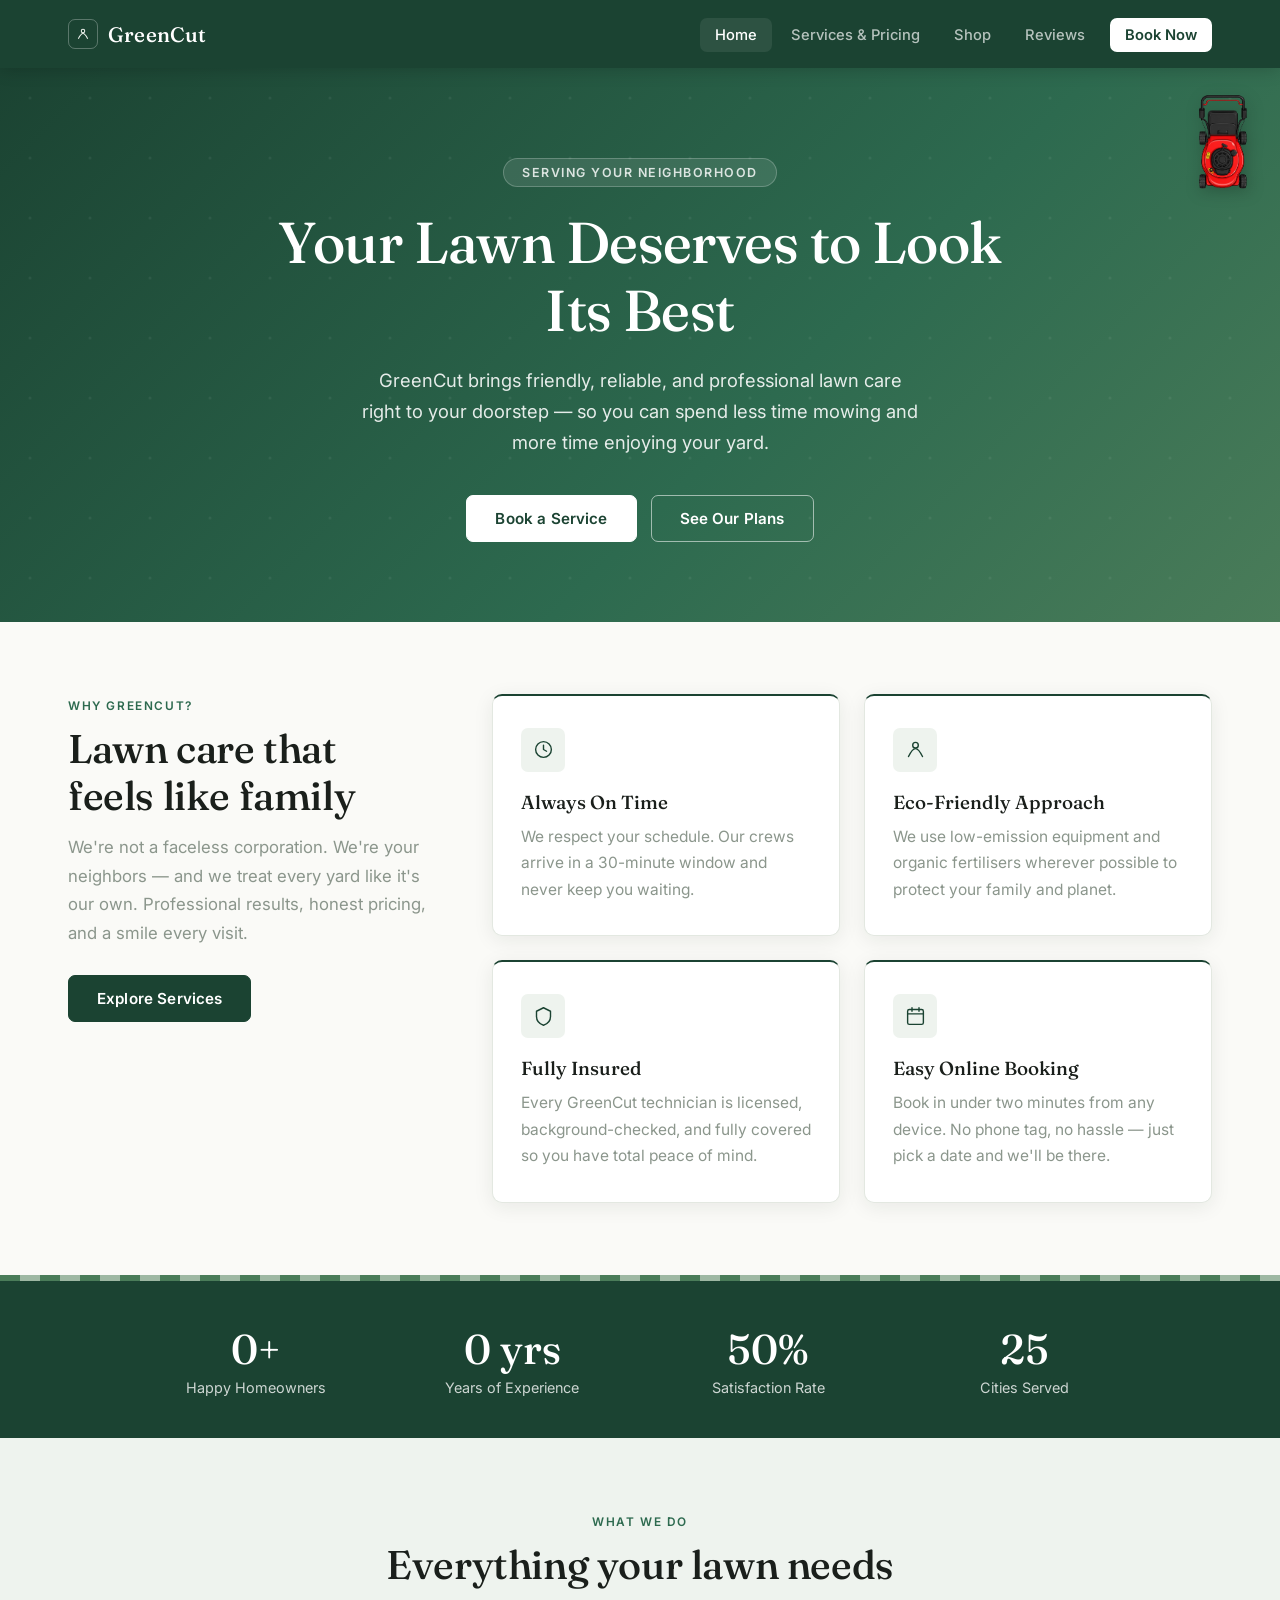
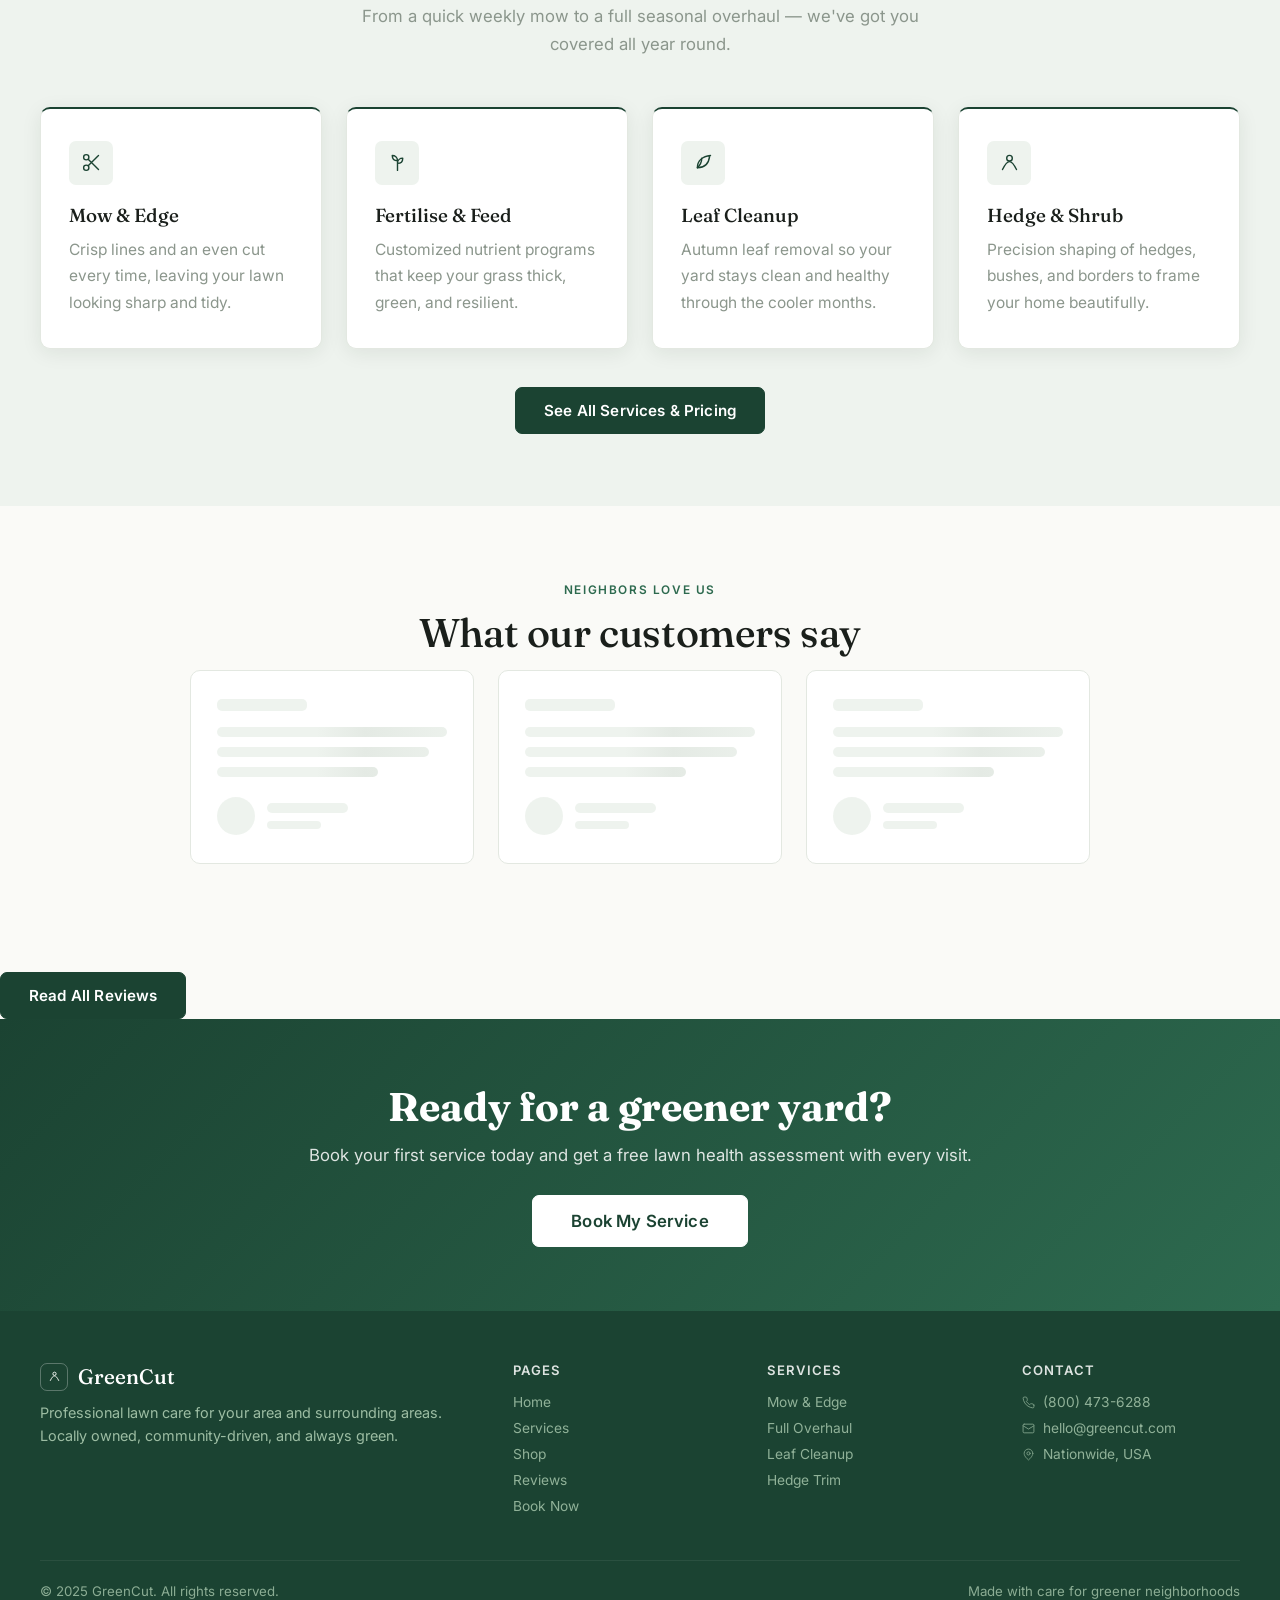
<file: storefront/index.html>
<!DOCTYPE html>
<html lang="en">

<head>
  <meta charset="UTF-8" />
  <meta name="viewport" content="width=device-width, initial-scale=1.0" />
  <title>{companyName} – Lawn Care</title>
  <link rel="stylesheet" href="style.css" />
</head>

<body>

  <!-- TOAST -->
  <div id="gc-toast" class="toast"></div>

  <!-- SIDEBAR MOWER -->
  <div id="sidebar-mower">
    <img src="lawnmover.png" alt="Lawn Mower">
    <div id="mower-trail"></div>
  </div>

  <!-- NAVBAR -->
  <nav id="navbar">
    <div id="nav-cut-overlay"></div>
    <img id="nav-mower" src="lawnmover.png" alt="Nav Mower">

    <div class="nav-inner">
      <a class="nav-logo" href="index.html">
        <span class="logo-mark"><svg width="14" height="14" viewBox="0 0 24 24" fill="none" stroke="#EEF3EE"
            stroke-width="1.8">
            <path d="M4 20c3-6 5-9 8-9s5 3 8 9" />
            <circle cx="12" cy="7" r="3" />
          </svg></span> <span data-bind="name">GreenCut</span>
      </a>
      <button class="hamburger" aria-label="Menu">
        <span></span><span></span><span></span>
      </button>
      <ul class="nav-links">
        <li><a href="index.html">Home</a></li>
        <li><a href="services.html">Services & Pricing</a></li>
        <li><a href="store.html">Shop</a></li>
        <li><a href="reviews.html">Reviews</a></li>
        <li><a href="booking.html" class="nav-cta">Book Now</a></li>
      </ul>
    </div>
  </nav>

  <!-- HERO -->
  <section class="hero">
    <div class="hero-content">
      <span class="hero-eyebrow">Serving <span data-bind="city">your neighborhood</span></span>
      <h1>Your Lawn Deserves to Look Its Best</h1>
      <p><span data-bind="name">GreenCut</span> brings friendly, reliable, and professional lawn care right to your
        doorstep — so you can spend less time mowing and more time enjoying your yard.</p>
      <div class="hero-btns">
        <a href="booking.html" class="btn btn-primary">Book a Service</a>
        <a href="services.html" class="btn btn-outline">See Our Plans</a>
      </div>
    </div>
  </section>

  <!-- WHY US -->
  <div class="section">
    <div style="display:flex;align-items:flex-start;gap:64px;flex-wrap:wrap">
      <div style="flex:1;min-width:280px">
        <span class="section-tag">Why <span data-bind="name">GreenCut</span>?</span>
        <h2 class="section-heading">Lawn care that feels like family</h2>
        <p class="section-sub">We're not a faceless corporation. We're your neighbors — and we treat every yard like
          it's our own. Professional results, honest pricing, and a smile every visit.</p>
        <a href="services.html" class="btn btn-green" style="margin-top:28px">Explore Services</a>
      </div>
      <div class="card-grid" style="flex:2;min-width:280px;margin-top:0">
        <div class="card">
          <div class="card-icon"><svg viewBox="0 0 24 24" fill="none" stroke="currentColor" stroke-width="1.6"
              stroke-linecap="round" stroke-linejoin="round">
              <circle cx="12" cy="12" r="9" />
              <path d="M12 7v5l3.5 2" />
            </svg></div>
          <h3>Always On Time</h3>
          <p>We respect your schedule. Our crews arrive in a 30-minute window and never keep you waiting.</p>
        </div>
        <div class="card">
          <div class="card-icon"><svg viewBox="0 0 24 24" fill="none" stroke="currentColor" stroke-width="1.6"
              stroke-linecap="round" stroke-linejoin="round">
              <path d="M4 20c3-6 5-9 8-9s5 3 8 9" />
              <circle cx="12" cy="7" r="3.2" />
            </svg></div>
          <h3>Eco-Friendly Approach</h3>
          <p>We use low-emission equipment and organic fertilisers wherever possible to protect your family and planet.
          </p>
        </div>
        <div class="card">
          <div class="card-icon"><svg viewBox="0 0 24 24" fill="none" stroke="currentColor" stroke-width="1.6"
              stroke-linecap="round" stroke-linejoin="round">
              <path d="M12 2l8 4v6c0 5-3.5 8.5-8 10-4.5-1.5-8-5-8-10V6l8-4Z" />
            </svg></div>
          <h3>Fully Insured</h3>
          <p>Every <span data-bind="name">GreenCut</span> technician is licensed, background-checked, and fully covered
            so you have total peace of mind.</p>
        </div>
        <div class="card">
          <div class="card-icon"><svg viewBox="0 0 24 24" fill="none" stroke="currentColor" stroke-width="1.6"
              stroke-linecap="round" stroke-linejoin="round">
              <rect x="3" y="4" width="18" height="17" rx="2" />
              <path d="M3 9h18M8 2v4M16 2v4" />
            </svg></div>
          <h3>Easy Online Booking</h3>
          <p>Book in under two minutes from any device. No phone tag, no hassle — just pick a date and we'll be there.
          </p>
        </div>
      </div>
    </div>
  </div>

  <div class="stripe-divider"></div>

  <!-- STATS STRIP -->
  <div class="stats-strip">
    <div class="stats-inner">
      <div class="stat-item">
        <div class="stat-num count-up" data-bind-target="yardsServed" data-target="0" data-suffix="+">0</div>
        <div class="stat-label">Happy Homeowners</div>
      </div>
      <div class="stat-item">
        <div class="stat-num count-up" data-bind-target="yearsExperience" data-target="0" data-suffix=" yrs">0</div>
        <div class="stat-label">Years of Experience</div>
      </div>
      <div class="stat-item">
        <div class="stat-num count-up" data-target="98" data-suffix="%">0</div>
        <div class="stat-label">Satisfaction Rate</div>
      </div>
      <div class="stat-item">
        <div class="stat-num count-up" data-target="32" data-suffix="">0</div>
        <div class="stat-label">Cities Served</div>
      </div>
    </div>
  </div>

  <!-- OUR SERVICES PREVIEW -->
  <div class="bg-pale">
    <div class="section">
      <div class="centered">
        <span class="section-tag">What We Do</span>
        <h2 class="section-heading">Everything your lawn needs</h2>
        <p class="section-sub">From a quick weekly mow to a full seasonal overhaul — we've got you covered all year
          round.</p>
      </div>
      <div class="card-grid">
        <div class="card">
          <div class="card-icon"><svg viewBox="0 0 24 24" fill="none" stroke="currentColor" stroke-width="1.6"
              stroke-linecap="round" stroke-linejoin="round">
              <path d="M6 6L20 20M6 20L20 6" stroke-opacity="0" />
              <circle cx="6" cy="6" r="3" />
              <circle cx="6" cy="18" r="3" />
              <path d="M8.5 8.5L20 20M20 4L8.5 15.5" />
            </svg></div>
          <h3>Mow & Edge</h3>
          <p>Crisp lines and an even cut every time, leaving your lawn looking sharp and tidy.</p>
        </div>
        <div class="card">
          <div class="card-icon"><svg viewBox="0 0 24 24" fill="none" stroke="currentColor" stroke-width="1.6"
              stroke-linecap="round" stroke-linejoin="round">
              <path d="M12 21V10M12 10C12 6 9 4 6 4c0 4 2 6 6 6ZM12 13c0-4 3-6 6-6 0 4-2 6-6 6Z" />
            </svg></div>
          <h3>Fertilise & Feed</h3>
          <p>Customized nutrient programs that keep your grass thick, green, and resilient.</p>
        </div>
        <div class="card">
          <div class="card-icon"><svg viewBox="0 0 24 24" fill="none" stroke="currentColor" stroke-width="1.6"
              stroke-linecap="round" stroke-linejoin="round">
              <path d="M20 4c-9 1-15 6-15 14 8 0 13-5 14-13" />
              <path d="M5 18c3-3 5-6 5-11" />
            </svg></div>
          <h3>Leaf Cleanup</h3>
          <p>Autumn leaf removal so your yard stays clean and healthy through the cooler months.</p>
        </div>
        <div class="card">
          <div class="card-icon"><svg viewBox="0 0 24 24" fill="none" stroke="currentColor" stroke-width="1.6"
              stroke-linecap="round" stroke-linejoin="round">
              <path d="M4 20c3-6 5-9 8-9s5 3 8 9" />
              <circle cx="12" cy="7" r="3.2" />
            </svg></div>
          <h3>Hedge & Shrub</h3>
          <p>Precision shaping of hedges, bushes, and borders to frame your home beautifully.</p>
        </div>
      </div>
      <div style="text-align:center;margin-top:38px">
        <a href="services.html" class="btn btn-green">See All Services & Pricing</a>
      </div>
    </div>
  </div>

  <!-- TESTIMONIAL SNIPPET -->
  <div class="section centered">
    <span class="section-tag">Neighbors Love Us</span>
    <h2 class="section-heading">What our customers say</h2>
    <div id="reviews-grid" class="reviews-grid" style="max-width:900px;margin:0 auto">_</div>
  </div>
  <a href="reviews.html" class="btn btn-green" style="margin-top:36px">Read All Reviews</a>
  </div>

  <!-- CTA BANNER -->
  <div
    style="background:linear-gradient(135deg,var(--green-dark),var(--green-main));color:#fff;padding:64px 28px;text-align:center">
    <h2 style="font-size:clamp(1.6rem,3.5vw,2.5rem);margin-bottom:14px">Ready for a greener yard?</h2>
    <p style="opacity:.85;font-size:1.05rem;margin-bottom:30px">Book your first service today and get a free lawn health
      assessment with every visit.</p>
    <a href="booking.html" class="btn btn-primary" style="font-size:1.05rem;padding:15px 38px">Book My Service</a>
  </div>

  <!-- FOOTER -->
  <footer>
    <div class="footer-inner">
      <div class="footer-brand">
        <div class="logo"><span class="logo-mark"><svg width="13" height="13" viewBox="0 0 24 24" fill="none"
              stroke="#EEF3EE" stroke-width="1.8">
              <path d="M4 20c3-6 5-9 8-9s5 3 8 9" />
              <circle cx="12" cy="7" r="3" />
            </svg></span> <span data-bind="name">GreenCut</span></div>
        <p>Professional lawn care for <span data-bind="city">your area</span> and surrounding areas. Locally owned,
          community-driven, and always green.</p>
      </div>
      <div class="footer-col">
        <h4>Pages</h4>
        <a href="index.html">Home</a>
        <a href="services.html">Services</a>
        <a href="store.html">Shop</a>
        <a href="reviews.html">Reviews</a>
        <a href="booking.html">Book Now</a>
      </div>
      <div class="footer-col">
        <h4>Services</h4>
        <a href="services.html">Mow & Edge</a>
        <a href="services.html">Full Overhaul</a>
        <a href="services.html">Leaf Cleanup</a>
        <a href="services.html">Hedge Trim</a>
      </div>
      <div class="footer-col">
        <h4>Contact</h4>
        <a data-bind-attr="href-tel:phone"><svg width="12" height="12" viewBox="0 0 24 24" fill="none"
            stroke="currentColor" stroke-width="1.8" stroke-linecap="round" stroke-linejoin="round">
            <path
              d="M22 16.92v3a2 2 0 0 1-2.18 2 19.79 19.79 0 0 1-8.63-3.07 19.5 19.5 0 0 1-6-6 19.79 19.79 0 0 1-3.07-8.67A2 2 0 0 1 4.11 2h3a2 2 0 0 1 2 1.72c.127.96.361 1.903.7 2.81a2 2 0 0 1-.45 2.11L8.09 9.91a16 16 0 0 0 6 6l1.27-1.27a2 2 0 0 1 2.11-.45c.907.339 1.85.573 2.81.7A2 2 0 0 1 22 16.92z" />
          </svg><span data-bind="phone">(800) 473-6288</span></a>
        <a data-bind-attr="href-mailto:email"><svg width="12" height="12" viewBox="0 0 24 24" fill="none"
            stroke="currentColor" stroke-width="1.8" stroke-linecap="round" stroke-linejoin="round">
            <rect x="2" y="4" width="20" height="16" rx="2" />
            <path d="m22 7-10 6L2 7" />
          </svg><span data-bind="email">hello@greencut.com</span></a>
        <a><svg width="12" height="12" viewBox="0 0 24 24" fill="none" stroke="currentColor" stroke-width="1.8"
            stroke-linecap="round" stroke-linejoin="round">
            <path d="M20 10c0 6-8 12-8 12s-8-6-8-12a8 8 0 0 1 16 0z" />
            <circle cx="12" cy="10" r="3" />
          </svg><span data-bind="city">Nationwide, USA</span></a>
      </div>
    </div>
    <div class="footer-bottom">
      <span>© 2025 <span data-bind="name">GreenCut</span>. All rights reserved.</span>
      <span>Made with care for <span data-bind="city">greener neighborhoods</span></span>
    </div>
  </footer>

  <script src="js/api.js"></script>
  <script src="js/main.js"></script>
</body>

</html>
</file>
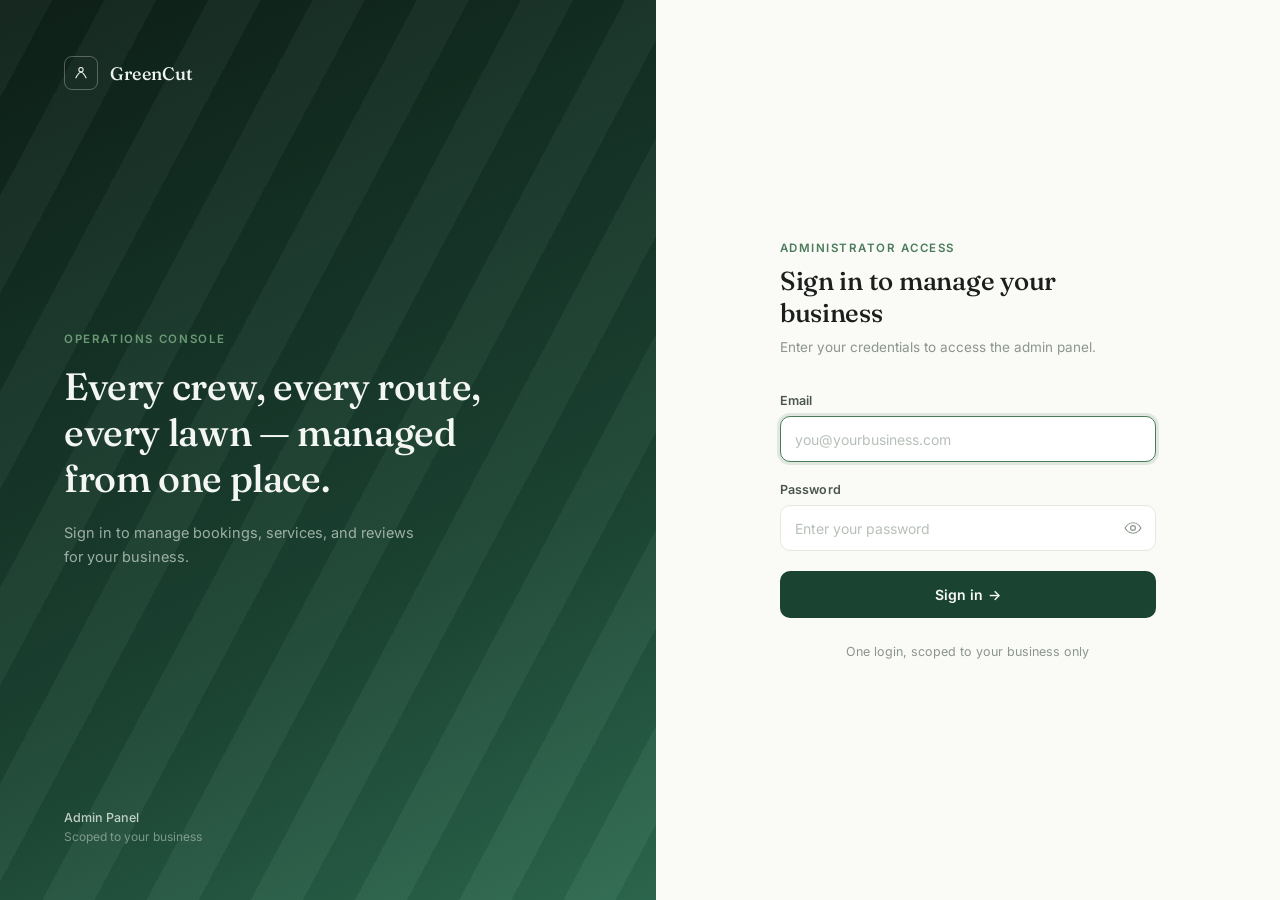
<file: admin-panel/dashboard.html>
<!DOCTYPE html>
<html lang="en">

<head>
  <meta charset="UTF-8" />
  <meta name="viewport" content="width=device-width, initial-scale=1.0" />
  <title>GreenCut — Admin Dashboard</title>
  <link rel="stylesheet" href="style.css" />
</head>


<body>

  <div id="gc-toast" class="gc-toast"></div>

  <div class="admin-shell">

    <!-- ── SIDEBAR ── -->
    <aside class="admin-sidebar" id="admin-sidebar">
      <div class="sidebar-brand">
        <div class="sidebar-brandmark">
          <svg width="15" height="15" viewBox="0 0 24 24" fill="none" stroke="#EEF3EE" stroke-width="1.7">
            <path d="M4 20c3-6 5-9 8-9s5 3 8 9" />
            <circle cx="12" cy="7" r="3.2" />
          </svg>
        </div>
        <div class="sidebar-brandname">
          GreenCut
          <span>Admin Console</span>
        </div>
      </div>

      <nav class="admin-nav">
        <div class="nav-section-label">Operations</div>

        <a data-panel="dashboard" class="active">
          <svg class="nav-icon" viewBox="0 0 24 24" fill="none" stroke="currentColor" stroke-width="1.8">
            <rect x="3" y="3" width="7" height="7" rx="1.5" />
            <rect x="14" y="3" width="7" height="7" rx="1.5" />
            <rect x="3" y="14" width="7" height="7" rx="1.5" />
            <rect x="14" y="14" width="7" height="7" rx="1.5" />
          </svg>
          Dashboard
        </a>

        <a data-panel="bookings">
          <svg class="nav-icon" viewBox="0 0 24 24" fill="none" stroke="currentColor" stroke-width="1.8">
            <rect x="3" y="4" width="18" height="18" rx="2" />
            <path d="M16 2v4M8 2v4M3 10h18" />
          </svg>
          Bookings
        </a>

        <a data-panel="orders" style="position:relative">
          <svg class="nav-icon" viewBox="0 0 24 24" fill="none" stroke="currentColor" stroke-width="1.8">
            <circle cx="9" cy="21" r="1" />
            <circle cx="20" cy="21" r="1" />
            <path d="M1 1h4l2.68 13.39a2 2 0 0 0 2 1.61h9.72a2 2 0 0 0 2-1.61L23 6H6" />
          </svg>
          Orders
          <span id="orders-badge" class="nav-badge"></span>
        </a>

        <a href="services.html">
          <svg class="nav-icon" viewBox="0 0 24 24" fill="none" stroke="currentColor" stroke-width="1.8">
            <path d="M12 2a7 7 0 0 1 7 7c0 4-7 13-7 13S5 13 5 9a7 7 0 0 1 7-7z" />
            <circle cx="12" cy="9" r="2.5" />
          </svg>
          Services &amp; Plans
        </a>

        <a href="products.html">
          <svg class="nav-icon" viewBox="0 0 24 24" fill="none" stroke="currentColor" stroke-width="1.8">
            <rect x="1" y="9" width="14" height="8" rx="1" />
            <path d="M15 12h4l3 3v2h-7" />
            <circle cx="6" cy="19" r="1.6" />
            <circle cx="17.5" cy="19" r="1.6" />
          </svg>
          Shop &amp; Products
        </a>

        <!-- <a data-panel="sales">
          <svg class="nav-icon" viewBox="0 0 24 24" fill="none" stroke="currentColor" stroke-width="1.8">
            <polyline points="22 7 13.5 15.5 8.5 10.5 2 17" />
            <polyline points="16 7 22 7 22 13" />
          </svg>
          Sales Analytics
        </a> -->

        <a data-panel="reviews" style="position:relative">
          <svg class="nav-icon" viewBox="0 0 24 24" fill="none" stroke="currentColor" stroke-width="1.8">
            <polygon
              points="12 2 15.09 8.26 22 9.27 17 14.14 18.18 21.02 12 17.77 5.82 21.02 7 14.14 2 9.27 8.91 8.26 12 2" />
          </svg>
          Reviews
          <span id="reviews-badge" class="nav-badge"></span>
        </a>

        <div style="flex:1"></div>

        <div class="sidebar-footer">
          <button onclick="openChangePassword()" class="nav-link"
            style="display:flex;align-items:center;gap:10px;padding:10px 24px;font-size:13.5px;font-weight:500;color:rgba(238,243,238,.5);background:none;border:none;width:100%;cursor:pointer;transition:color .15s">
            <svg class="nav-icon" viewBox="0 0 24 24" fill="none" stroke="currentColor" stroke-width="1.8">
              <rect x="3" y="11" width="18" height="11" rx="2" />
              <path d="M7 11V7a5 5 0 0 1 10 0v4" />
            </svg>
            Change Password
          </button>
          <button id="logout-btn" class="nav-link"
            style="display:flex;align-items:center;gap:10px;padding:10px 24px;font-size:13.5px;font-weight:500;color:rgba(238,243,238,.5);background:none;border:none;width:100%;cursor:pointer;transition:color .15s">
            <svg class="nav-icon" viewBox="0 0 24 24" fill="none" stroke="currentColor" stroke-width="1.8">
              <path d="M9 21H5a2 2 0 0 1-2-2V5a2 2 0 0 1 2-2h4" />
              <polyline points="16 17 21 12 16 7" />
              <line x1="21" y1="12" x2="9" y2="12" />
            </svg>
            Sign Out
          </button>
        </div>
      </nav>
    </aside>

    <!-- ── MAIN ── -->
    <div class="admin-main">

      <!-- Topbar -->
      <header class="admin-topbar">
        <div class="topbar-left">
          <button class="sidebar-toggle-btn" id="sidebar-toggle" aria-label="Toggle sidebar">
            <svg width="20" height="20" viewBox="0 0 24 24" fill="none" stroke="currentColor" stroke-width="2">
              <line x1="3" y1="6" x2="21" y2="6" />
              <line x1="3" y1="12" x2="21" y2="12" />
              <line x1="3" y1="18" x2="21" y2="18" />
            </svg>
          </button>
          <span class="topbar-title" id="panel-title">Dashboard</span>
        </div>
        <div class="topbar-right">
          <span class="topbar-date" id="admin-date"></span>
          <div class="topbar-avatar">A</div>
        </div>
      </header>

      <div class="admin-content">

        <!-- ══════════════════════════════
            DASHBOARD PANEL
      ══════════════════════════════ -->
        <div id="panel-dashboard" class="admin-panel active">

          <!-- Stat Cards -->
          <div class="stat-grid">
            <div class="stat-card">
              <div class="stat-eyebrow">Total Bookings</div>
              <div class="stat-value" id="dash-total-bookings">—</div>
              <div class="stat-sub">All time</div>
            </div>
            <div class="stat-card amber">
              <div class="stat-eyebrow">This Month</div>
              <div class="stat-value" id="dash-month-bookings">—</div>
              <div class="stat-sub">Bookings this month</div>
            </div>
            <div class="stat-card violet">
              <div class="stat-eyebrow">Pending</div>
              <div class="stat-value" id="dash-pending">—</div>
              <div class="stat-sub">Awaiting confirmation</div>
            </div>
            <div class="stat-card blue">
              <div class="stat-eyebrow">Total Revenue</div>
              <div class="stat-value" id="dash-revenue">—</div>
              <div class="stat-sub" id="dash-month-revenue">— this month</div>
            </div>
          </div>

          <!-- Recent Bookings -->
          <div class="table-card">
            <div class="table-header">
              <span class="table-title">Recent Bookings</span>
              <a class="table-action-link" data-panel="bookings">View all →</a>
            </div>
            <div class="table-scroll">
              <table>
                <thead>
                  <tr>
                    <th>ID</th>
                    <th>Customer</th>
                    <th>Service</th>
                    <th>Service Date</th>
                    <th>Status</th>
                  </tr>
                </thead>
                <tbody id="recent-bookings-body">
                  <tr>
                    <td colspan="5" style="text-align:center;color:var(--ink-400);padding:32px">Loading…</td>
                  </tr>
                </tbody>
              </table>
            </div>
          </div>

          <!-- Mini stats -->
          <div class="mini-stat-row">
            <div class="mini-stat">
              <div class="mini-stat-label">Active Services</div>
              <div class="mini-stat-value" id="dash-svc-count">—</div>
            </div>
            <div class="mini-stat">
              <div class="mini-stat-label">Completion Rate</div>
              <div class="mini-stat-value" id="dash-complete-rate">—</div>
            </div>
            <div class="mini-stat">
              <div class="mini-stat-label">Avg. Job Value</div>
              <div class="mini-stat-value" id="dash-avg-job">—</div>
            </div>
          </div>

        </div><!-- /panel-dashboard -->


        <!-- ══════════════════════════════
            BOOKINGS PANEL
      ══════════════════════════════ -->
        <div id="panel-bookings" class="admin-panel">
          <div class="table-card">
            <div class="table-header">
              <span class="table-title">All Bookings</span>
              <div class="search-wrap">
                <svg viewBox="0 0 24 24" fill="none" stroke="currentColor" stroke-width="2">
                  <circle cx="11" cy="11" r="8" />
                  <line x1="21" y1="21" x2="16.65" y2="16.65" />
                </svg>
                <input class="search-input" id="booking-search" type="text" placeholder="Name, phone, ID…" />
              </div>
            </div>
            <div class="table-scroll">
              <table>
                <thead>
                  <tr>
                    <th>ID</th>
                    <th>Customer</th>
                    <th>Phone</th>
                    <th>Service</th>
                    <th>Service Date</th>
                    <th>Submitted</th>
                    <th>Status</th>
                    <th>Actions</th>
                  </tr>
                </thead>
                <tbody id="bookings-body">
                  <tr>
                    <td colspan="8" style="text-align:center;color:var(--ink-400);padding:40px">Loading…</td>
                  </tr>
                </tbody>
              </table>
            </div>
          </div>
        </div><!-- /panel-bookings -->


        <!-- ══════════════════════════════
            ORDERS PANEL
      ══════════════════════════════ -->
        <div id="panel-orders" class="admin-panel">
          <div class="table-card">
            <div class="table-header">
              <span class="table-title">Equipment Orders</span>
              <div class="search-wrap">
                <svg viewBox="0 0 24 24" fill="none" stroke="currentColor" stroke-width="2">
                  <circle cx="11" cy="11" r="8" />
                  <line x1="21" y1="21" x2="16.65" y2="16.65" />
                </svg>
                <input class="search-input" id="order-search" type="text" placeholder="Name, phone, ID…" />
              </div>
            </div>
            <div class="table-scroll">
              <table>
                <thead>
                  <tr>
                    <th>ID</th>
                    <th>Customer</th>
                    <th>Phone</th>
                    <th>Items</th>
                    <th>Fulfillment</th>
                    <th>Preferred Date</th>
                    <th>Submitted</th>
                    <th>Status</th>
                    <th>Actions</th>
                  </tr>
                </thead>
                <tbody id="orders-body">
                  <tr>
                    <td colspan="9" style="text-align:center;color:var(--ink-400);padding:40px">Loading…</td>
                  </tr>
                </tbody>
              </table>
            </div>
          </div>
        </div><!-- /panel-orders -->


        <!-- ══════════════════════════════
            SALES PANEL
      ══════════════════════════════ -->
        <div id="panel-sales" class="admin-panel">

          <!-- Revenue window card -->
          <div class="revenue-card">
            <div>
              <div class="revenue-label">Revenue</div>
              <div class="revenue-figure" id="window-revenue">$0</div>
              <div style="font-size:12px;color:var(--ink-400);margin-top:4px" id="window-label">This Month</div>
            </div>
            <div class="window-btns">
              <button class="window-btn active" data-window="1m" onclick="setRevenueWindow('1m')">1M</button>
              <button class="window-btn" data-window="3m" onclick="setRevenueWindow('3m')">3M</button>
              <button class="window-btn" data-window="6m" onclick="setRevenueWindow('6m')">6M</button>
              <button class="window-btn" data-window="12m" onclick="setRevenueWindow('12m')">1Y</button>
            </div>
          </div>

          <!-- Year cards -->
          <div class="stat-grid" style="margin-bottom:24px">
            <div class="stat-card">
              <div class="stat-eyebrow">Yearly Revenue</div>
              <div class="stat-value" id="yearly-revenue">—</div>
              <div class="stat-sub" id="current-year-label">—</div>
            </div>
            <div class="stat-card amber">
              <div class="stat-eyebrow">Yearly Bookings</div>
              <div class="stat-value" id="yearly-bookings">—</div>
              <div class="stat-sub">Submitted this year</div>
            </div>
          </div>

          <!-- Charts -->
          <div class="chart-row">
            <div class="chart-card">
              <div class="chart-card-title">Monthly Revenue — Last 6 Months</div>
              <div class="bar-chart" id="bar-chart">
                <div style="color:var(--ink-400);font-size:12.5px;width:100%;text-align:center">Loading…</div>
              </div>
            </div>
            <div class="chart-card">
              <div class="chart-card-title">Booking Volume</div>
              <div class="bar-chart" id="vol-chart">
                <div style="color:var(--ink-400);font-size:12.5px;width:100%;text-align:center">Loading…</div>
              </div>
            </div>
          </div>

          <div class="chart-card">
            <div class="chart-card-title">Bookings by Service</div>
            <div class="donut-area" style="margin-top:12px">
              <div id="donut-svg"></div>
              <div class="donut-legend" id="donut-legend">
                <div style="color:var(--ink-400);font-size:12.5px">Loading…</div>
              </div>
            </div>
          </div>

        </div><!-- /panel-sales -->


        <!-- ══════════════════════════════
            REVIEWS PANEL
      ══════════════════════════════ -->
        <div id="panel-reviews" class="admin-panel">
          <div class="table-card">
            <div class="table-header">
              <span class="table-title">Review Moderation</span>
              <span style="font-size:12.5px;color:var(--ink-400)">Approve to publish on the public site</span>
            </div>
            <div class="table-scroll">
              <table>
                <thead>
                  <tr>
                    <th>Reviewer</th>
                    <th>Rating</th>
                    <th>Review</th>
                    <th>Submitted</th>
                    <th>Status</th>
                    <th>Actions</th>
                  </tr>
                </thead>
                <tbody id="reviews-body">
                  <tr>
                    <td colspan="6" style="text-align:center;color:var(--ink-400);padding:40px">Loading…</td>
                  </tr>
                </tbody>
              </table>
            </div>
          </div>
        </div><!-- /panel-reviews -->

      </div><!-- /admin-content -->
    </div><!-- /admin-main -->
  </div><!-- /admin-shell -->

  <script src="js/admin-api.js"></script>
  <script src="js/admin-ui.js"></script>

  <div id="change-password-modal"
    style="display:none;position:fixed;inset:0;background:rgba(0,0,0,.45);z-index:1000;align-items:center;justify-content:center">
    <div
      style="background:#fff;border-radius:12px;padding:36px 32px;width:100%;max-width:420px;position:relative;box-shadow:0 8px 40px rgba(0,0,0,.18)">
      <button onclick="closeChangePassword()"
        style="position:absolute;top:14px;right:16px;background:none;border:none;font-size:1.3rem;cursor:pointer;color:#9ca3af">✕</button>
      <h3 style="font-size:1.1rem;color:var(--ink-900);margin-bottom:4px;font-weight:700">Change Password</h3>
      <p style="font-size:.85rem;color:var(--ink-400);margin-bottom:22px">Choose a strong password you haven't used
        before.</p>

      <div id="cp-error"
        style="display:none;background:#fce4ec;color:#c62828;font-size:.84rem;padding:10px 14px;border-radius:8px;margin-bottom:14px">
      </div>
      <div id="cp-success"
        style="display:none;background:#e8f5e9;color:#2e7d32;font-size:.84rem;padding:10px 14px;border-radius:8px;margin-bottom:14px">
      </div>

      <div style="margin-bottom:13px">
        <label style="display:block;font-size:.84rem;font-weight:600;color:var(--ink-900);margin-bottom:5px">Current
          Password</label>
        <div style="position:relative;display:flex;align-items:center">
          <input type="password" id="cp-current" placeholder="••••••••"
            style="width:100%;padding:9px 38px 9px 13px;border:1.5px solid var(--line);border-radius:8px;font-size:.93rem;outline:none;box-sizing:border-box" />
          <button type="button" onclick="toggleCpField('cp-current', this)"
            style="position:absolute;right:10px;background:none;border:none;cursor:pointer;padding:0;color:#9ca3af;display:flex">
            <svg class="eye-icon" viewBox="0 0 24 24" fill="none" stroke="currentColor" stroke-width="1.6"
              stroke-linecap="round" stroke-linejoin="round" width="18" height="18">
              <path d="M1.5 12S5 5 12 5s10.5 7 10.5 7-3.5 7-10.5 7S1.5 12 1.5 12Z" />
              <circle cx="12" cy="12" r="3.2" />
            </svg>
          </button>
        </div>
      </div>

      <div style="margin-bottom:13px">
        <label style="display:block;font-size:.84rem;font-weight:600;color:var(--ink-900);margin-bottom:5px">New
          Password</label>
        <div style="position:relative;display:flex;align-items:center">
          <input type="password" id="cp-new" placeholder="••••••••"
            style="width:100%;padding:9px 38px 9px 13px;border:1.5px solid var(--line);border-radius:8px;font-size:.93rem;outline:none;box-sizing:border-box" />
          <button type="button" onclick="toggleCpField('cp-new', this)"
            style="position:absolute;right:10px;background:none;border:none;cursor:pointer;padding:0;color:#9ca3af;display:flex">
            <svg class="eye-icon" viewBox="0 0 24 24" fill="none" stroke="currentColor" stroke-width="1.6"
              stroke-linecap="round" stroke-linejoin="round" width="18" height="18">
              <path d="M1.5 12S5 5 12 5s10.5 7 10.5 7-3.5 7-10.5 7S1.5 12 1.5 12Z" />
              <circle cx="12" cy="12" r="3.2" />
            </svg>
          </button>
        </div>
      </div>

      <div style="margin-bottom:22px">
        <label style="display:block;font-size:.84rem;font-weight:600;color:var(--ink-900);margin-bottom:5px">Confirm New
          Password</label>
        <div style="position:relative;display:flex;align-items:center">
          <input type="password" id="cp-confirm" placeholder="Repeat new password"
            style="width:100%;padding:9px 38px 9px 13px;border:1.5px solid var(--line);border-radius:8px;font-size:.93rem;outline:none;box-sizing:border-box" />
          <button type="button" onclick="toggleCpField('cp-confirm', this)"
            style="position:absolute;right:10px;background:none;border:none;cursor:pointer;padding:0;color:#9ca3af;display:flex">
            <svg class="eye-icon" viewBox="0 0 24 24" fill="none" stroke="currentColor" stroke-width="1.6"
              stroke-linecap="round" stroke-linejoin="round" width="18" height="18">
              <path d="M1.5 12S5 5 12 5s10.5 7 10.5 7-3.5 7-10.5 7S1.5 12 1.5 12Z" />
              <circle cx="12" cy="12" r="3.2" />
            </svg>
          </button>
        </div>
      </div>

      <div style="display:flex;gap:10px;justify-content:flex-end">
        <button onclick="closeChangePassword()"
          style="padding:9px 20px;border-radius:40px;border:1.5px solid var(--line);background:none;font-size:.88rem;font-weight:600;cursor:pointer;color:var(--ink-600)">Cancel</button>

        <button onclick="submitChangePassword()" id="cp-submit-btn"
          style="padding:9px 22px;border-radius:40px;border:none;background:var(--forest-800);color:#fff;font-size:.88rem;font-weight:600;cursor:pointer">Update
          Password</button>
      </div>
    </div>
  </div>
  <div class="modal-overlay" id="gc-delete-modal">
    <div class="modal-box" style="max-width: 400px; text-align: center; padding: 40px 24px;">
      <!-- Close action explicitly disabled during execution states to prevent breaking states -->
      <button class="modal-close" id="delete-modal-close" onclick="closeDeleteModal()">✕</button>

      <!-- Status Icon/Graphic Wrapper -->
      <div id="delete-modal-icon-wrap"
        style="margin-bottom: 20px; display: inline-flex; align-items: center; justify-content: center; width: 64px; height: 64px; border-radius: 50%;">
        <!-- Icon gets dynamically inserted by Javascript -->
      </div>

      <h3 class="modal-title" id="delete-modal-title" style="margin-bottom: 8px; font-size: 1.25rem;">Confirm Action
      </h3>
      <p id="delete-modal-desc"
        style="font-size: 0.9rem; color: var(--ink-600); line-height: 1.5; margin-bottom: 28px;">
        Are you sure you want to proceed? This step cannot be undone.
      </p>

      <!-- Action Bar Container -->
      <div id="delete-modal-actions" style="display: flex; gap: 12px; justify-content: center;">
        <button class="btn btn-ghost btn-sm" onclick="closeDeleteModal()"
          style="border-radius: 40px; padding: 9px 24px;">Cancel</button>
        <button class="btn btn-sm" id="delete-modal-confirm-btn"
          style="background: var(--red); color: #fff; border-radius: 40px; padding: 9px 24px;">Delete</button>
      </div>
    </div>
  </div>
</body>

</html>
</file>
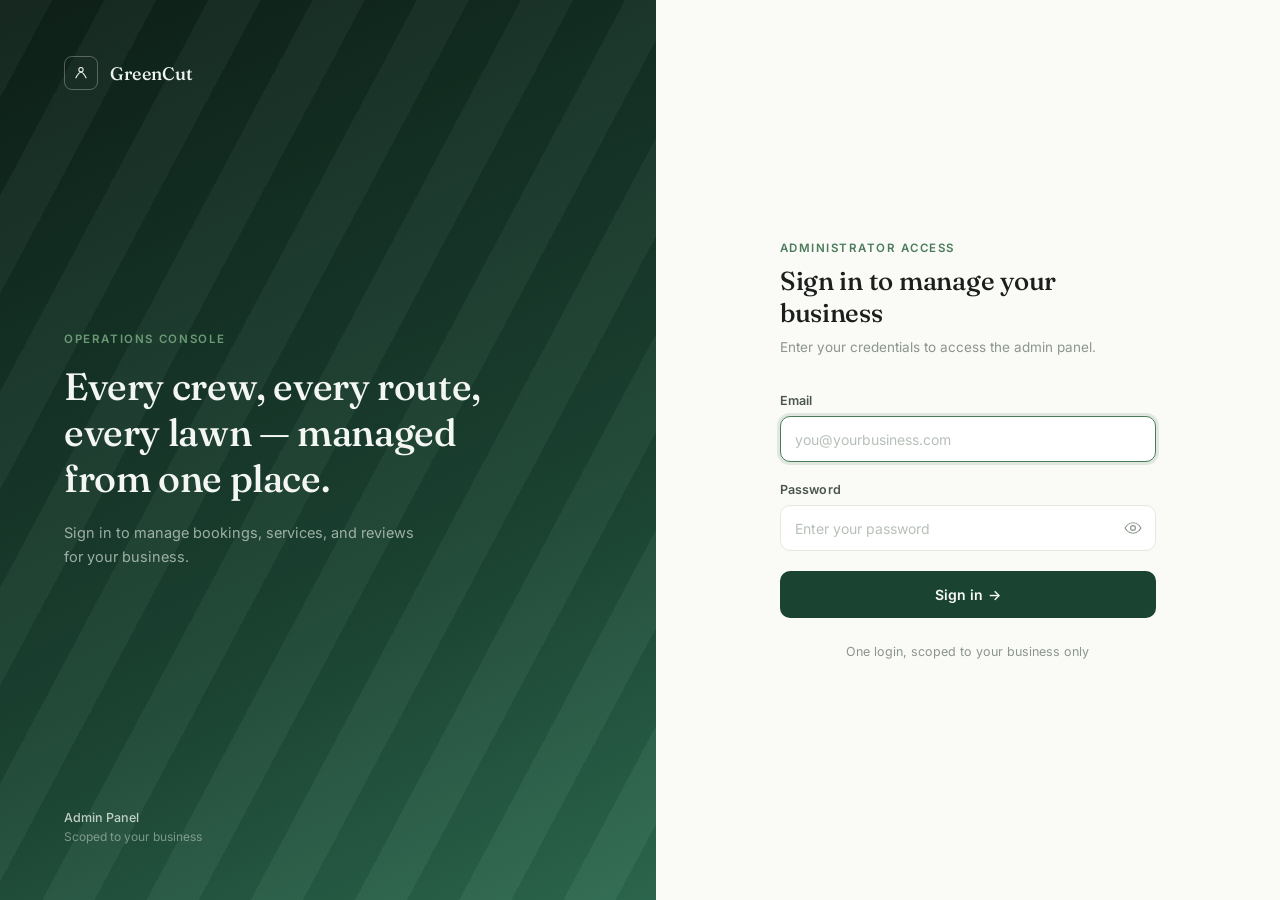
<file: admin-panel/login.html>
<!DOCTYPE html>
<html lang="en">

<head>
    <meta charset="UTF-8" />
    <meta name="viewport" content="width=device-width, initial-scale=1.0" />
    <title>Admin Login</title>
    <link rel="preconnect" href="https://fonts.googleapis.com">
    <link rel="preconnect" href="https://fonts.gstatic.com" crossorigin>
    <link rel="icon" type="image/x-icon" href="favicon.ico">
    <link
        href="https://fonts.googleapis.com/css2?family=Fraunces:opsz,wght@9..144,400;9..144,500;9..144,600&family=Inter:wght@400;500;600&display=swap"
        rel="stylesheet">
    <style>
        :root {
            --forest-950: #0E2018;
            --forest-900: #12281E;
            --forest-800: #1B4332;
            --forest-600: #2D6A4F;
            --moss-500: #4A7C59;
            --moss-400: #6B9A76;
            --sage-200: #D8E4D9;
            --sage-100: #EEF3EE;
            --cream-50: #FAFAF7;
            --ink-900: #1A1F1B;
            --ink-600: #4B564D;
            --ink-400: #8B968C;
            --line: #E3E8E1;
            --radius: 10px;
            --ease: cubic-bezier(.22, .61, .36, 1);
        }

        * {
            box-sizing: border-box;
            margin: 0;
            padding: 0;
        }

        html,
        body {
            height: 100%;
            width: 100%;
        }

        body {
            font-family: 'Inter', -apple-system, BlinkMacSystemFont, sans-serif;
            background: var(--cream-50);
            color: var(--ink-900);
            -webkit-font-smoothing: antialiased;
        }

        a {
            color: inherit;
        }

        .screen {
            display: grid;
            grid-template-columns: 1.05fr 1fr;
            min-height: 100vh;
            width: 100%;
        }

        /* ---------- left brand panel ---------- */
        .panel-left {
            position: relative;
            background: linear-gradient(155deg, var(--forest-950) 0%, var(--forest-800) 62%, var(--forest-600) 100%);
            overflow: hidden;
            display: flex;
            flex-direction: column;
            justify-content: space-between;
            padding: 56px 64px;
            color: var(--sage-100);
        }

        .stripes {
            position: absolute;
            inset: 0;
            background-image: repeating-linear-gradient(118deg,
                    rgba(255, 255, 255, 0.035) 0px,
                    rgba(255, 255, 255, 0.035) 46px,
                    rgba(0, 0, 0, 0.05) 46px,
                    rgba(0, 0, 0, 0.05) 92px);
            opacity: 0;
            animation: fadeStripes 1.1s var(--ease) 0.15s forwards;
        }

        .mow-line {
            position: absolute;
            top: 0;
            left: -10%;
            width: 10%;
            height: 100%;
            background: linear-gradient(90deg, transparent, rgba(255, 255, 255, 0.16), transparent);
            animation: mowSweep 1.35s var(--ease) 0.05s forwards;
        }

        @keyframes mowSweep {
            to {
                left: 110%;
            }
        }

        @keyframes fadeStripes {
            to {
                opacity: 1;
            }
        }

        .brand {
            position: relative;
            z-index: 2;
            display: flex;
            align-items: center;
            gap: 12px;
            opacity: 0;
            animation: riseIn .6s var(--ease) .5s forwards;
        }

        .brand-mark {
            width: 34px;
            height: 34px;
            border-radius: 8px;
            border: 1px solid rgba(255, 255, 255, 0.28);
            display: flex;
            align-items: center;
            justify-content: center;
            flex-shrink: 0;
        }

        .brand-name {
            font-family: 'Fraunces', serif;
            font-size: 18px;
            letter-spacing: 0.01em;
            font-weight: 500;
        }

        .panel-copy {
            position: relative;
            z-index: 2;
            max-width: 420px;
            opacity: 0;
            animation: riseIn .7s var(--ease) .68s forwards;
        }

        .panel-eyebrow {
            font-size: 11.5px;
            letter-spacing: 0.14em;
            text-transform: uppercase;
            color: var(--moss-400);
            font-weight: 600;
            margin-bottom: 18px;
        }

        .panel-heading {
            font-family: 'Fraunces', serif;
            font-weight: 500;
            font-size: clamp(28px, 3vw, 38px);
            line-height: 1.22;
            color: #F3F6F2;
            letter-spacing: -0.01em;
        }

        .panel-sub {
            margin-top: 18px;
            font-size: 14.5px;
            line-height: 1.65;
            color: rgba(238, 243, 238, 0.62);
            max-width: 360px;
        }

        .panel-foot {
            position: relative;
            z-index: 2;
            display: flex;
            justify-content: space-between;
            align-items: flex-end;
            font-size: 12px;
            color: rgba(238, 243, 238, 0.45);
            opacity: 0;
            animation: riseIn .6s var(--ease) .85s forwards;
        }

        .panel-foot .season {
            display: flex;
            flex-direction: column;
            gap: 4px;
        }

        .panel-foot .season strong {
            color: rgba(238, 243, 238, 0.78);
            font-weight: 500;
            font-size: 12.5px;
        }

        @keyframes riseIn {
            from {
                opacity: 0;
                transform: translateY(10px);
            }

            to {
                opacity: 1;
                transform: translateY(0);
            }
        }

        /* ---------- right form panel ---------- */
        .panel-right {
            background: var(--cream-50);
            display: flex;
            align-items: center;
            justify-content: center;
            padding: 40px 24px;
            position: relative;
        }

        .form-wrap {
            width: 100%;
            max-width: 376px;
            opacity: 0;
            animation: riseIn .6s var(--ease) .55s forwards;
        }

        .mobile-brand {
            display: none;
        }

        .form-head {
            margin-bottom: 36px;
        }

        .form-eyebrow {
            font-size: 11.5px;
            letter-spacing: 0.13em;
            text-transform: uppercase;
            color: var(--moss-500);
            font-weight: 600;
            margin-bottom: 10px;
        }

        .form-title {
            font-family: 'Fraunces', serif;
            font-size: 26px;
            font-weight: 500;
            color: var(--ink-900);
            letter-spacing: -0.01em;
        }

        .form-desc {
            margin-top: 8px;
            font-size: 13.5px;
            color: var(--ink-400);
            line-height: 1.5;
        }

        .error-msg {
            background: #FBEAE9;
            color: #B3261E;
            font-size: 13px;
            padding: 11px 14px;
            border-radius: var(--radius);
            margin-bottom: 18px;
            display: none;
            align-items: center;
            gap: 8px;
            border: 1px solid #F1CFCC;
        }

        .field {
            margin-bottom: 20px;
        }

        .field label {
            display: block;
            font-size: 12.5px;
            font-weight: 600;
            color: var(--ink-600);
            margin-bottom: 8px;
            letter-spacing: 0.01em;
        }

        .input-wrap {
            position: relative;
            display: flex;
            align-items: center;
        }

        .input-wrap input {
            width: 100%;
            height: 46px;
            border: 1px solid var(--line);
            border-radius: var(--radius);
            background: #fff;
            padding: 0 14px;
            font-size: 14px;
            font-family: 'Inter', sans-serif;
            color: var(--ink-900);
            transition: border-color .18s var(--ease), box-shadow .18s var(--ease);
        }

        .input-wrap input::placeholder {
            color: #B7C0B8;
        }

        .input-wrap input:hover {
            border-color: #C7D2C8;
        }

        .input-wrap input:focus {
            outline: none;
            border-color: var(--moss-500);
            box-shadow: 0 0 0 3px rgba(74, 124, 89, 0.14);
        }

        .input-wrap.has-icon input {
            padding-right: 44px;
        }

        .toggle-eye {
            position: absolute;
            right: 6px;
            width: 34px;
            height: 34px;
            display: flex;
            align-items: center;
            justify-content: center;
            background: none;
            border: none;
            cursor: pointer;
            color: var(--ink-400);
            border-radius: 7px;
            transition: color .15s var(--ease), background .15s var(--ease);
        }

        .toggle-eye:hover {
            color: var(--forest-800);
            background: var(--sage-100);
        }

        .toggle-eye:focus-visible {
            outline: 2px solid var(--moss-500);
            outline-offset: 1px;
        }

        .toggle-eye svg {
            width: 18px;
            height: 18px;
        }

        .btn-login {
            width: 100%;
            height: 47px;
            border: none;
            border-radius: var(--radius);
            background: var(--forest-800);
            color: #F7FAF7;
            font-family: 'Inter', sans-serif;
            font-size: 14px;
            font-weight: 600;
            letter-spacing: 0.01em;
            cursor: pointer;
            margin-top: 6px;
            display: flex;
            align-items: center;
            justify-content: center;
            transition: background .18s var(--ease), transform .12s var(--ease), box-shadow .18s var(--ease);
        }

        .btn-login:hover {
            background: var(--forest-900);
            box-shadow: 0 8px 20px -8px rgba(27, 67, 50, 0.45);
        }

        .btn-login:active {
            transform: translateY(1px);
        }

        .btn-login:disabled {
            opacity: .7;
            cursor: default;
            transform: none;
        }

        .btn-login:focus-visible {
            outline: 2px solid var(--moss-500);
            outline-offset: 2px;
        }

        .login-footer {
            margin-top: 26px;
            text-align: center;
            font-size: 12.5px;
            color: var(--ink-400);
        }

        /* ---------- responsive ---------- */
        @media (max-width: 880px) {
            .screen {
                grid-template-columns: 1fr;
            }

            .panel-left {
                display: none;
            }

            .panel-right {
                min-height: 100vh;
                padding: 40px 20px;
            }

            .mobile-brand {
                display: flex;
                align-items: center;
                gap: 10px;
                margin-bottom: 32px;
                opacity: 0;
                animation: riseIn .5s var(--ease) .15s forwards;
            }

            .mobile-brand .brand-mark {
                width: 32px;
                height: 32px;
                border-radius: 8px;
                background: var(--forest-800);
                display: flex;
                align-items: center;
                justify-content: center;
            }

            .mobile-brand .brand-name {
                font-family: 'Fraunces', serif;
                font-size: 18px;
                font-weight: 500;
                color: var(--forest-800);
            }

            .form-wrap {
                animation-delay: .05s;
            }
        }

        @media (prefers-reduced-motion: reduce) {
            * {
                animation-duration: 0.01ms !important;
                animation-iteration-count: 1 !important;
            }
        }
    </style>
</head>

<body>
    <div class="screen">

        <div class="panel-left">
            <div class="stripes"></div>
            <div class="mow-line"></div>

            <div class="brand">
                <span class="brand-mark">
                    <svg width="16" height="16" viewBox="0 0 24 24" fill="none" stroke="#EEF3EE" stroke-width="1.6">
                        <path d="M4 20c3-6 5-9 8-9s5 3 8 9" />
                        <circle cx="12" cy="7" r="3.2" />
                    </svg>
                </span>
                <span class="brand-name">GreenCut</span>
            </div>

            <div class="panel-copy">
                <div class="panel-eyebrow">Operations Console</div>
                <h1 class="panel-heading">Every crew, every route, every lawn — managed from one place.</h1>
                <p class="panel-sub">Sign in to manage bookings, services, and reviews for your business.</p>
            </div>

            <div class="panel-foot">
                <div class="season">
                    <strong>Admin Panel</strong>
                    <span>Scoped to your business</span>
                </div>
            </div>
        </div>

        <div class="panel-right">
            <div class="form-wrap">

                <div class="mobile-brand">
                    <span class="brand-mark">
                        <svg width="15" height="15" viewBox="0 0 24 24" fill="none" stroke="#EEF3EE" stroke-width="1.8">
                            <path d="M4 20c3-6 5-9 8-9s5 3 8 9" />
                            <circle cx="12" cy="7" r="3" />
                        </svg>
                    </span>
                    <span class="brand-name">GreenCut</span>
                </div>

                <div class="form-head">
                    <div class="form-eyebrow">Administrator Access</div>
                    <h2 class="form-title">Sign in to manage your business</h2>
                    <p class="form-desc">Enter your credentials to access the admin panel.</p>
                </div>

                <div class="error-msg"></div>

                <form id="login-form" novalidate>
                    <div class="field">
                        <label for="username">Email</label>
                        <div class="input-wrap">
                            <input type="email" id="username" name="email" placeholder="you@yourbusiness.com"
                                autocomplete="username" autofocus required />
                        </div>
                    </div>

                    <div class="field">
                        <label for="password">Password</label>
                        <div class="input-wrap has-icon">
                            <input type="password" id="password" name="password" placeholder="Enter your password"
                                autocomplete="current-password" required />
                            <button type="button" class="toggle-eye" onclick="togglePassword()"
                                aria-label="Show password" aria-pressed="false">
                                <svg id="eyeIcon" viewBox="0 0 24 24" fill="none" stroke="currentColor"
                                    stroke-width="1.6" stroke-linecap="round" stroke-linejoin="round">
                                    <path d="M1.5 12S5 5 12 5s10.5 7 10.5 7-3.5 7-10.5 7S1.5 12 1.5 12Z" />
                                    <circle cx="12" cy="12" r="3.2" />
                                </svg>
                            </button>
                        </div>
                    </div>

                    <button type="submit" class="btn-login">Sign in →</button>
                </form>

                <p class="login-footer">One login, scoped to your business only</p>
            </div>
        </div>

    </div>

    <script src="js/admin-api.js"></script>
    <script src="js/admin-ui.js"></script>
</body>

</html>
</file>
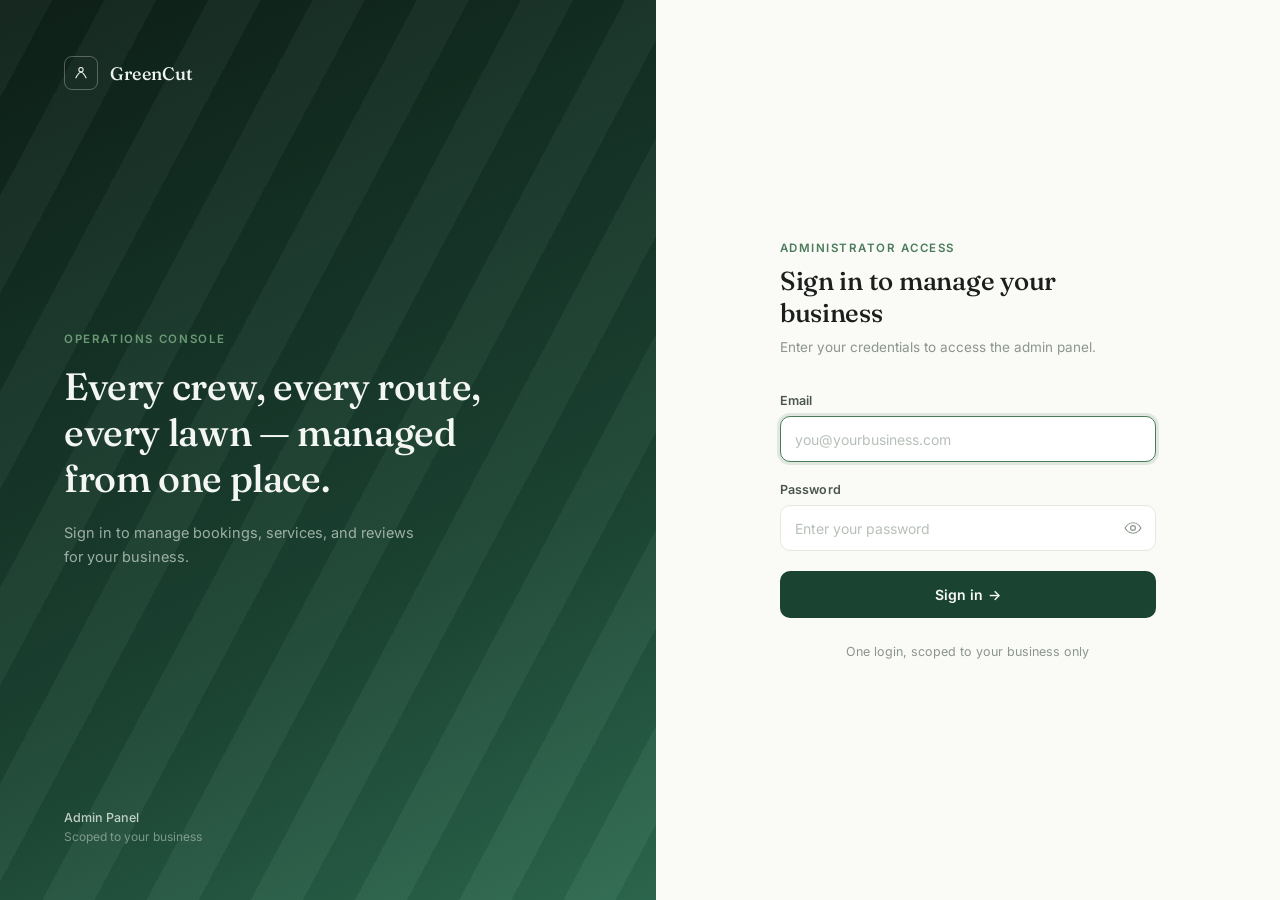
<file: admin-panel/products.html>
<!DOCTYPE html>
<html lang="en">

<head>
  <meta charset="UTF-8" />
  <meta name="viewport" content="width=device-width, initial-scale=1.0" />
  <title>GreenCut — Shop &amp; Products</title>
  <link rel="stylesheet" href="style.css" />
</head>

<body>

  <div id="gc-toast" class="gc-toast"></div>

  <div class="admin-shell">

    <!-- ── SIDEBAR ── -->
    <aside class="admin-sidebar" id="admin-sidebar">
      <div class="sidebar-brand">
        <div class="sidebar-brandmark">
          <svg width="15" height="15" viewBox="0 0 24 24" fill="none" stroke="#EEF3EE" stroke-width="1.7">
            <path d="M4 20c3-6 5-9 8-9s5 3 8 9" />
            <circle cx="12" cy="7" r="3.2" />
          </svg>
        </div>
        <div class="sidebar-brandname">
          GreenCut
          <span>Admin Console</span>
        </div>
      </div>

      <nav class="admin-nav">
        <div class="nav-section-label">Operations</div>

        <a href="dashboard.html">
          <svg class="nav-icon" viewBox="0 0 24 24" fill="none" stroke="currentColor" stroke-width="1.8">
            <rect x="3" y="3" width="7" height="7" rx="1.5" />
            <rect x="14" y="3" width="7" height="7" rx="1.5" />
            <rect x="3" y="14" width="7" height="7" rx="1.5" />
            <rect x="14" y="14" width="7" height="7" rx="1.5" />
          </svg>
          Dashboard
        </a>

        <a href="dashboard.html?panel=bookings">
          <svg class="nav-icon" viewBox="0 0 24 24" fill="none" stroke="currentColor" stroke-width="1.8">
            <rect x="3" y="4" width="18" height="18" rx="2" />
            <path d="M16 2v4M8 2v4M3 10h18" />
          </svg>
          Bookings
        </a>

        <a href="dashboard.html?panel=orders"><svg class="nav-icon" viewBox="0 0 24 24" fill="none"
            stroke="currentColor" stroke-width="1.8">
            <circle cx="9" cy="21" r="1" />
            <circle cx="20" cy="21" r="1" />
            <path d="M1 1h4l2.68 13.39a2 2 0 0 0 2 1.61h9.72a2 2 0 0 0 2-1.61L23 6H6" />
          </svg>
          Orders
        </a>

        <a href="services.html">
          <svg class="nav-icon" viewBox="0 0 24 24" fill="none" stroke="currentColor" stroke-width="1.8">
            <path d="M12 2a7 7 0 0 1 7 7c0 4-7 13-7 13S5 13 5 9a7 7 0 0 1 7-7z" />
            <circle cx="12" cy="9" r="2.5" />
          </svg>
          Services &amp; Plans
        </a>

        <a href="products.html" class="active">
          <svg class="nav-icon" viewBox="0 0 24 24" fill="none" stroke="currentColor" stroke-width="1.8">
            <rect x="1" y="9" width="14" height="8" rx="1" />
            <path d="M15 12h4l3 3v2h-7" />
            <circle cx="6" cy="19" r="1.6" />
            <circle cx="17.5" cy="19" r="1.6" />
          </svg>
          Shop &amp; Products
        </a>

        <!-- <a href="dashboard.html">
          <svg class="nav-icon" viewBox="0 0 24 24" fill="none" stroke="currentColor" stroke-width="1.8">
            <polyline points="22 7 13.5 15.5 8.5 10.5 2 17" />
            <polyline points="16 7 22 7 22 13" />
          </svg>
          Sales Analytics
        </a> -->

        <a href="dashboard.html">
          <svg class="nav-icon" viewBox="0 0 24 24" fill="none" stroke="currentColor" stroke-width="1.8">
            <polygon
              points="12 2 15.09 8.26 22 9.27 17 14.14 18.18 21.02 12 17.77 5.82 21.02 7 14.14 2 9.27 8.91 8.26 12 2" />
          </svg>
          Reviews
        </a>

        <div style="flex:1"></div>

        <div class="sidebar-footer">
          <button onclick="openChangePassword()" class="nav-link"
            style="display:flex;align-items:center;gap:10px;padding:10px 24px;font-size:13.5px;font-weight:500;color:rgba(238,243,238,.5);background:none;border:none;width:100%;cursor:pointer;transition:color .15s">
            <svg class="nav-icon" viewBox="0 0 24 24" fill="none" stroke="currentColor" stroke-width="1.8">
              <rect x="3" y="11" width="18" height="11" rx="2" />
              <path d="M7 11V7a5 5 0 0 1 10 0v4" />
            </svg>
            Change Password
          </button>
          <button id="logout-btn"
            style="display:flex;align-items:center;gap:10px;padding:10px 24px;font-size:13.5px;font-weight:500;color:rgba(238,243,238,.5);background:none;border:none;width:100%;cursor:pointer;transition:color .15s">
            <svg class="nav-icon" viewBox="0 0 24 24" fill="none" stroke="currentColor" stroke-width="1.8">
              <path d="M9 21H5a2 2 0 0 1-2-2V5a2 2 0 0 1 2-2h4" />
              <polyline points="16 17 21 12 16 7" />
              <line x1="21" y1="12" x2="9" y2="12" />
            </svg>
            Sign Out
          </button>
        </div>
      </nav>
    </aside>

    <!-- ── MAIN ── -->
    <div class="admin-main">

      <header class="admin-topbar">
        <div class="topbar-left">
          <button class="sidebar-toggle-btn" id="sidebar-toggle" aria-label="Toggle sidebar">
            <svg width="20" height="20" viewBox="0 0 24 24" fill="none" stroke="currentColor" stroke-width="2">
              <line x1="3" y1="6" x2="21" y2="6" />
              <line x1="3" y1="12" x2="21" y2="12" />
              <line x1="3" y1="18" x2="21" y2="18" />
            </svg>
          </button>
          <span class="topbar-title">Shop &amp; Products</span>
        </div>
        <div class="topbar-right">
          <span class="topbar-date" id="admin-date"></span>
          <div class="topbar-avatar">A</div>
        </div>
      </header>

      <div class="admin-content">

        <div class="catalog-section-head">
          <div>
            <div class="catalog-section-title">Equipment For Sale</div>
            <div class="catalog-section-desc">Everything shown on your storefront's Shop page</div>
          </div>
          <button class="btn btn-primary btn-sm" onclick="openAddProduct()">
            <svg width="13" height="13" viewBox="0 0 24 24" fill="none" stroke="currentColor" stroke-width="2.5">
              <line x1="12" y1="5" x2="12" y2="19" />
              <line x1="5" y1="12" x2="19" y2="12" />
            </svg>
            Add Product
          </button>
        </div>

        <div class="chip-filters" id="product-category-filters">
          <!-- populated live once products load -->
        </div>

        <div class="catalog-grid" id="products-grid">
          <div class="catalog-empty">Loading…</div>
        </div>

      </div><!-- /admin-content -->
    </div><!-- /admin-main -->
  </div><!-- /admin-shell -->


  <!-- ── ADD / EDIT PRODUCT MODAL ── -->
  <div class="modal-overlay" id="product-modal">
    <div class="modal-box">
      <button class="modal-close" onclick="closeModal('product-modal')" aria-label="Close">✕</button>
      <div class="modal-eyebrow" id="product-modal-eyebrow">New Product</div>
      <div class="modal-title" id="product-modal-title">Add Product</div>

      <form id="product-form">
        <input type="hidden" id="product-edit-id" value="" />
        <input type="hidden" id="product-image-url" value="" />

        <div class="form-field">
          <label>Photo</label>
          <div class="image-upload-box">
            <div class="image-preview" id="product-image-preview">
              <svg viewBox="0 0 24 24" fill="none" stroke="currentColor" stroke-width="1.6">
                <rect x="1" y="9" width="14" height="8" rx="1" />
                <path d="M15 12h4l3 3v2h-7" />
                <circle cx="6" cy="19" r="1.6" />
                <circle cx="17.5" cy="19" r="1.6" />
              </svg>
            </div>
            <div class="image-upload-actions">
              <label class="image-upload-btn">
                <svg width="13" height="13" viewBox="0 0 24 24" fill="none" stroke="currentColor" stroke-width="2">
                  <path d="M21 15v4a2 2 0 0 1-2 2H5a2 2 0 0 1-2-2v-4" />
                  <polyline points="17 8 12 3 7 8" />
                  <line x1="12" y1="3" x2="12" y2="15" />
                </svg>
                Upload Photo
                <input type="file" id="product-image-file" accept="image/*" style="display:none" />
              </label>
              <span class="image-upload-status" id="product-image-status">JPG or PNG, up to ~5MB</span>
              <button type="button" class="image-remove-link" id="product-image-remove" style="display:none">Remove
                photo</button>
            </div>
          </div>
        </div>

        <div class="form-field">
          <label for="product-name">Product Name <span style="color:var(--red)">*</span></label>
          <input type="text" id="product-name" placeholder="e.g. 21in Self-Propelled Push Mower" required />
        </div>

        <div class="form-field">
          <label for="product-brand">Brand</label>
          <input type="text" id="product-brand" placeholder="e.g. GreenCut Pro" />
        </div>

        <div class="form-field">
          <label for="product-category">Category <span style="color:var(--red)">*</span></label>
          <select id="product-category" required>
            <option value="push-mower">Push Mowers</option>
            <option value="riding-mower">Riding Mowers</option>
            <option value="robotic-mower">Robotic Mowers</option>
            <option value="trimmer">Trimmers &amp; Edgers</option>
            <option value="blower">Blowers &amp; Vacuums</option>
            <option value="accessory">Parts &amp; Accessories</option>
          </select>
        </div>

        <div style="display:flex;gap:12px">
          <div class="form-field" style="flex:1">
            <label for="product-price">Price <span style="color:var(--red)">*</span></label>
            <input type="text" id="product-price" placeholder="e.g. $399.00" required />
          </div>
          <div class="form-field" style="flex:1">
            <label for="product-original-price">Original Price</label>
            <input type="text" id="product-original-price" placeholder="If on sale" />
          </div>
        </div>

        <div class="form-field">
          <label for="product-badge">Badge</label>
          <select id="product-badge">
            <option value="">None</option>
            <option value="Best Seller">Best Seller</option>
            <option value="New">New</option>
            <option value="Sale">Sale</option>
          </select>
        </div>

        <div class="form-field">
          <label for="product-spec">Short Spec Line</label>
          <input type="text" id="product-spec" placeholder="e.g. 21in deck · Self-Propelled · Gas" />
        </div>

        <div class="form-field">
          <label for="product-description">Description</label>
          <textarea id="product-description" rows="3"
            placeholder="Full details a buyer would want before purchasing…"></textarea>
        </div>

        <div class="form-field">
          <div class="toggle-row">
            <div>
              <div class="toggle-row-label">In Stock</div>
              <div class="toggle-row-sub">Turn off to show "Out of Stock" and disable buying</div>
            </div>
            <label class="toggle-switch">
              <input type="checkbox" id="product-in-stock" checked />
              <span class="toggle-track"></span>
            </label>
          </div>
        </div>

        <div class="modal-actions">
          <button type="button" class="btn btn-ghost btn-sm" onclick="closeModal('product-modal')">Cancel</button>
          <button type="submit" class="btn btn-primary btn-sm" id="product-save-btn">Save Product</button>
        </div>
      </form>
    </div>
  </div>

  <script src="js/admin-api.js"></script>
  <script src="js/admin-cloudinary.js"></script>
  <script src="js/admin-ui.js"></script>

  <!-- ── CUSTOM DELETION & FLOW MODAL ── -->
  <div class="modal-overlay" id="gc-delete-modal">
    <div class="modal-box" style="max-width: 400px; text-align: center; padding: 40px 24px;">
      <!-- Close action explicitly disabled during execution states to prevent breaking states -->
      <button class="modal-close" id="delete-modal-close" onclick="closeDeleteModal()">✕</button>

      <!-- Status Icon/Graphic Wrapper -->
      <div id="delete-modal-icon-wrap"
        style="margin-bottom: 20px; display: inline-flex; align-items: center; justify-content: center; width: 64px; height: 64px; border-radius: 50%;">
        <!-- Icon gets dynamically inserted by Javascript -->
      </div>

      <h3 class="modal-title" id="delete-modal-title" style="margin-bottom: 8px; font-size: 1.25rem;">Confirm Action
      </h3>
      <p id="delete-modal-desc"
        style="font-size: 0.9rem; color: var(--ink-600); line-height: 1.5; margin-bottom: 28px;">
        Are you sure you want to proceed? This step cannot be undone.
      </p>

      <!-- Action Bar Container -->
      <div id="delete-modal-actions" style="display: flex; gap: 12px; justify-content: center;">
        <button class="btn btn-ghost btn-sm" onclick="closeDeleteModal()"
          style="border-radius: 40px; padding: 9px 24px;">Cancel</button>
        <button class="btn btn-sm" id="delete-modal-confirm-btn"
          style="background: var(--red); color: #fff; border-radius: 40px; padding: 9px 24px;">Delete</button>
      </div>
    </div>
  </div>

</body>

</html>
</file>
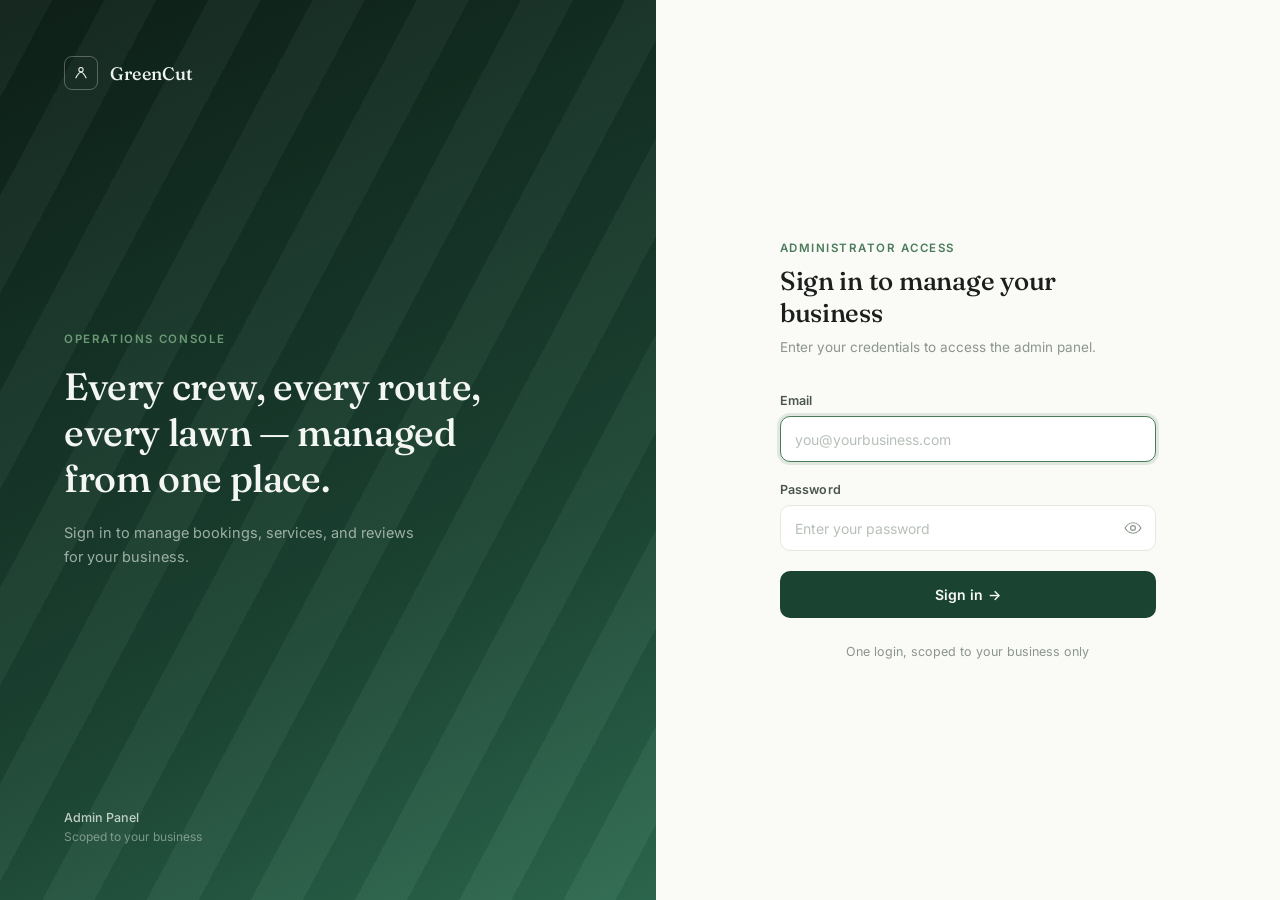
<file: admin-panel/services.html>
<!DOCTYPE html>
<html lang="en">

<head>
  <meta charset="UTF-8" />
  <meta name="viewport" content="width=device-width, initial-scale=1.0" />
  <title>GreenCut — Services &amp; Plans</title>
  <link rel="stylesheet" href="style.css" />
</head>

<body>

  <div id="gc-toast" class="gc-toast"></div>

  <div class="admin-shell">

    <!-- ── SIDEBAR ── -->
    <aside class="admin-sidebar" id="admin-sidebar">
      <div class="sidebar-brand">
        <div class="sidebar-brandmark">
          <svg width="15" height="15" viewBox="0 0 24 24" fill="none" stroke="#EEF3EE" stroke-width="1.7">
            <path d="M4 20c3-6 5-9 8-9s5 3 8 9" />
            <circle cx="12" cy="7" r="3.2" />
          </svg>
        </div>
        <div class="sidebar-brandname">
          GreenCut
          <span>Admin Console</span>
        </div>
      </div>

      <nav class="admin-nav">
        <div class="nav-section-label">Operations</div>

        <a href="dashboard.html">
          <svg class="nav-icon" viewBox="0 0 24 24" fill="none" stroke="currentColor" stroke-width="1.8">
            <rect x="3" y="3" width="7" height="7" rx="1.5" />
            <rect x="14" y="3" width="7" height="7" rx="1.5" />
            <rect x="3" y="14" width="7" height="7" rx="1.5" />
            <rect x="14" y="14" width="7" height="7" rx="1.5" />
          </svg>
          Dashboard
        </a>

        <a href="dashboard.html">
          <svg class="nav-icon" viewBox="0 0 24 24" fill="none" stroke="currentColor" stroke-width="1.8">
            <rect x="3" y="4" width="18" height="18" rx="2" />
            <path d="M16 2v4M8 2v4M3 10h18" />
          </svg>
          Bookings
        </a>

        <a href="dashboard.html">
          <svg class="nav-icon" viewBox="0 0 24 24" fill="none" stroke="currentColor" stroke-width="1.8">
            <circle cx="9" cy="21" r="1" />
            <circle cx="20" cy="21" r="1" />
            <path d="M1 1h4l2.68 13.39a2 2 0 0 0 2 1.61h9.72a2 2 0 0 0 2-1.61L23 6H6" />
          </svg>
          Orders
        </a>

        <a href="services.html" class="active">
          <svg class="nav-icon" viewBox="0 0 24 24" fill="none" stroke="currentColor" stroke-width="1.8">
            <path d="M12 2a7 7 0 0 1 7 7c0 4-7 13-7 13S5 13 5 9a7 7 0 0 1 7-7z" />
            <circle cx="12" cy="9" r="2.5" />
          </svg>
          Services &amp; Plans
        </a>

        <a href="products.html">
          <svg class="nav-icon" viewBox="0 0 24 24" fill="none" stroke="currentColor" stroke-width="1.8">
            <rect x="1" y="9" width="14" height="8" rx="1" />
            <path d="M15 12h4l3 3v2h-7" />
            <circle cx="6" cy="19" r="1.6" />
            <circle cx="17.5" cy="19" r="1.6" />
          </svg>
          Shop &amp; Products
        </a>

        <!-- <a href="dashboard.html">
          <svg class="nav-icon" viewBox="0 0 24 24" fill="none" stroke="currentColor" stroke-width="1.8">
            <polyline points="22 7 13.5 15.5 8.5 10.5 2 17" />
            <polyline points="16 7 22 7 22 13" />
          </svg>
          Sales Analytics
        </a> -->

        <a href="dashboard.html">
          <svg class="nav-icon" viewBox="0 0 24 24" fill="none" stroke="currentColor" stroke-width="1.8">
            <polygon
              points="12 2 15.09 8.26 22 9.27 17 14.14 18.18 21.02 12 17.77 5.82 21.02 7 14.14 2 9.27 8.91 8.26 12 2" />
          </svg>
          Reviews
        </a>

        <div style="flex:1"></div>

        <div class="sidebar-footer">
          <button onclick="openChangePassword()" class="nav-link"
            style="display:flex;align-items:center;gap:10px;padding:10px 24px;font-size:13.5px;font-weight:500;color:rgba(238,243,238,.5);background:none;border:none;width:100%;cursor:pointer;transition:color .15s">
            <svg class="nav-icon" viewBox="0 0 24 24" fill="none" stroke="currentColor" stroke-width="1.8">
              <rect x="3" y="11" width="18" height="11" rx="2" />
              <path d="M7 11V7a5 5 0 0 1 10 0v4" />
            </svg>
            Change Password
          </button>
          <button id="logout-btn"
            style="display:flex;align-items:center;gap:10px;padding:10px 24px;font-size:13.5px;font-weight:500;color:rgba(238,243,238,.5);background:none;border:none;width:100%;cursor:pointer;transition:color .15s">
            <svg class="nav-icon" viewBox="0 0 24 24" fill="none" stroke="currentColor" stroke-width="1.8">
              <path d="M9 21H5a2 2 0 0 1-2-2V5a2 2 0 0 1 2-2h4" />
              <polyline points="16 17 21 12 16 7" />
              <line x1="21" y1="12" x2="9" y2="12" />
            </svg>
            Sign Out
          </button>
        </div>
      </nav>
    </aside>

    <!-- ── MAIN ── -->
    <div class="admin-main">

      <header class="admin-topbar">
        <div class="topbar-left">
          <button class="sidebar-toggle-btn" id="sidebar-toggle" aria-label="Toggle sidebar">
            <svg width="20" height="20" viewBox="0 0 24 24" fill="none" stroke="currentColor" stroke-width="2">
              <line x1="3" y1="6" x2="21" y2="6" />
              <line x1="3" y1="12" x2="21" y2="12" />
              <line x1="3" y1="18" x2="21" y2="18" />
            </svg>
          </button>
          <span class="topbar-title">Services &amp; Plans</span>
        </div>
        <div class="topbar-right">
          <span class="topbar-date" id="admin-date"></span>
          <div class="topbar-avatar">A</div>
        </div>
      </header>

      <div class="admin-content">

        <!-- Individual Services -->
        <div class="catalog-section-head">
          <div>
            <div class="catalog-section-title">Individual Services</div>
            <div class="catalog-section-desc">One-time visits and standalone offerings</div>
          </div>
          <button class="btn btn-primary btn-sm" onclick="openAddItem('service')">
            <svg width="13" height="13" viewBox="0 0 24 24" fill="none" stroke="currentColor" stroke-width="2.5">
              <line x1="12" y1="5" x2="12" y2="19" />
              <line x1="5" y1="12" x2="19" y2="12" />
            </svg>
            Add Service
          </button>
        </div>
        <div class="catalog-grid" id="services-grid">
          <div class="catalog-empty">Loading…</div>
        </div>

        <div class="section-divider"></div>

        <!-- Plans -->
        <div class="catalog-section-head">
          <div>
            <div class="catalog-section-title">Monthly Plans</div>
            <div class="catalog-section-desc">Recurring subscription packages</div>
          </div>
          <button class="btn btn-primary btn-sm" onclick="openAddItem('plan')">
            <svg width="13" height="13" viewBox="0 0 24 24" fill="none" stroke="currentColor" stroke-width="2.5">
              <line x1="12" y1="5" x2="12" y2="19" />
              <line x1="5" y1="12" x2="19" y2="12" />
            </svg>
            Add Plan
          </button>
        </div>
        <div class="catalog-grid" id="plans-grid">
          <div class="catalog-empty">Loading…</div>
        </div>

        <div class="section-divider"></div>

        <!-- Add-Ons -->
        <div class="catalog-section-head">
          <div>
            <div class="catalog-section-title">Add-Ons</div>
            <div class="catalog-section-desc">Optional extras to attach to any booking</div>
          </div>
          <button class="btn btn-primary btn-sm" onclick="openAddItem('addon')">
            <svg width="13" height="13" viewBox="0 0 24 24" fill="none" stroke="currentColor" stroke-width="2.5">
              <line x1="12" y1="5" x2="12" y2="19" />
              <line x1="5" y1="12" x2="19" y2="12" />
            </svg>
            Add Add-On
          </button>
        </div>
        <div class="catalog-grid" id="addons-grid">
          <div class="catalog-empty">Loading…</div>
        </div>

      </div><!-- /admin-content -->
    </div><!-- /admin-main -->
  </div><!-- /admin-shell -->


  <!-- ── ADD / EDIT MODAL ── -->
  <div class="modal-overlay" id="item-modal">
    <div class="modal-box">
      <button class="modal-close" onclick="closeModal('item-modal')" aria-label="Close">✕</button>
      <div class="modal-eyebrow" id="item-modal-eyebrow">New Item</div>
      <div class="modal-title" id="item-modal-title">Add Service</div>

      <form id="item-form">
        <input type="hidden" id="item-type-hidden" value="service" />
        <input type="hidden" id="item-edit-id" value="" />

        <div class="form-field">
          <label for="item-icon">Icon (emoji)</label>
          <input type="text" id="item-icon" placeholder="e.g. 🌿" style="max-width:100px" />
        </div>

        <div class="form-field">
          <label for="item-name">Name <span style="color:var(--red)">*</span></label>
          <input type="text" id="item-name" placeholder="e.g. Premium Mow &amp; Edge" required />
        </div>

        <div class="form-field">
          <label for="item-price">Price</label>
          <input type="text" id="item-price" placeholder="e.g. From $45 / visit" />
        </div>

        <div class="form-field">
          <label for="item-description">Description</label>
          <textarea id="item-description" rows="3" placeholder="What's included in this offering…"></textarea>
        </div>

        <div class="form-field">
          <label class="form-checkbox-row">
            <input type="checkbox" id="item-featured" style="width:auto;accent-color:var(--forest-800)" />
            Mark as "Most Popular" (featured highlight)
          </label>
        </div>

        <div class="modal-actions">
          <button type="button" class="btn btn-ghost btn-sm" onclick="closeModal('item-modal')">Cancel</button>
          <button type="submit" class="btn btn-primary btn-sm">Save Item</button>
        </div>
      </form>
    </div>
  </div>

  <script src="js/admin-api.js"></script>
  <script src="js/admin-ui.js"></script>
  <div class="modal-overlay" id="gc-delete-modal">
    <div class="modal-box" style="max-width: 400px; text-align: center; padding: 40px 24px;">
      <!-- Close action explicitly disabled during execution states to prevent breaking states -->
      <button class="modal-close" id="delete-modal-close" onclick="closeDeleteModal()">✕</button>

      <!-- Status Icon/Graphic Wrapper -->
      <div id="delete-modal-icon-wrap"
        style="margin-bottom: 20px; display: inline-flex; align-items: center; justify-content: center; width: 64px; height: 64px; border-radius: 50%;">
        <!-- Icon gets dynamically inserted by Javascript -->
      </div>

      <h3 class="modal-title" id="delete-modal-title" style="margin-bottom: 8px; font-size: 1.25rem;">Confirm Action
      </h3>
      <p id="delete-modal-desc"
        style="font-size: 0.9rem; color: var(--ink-600); line-height: 1.5; margin-bottom: 28px;">
        Are you sure you want to proceed? This step cannot be undone.
      </p>

      <!-- Action Bar Container -->
      <div id="delete-modal-actions" style="display: flex; gap: 12px; justify-content: center;">
        <button class="btn btn-ghost btn-sm" onclick="closeDeleteModal()"
          style="border-radius: 40px; padding: 9px 24px;">Cancel</button>
        <button class="btn btn-sm" id="delete-modal-confirm-btn"
          style="background: var(--red); color: #fff; border-radius: 40px; padding: 9px 24px;">Delete</button>
      </div>
    </div>
  </div>

</body>

</html>
</file>
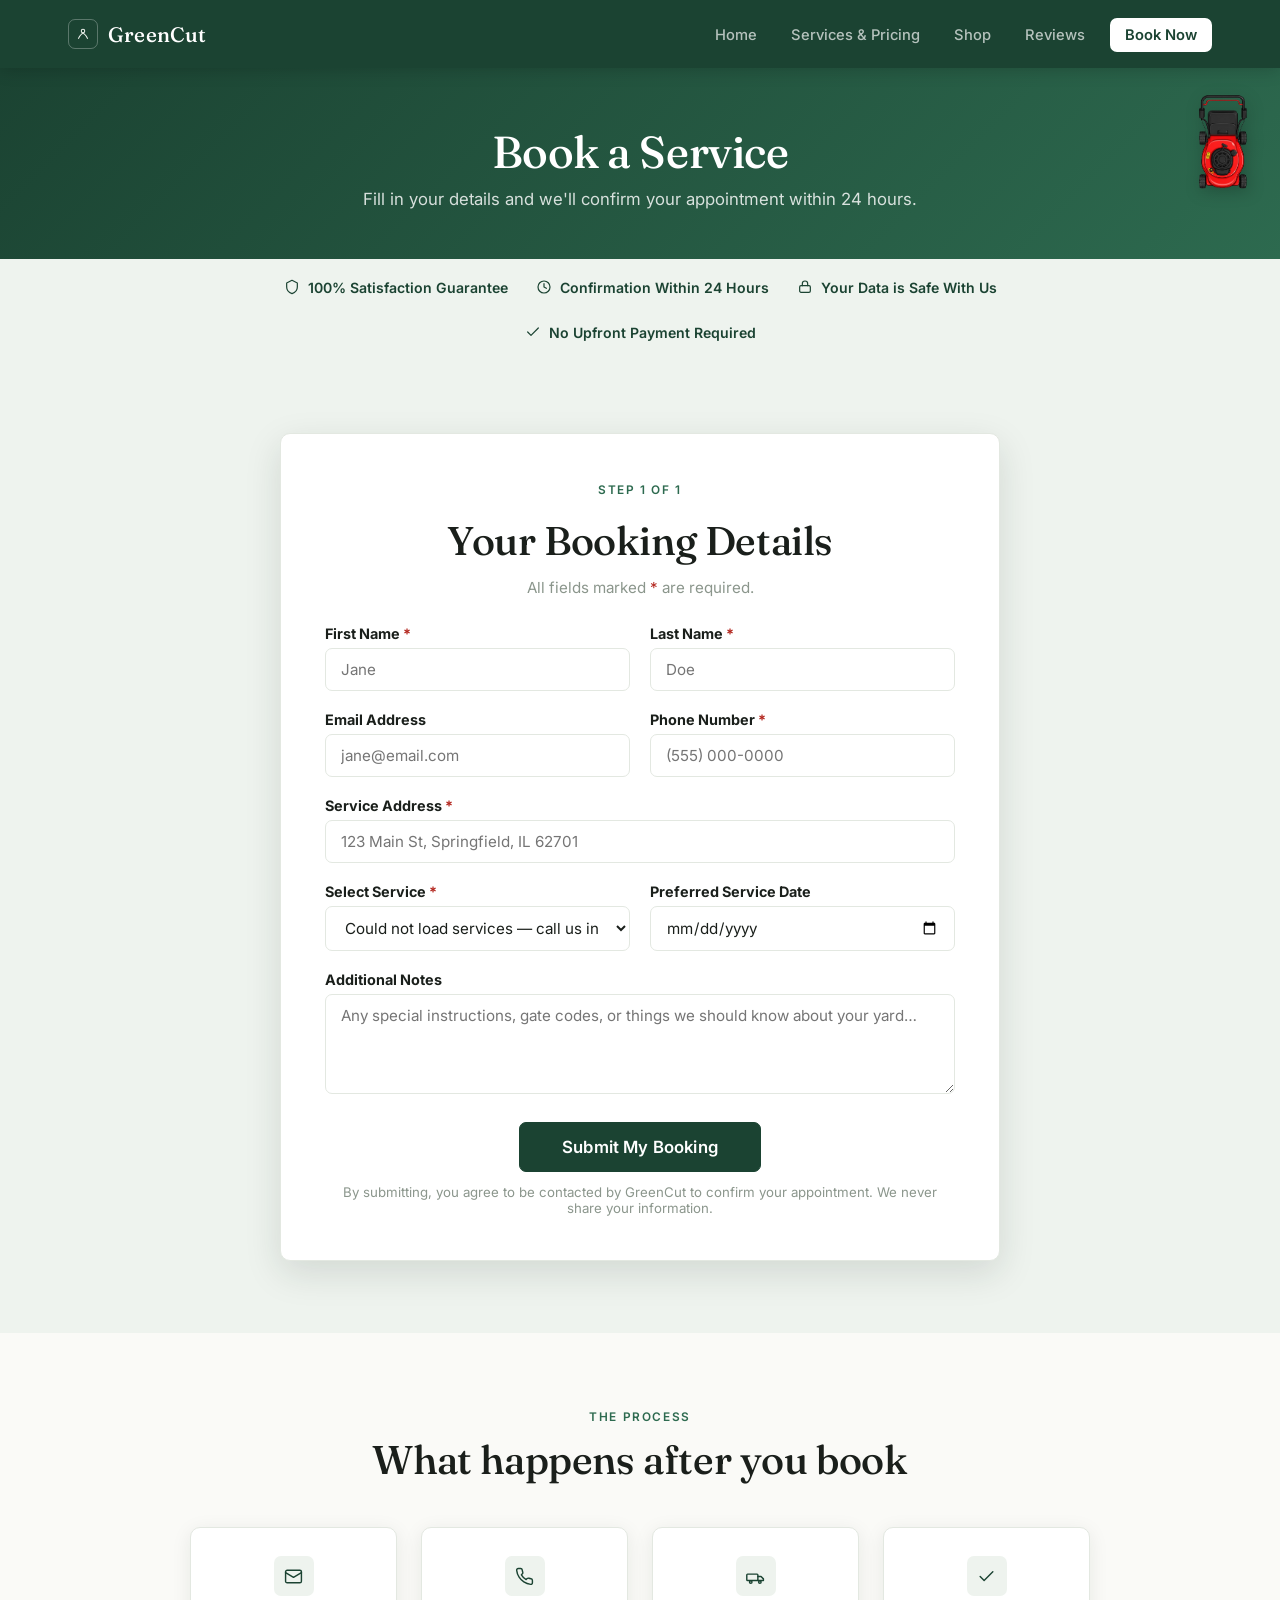
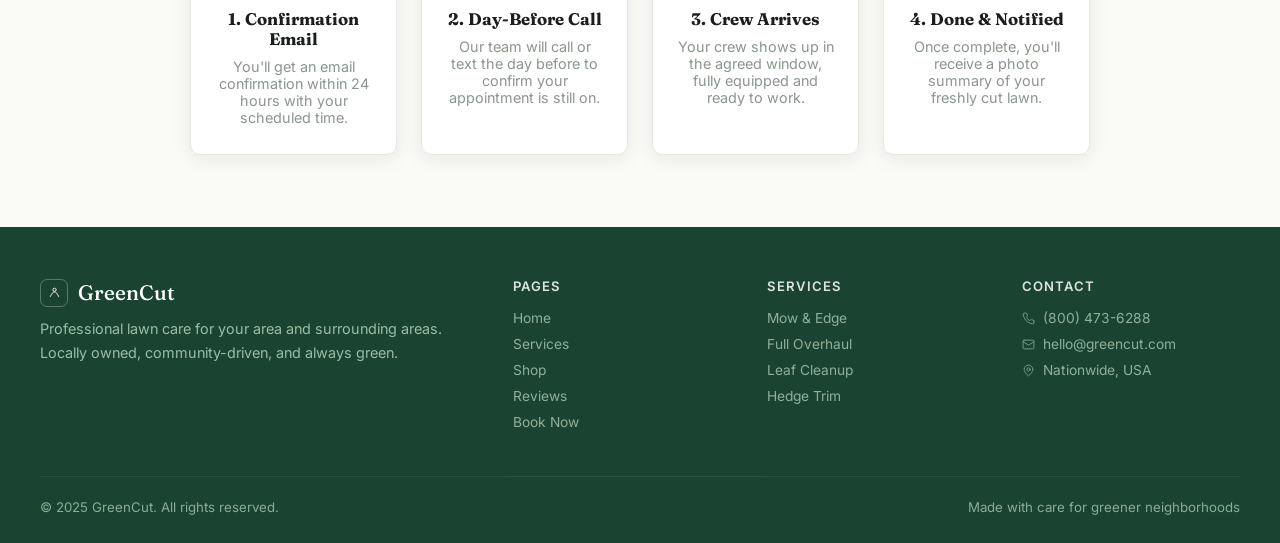
<file: storefront/booking.html>
<!DOCTYPE html>
<html lang="en">

<head>
  <meta charset="UTF-8" />
  <meta name="viewport" content="width=device-width, initial-scale=1.0" />
  <title>{companyName} — Book a Service</title>
  <link rel="stylesheet" href="style.css" />
</head>

<body>

  <div id="gc-toast" class="toast"></div>

  <div id="sidebar-mower">
    <img src="lawnmover.png" alt="Lawn Mower">
    <div id="mower-trail"></div>
  </div>

  <nav id="navbar">
    <div class="nav-inner">
      <a class="nav-logo" href="index.html"><span class="logo-mark"><svg width="14" height="14" viewBox="0 0 24 24"
            fill="none" stroke="#EEF3EE" stroke-width="1.8">
            <path d="M4 20c3-6 5-9 8-9s5 3 8 9" />
            <circle cx="12" cy="7" r="3" />
          </svg></span> <span data-bind="name">GreenCut</span></a>
      <button class="hamburger" aria-label="Menu"><span></span><span></span><span></span></button>
      <ul class="nav-links">
        <li><a href="index.html">Home</a></li>
        <li><a href="services.html">Services & Pricing</a></li>
        <li><a href="store.html">Shop</a></li>
        <li><a href="reviews.html">Reviews</a></li>
        <li><a href="booking.html" class="nav-cta">Book Now</a></li>
      </ul>
    </div>
  </nav>

  <div class="page-header">
    <h1>Book a Service</h1>
    <p>Fill in your details and we'll confirm your appointment within 24 hours.</p>
  </div>

  <!-- TRUST STRIP -->
  <div style="background:var(--green-pale);padding:20px 28px">
    <div
      style="max-width:900px;margin:0 auto;display:flex;flex-wrap:wrap;justify-content:center;gap:28px;text-align:center">
      <div style="display:flex;align-items:center;gap:8px;font-size:.88rem;font-weight:600;color:var(--green-dark)">
        <svg width="16" height="16" viewBox="0 0 24 24" fill="none" stroke="currentColor" stroke-width="1.8"
          stroke-linecap="round" stroke-linejoin="round">
          <path d="M12 2l8 4v6c0 5-3.5 8.5-8 10-4.5-1.5-8-5-8-10V6l8-4Z" />
        </svg>
        100% Satisfaction Guarantee
      </div>
      <div style="display:flex;align-items:center;gap:8px;font-size:.88rem;font-weight:600;color:var(--green-dark)">
        <svg width="16" height="16" viewBox="0 0 24 24" fill="none" stroke="currentColor" stroke-width="1.8"
          stroke-linecap="round" stroke-linejoin="round">
          <circle cx="12" cy="12" r="9" />
          <path d="M12 7v5l3.5 2" />
        </svg>
        Confirmation Within 24 Hours
      </div>
      <div style="display:flex;align-items:center;gap:8px;font-size:.88rem;font-weight:600;color:var(--green-dark)">
        <svg width="16" height="16" viewBox="0 0 24 24" fill="none" stroke="currentColor" stroke-width="1.8"
          stroke-linecap="round" stroke-linejoin="round">
          <rect x="4" y="10" width="16" height="10" rx="2" />
          <path d="M8 10V7a4 4 0 0 1 8 0v3" />
        </svg>
        Your Data is Safe With Us
      </div>
      <div style="display:flex;align-items:center;gap:8px;font-size:.88rem;font-weight:600;color:var(--green-dark)">
        <svg width="16" height="16" viewBox="0 0 24 24" fill="none" stroke="currentColor" stroke-width="1.8"
          stroke-linecap="round" stroke-linejoin="round">
          <path d="M20 6 9 17l-5-5" />
        </svg>
        No Upfront Payment Required
      </div>
    </div>
  </div>

  <!-- BOOKING FORM -->
  <div class="form-section-bg">
    <div class="form-container">

      <div id="form-wrap">
        <div class="form-card">
          <div style="text-align:center;margin-bottom:28px">
            <span class="section-tag">Step 1 of 1</span>
            <h2 class="section-heading" style="margin-top:8px">Your Booking Details</h2>
            <p style="color:var(--text-light);font-size:.95rem;margin-top:6px">All fields marked <span
                style="color:var(--red-mower)">*</span> are required.</p>
          </div>

          <form id="booking-form">

            <div class="form-grid">

              <div class="form-group">
                <label for="firstName">First Name <span style="color:var(--red-mower)">*</span></label>
                <input type="text" id="firstName" name="firstName" placeholder="Jane" required>
              </div>

              <div class="form-group">
                <label for="lastName">Last Name <span style="color:var(--red-mower)">*</span></label>
                <input type="text" id="lastName" name="lastName" placeholder="Doe" required>
              </div>

              <div class="form-group">
                <label for="email">Email Address</label>
                <input type="email" id="email" name="email" placeholder="jane@email.com">
              </div>

              <div class="form-group">
                <label for="phone">Phone Number <span style="color:var(--red-mower)">*</span></label>
                <input type="tel" id="phone" name="phone" placeholder="(555) 000-0000" required>
              </div>

              <div class="form-group full">
                <label for="address">Service Address <span style="color:var(--red-mower)">*</span></label>
                <input type="text" id="address" name="address" placeholder="123 Main St, Springfield, IL 62701"
                  required>
              </div>

              <div class="form-group">
                <label for="svc-select">Select Service <span style="color:var(--red-mower)">*</span></label>
                <select id="svc-select" name="service" required>
                  <option value="" disabled selected>Loading services…</option>
                </select>
              </div>

              <div class="form-group">
                <label for="pref_date">Preferred Service Date</label>
                <input type="date" id="pref_date" name="pref_date">
              </div>

              <div class="form-group full">
                <label for="notes">Additional Notes</label>
                <textarea id="notes" name="notes" rows="4"
                  placeholder="Any special instructions, gate codes, or things we should know about your yard…"></textarea>
              </div>

            </div>

            <div class="form-submit">
              <button type="submit" class="btn btn-green" style="font-size:1.05rem;padding:14px 42px">
                Submit My Booking
              </button>
            </div>
            <p class="form-note">By submitting, you agree to be contacted by <span data-bind="name">GreenCut</span> to
              confirm your appointment. We never share your information.</p>
          </form>
        </div>
      </div>

      <!-- SUCCESS STATE -->
      <div id="success-msg" class="success-msg">
        <div class="check-mark"><svg viewBox="0 0 24 24" fill="none" stroke="currentColor" stroke-width="2"
            stroke-linecap="round" stroke-linejoin="round">
            <path d="M20 6 9 17l-5-5" />
          </svg></div>
        <h2 style="margin-top:16px">Booking Submitted</h2>
        <p>Thank you! We've received your request and will confirm your appointment via email within 24 hours.</p>
        <div style="margin-top:24px;display:flex;gap:14px;justify-content:center;flex-wrap:wrap">
          <a href="index.html" class="btn btn-green">Back to Home</a>
          <a href="services.html" class="btn btn-outline"
            style="color:var(--green-dark);border-color:var(--green-main)">View All Services</a>
        </div>
      </div>

    </div>
  </div>

  <!-- WHAT HAPPENS NEXT -->
  <div class="section centered">
    <span class="section-tag">The Process</span>
    <h2 class="section-heading">What happens after you book</h2>
    <div
      style="display:grid;grid-template-columns:repeat(auto-fit,minmax(200px,1fr));gap:24px;margin-top:44px;max-width:900px;margin-left:auto;margin-right:auto">
      <div
        style="background:var(--white);border:1px solid var(--line);border-radius:var(--radius);box-shadow:var(--shadow);padding:28px 22px;text-align:center">
        <div
          style="width:40px;height:40px;border-radius:var(--radius-sm);background:var(--green-pale);color:var(--green-dark);display:flex;align-items:center;justify-content:center;margin:0 auto 14px">
          <svg width="19" height="19" viewBox="0 0 24 24" fill="none" stroke="currentColor" stroke-width="1.8"
            stroke-linecap="round" stroke-linejoin="round">
            <rect x="2" y="4" width="20" height="16" rx="2" />
            <path d="m22 7-10 6L2 7" />
          </svg>
        </div>
        <h3 style="font-size:1.05rem;margin-bottom:8px">1. Confirmation Email</h3>
        <p style="color:var(--text-light);font-size:.9rem">You'll get an email confirmation within 24 hours with your
          scheduled time.</p>
      </div>
      <div
        style="background:var(--white);border:1px solid var(--line);border-radius:var(--radius);box-shadow:var(--shadow);padding:28px 22px;text-align:center">
        <div
          style="width:40px;height:40px;border-radius:var(--radius-sm);background:var(--green-pale);color:var(--green-dark);display:flex;align-items:center;justify-content:center;margin:0 auto 14px">
          <svg width="19" height="19" viewBox="0 0 24 24" fill="none" stroke="currentColor" stroke-width="1.8"
            stroke-linecap="round" stroke-linejoin="round">
            <path
              d="M22 16.92v3a2 2 0 0 1-2.18 2 19.79 19.79 0 0 1-8.63-3.07 19.5 19.5 0 0 1-6-6 19.79 19.79 0 0 1-3.07-8.67A2 2 0 0 1 4.11 2h3a2 2 0 0 1 2 1.72c.127.96.361 1.903.7 2.81a2 2 0 0 1-.45 2.11L8.09 9.91a16 16 0 0 0 6 6l1.27-1.27a2 2 0 0 1 2.11-.45c.907.339 1.85.573 2.81.7A2 2 0 0 1 22 16.92z" />
          </svg>
        </div>
        <h3 style="font-size:1.05rem;margin-bottom:8px">2. Day-Before Call</h3>
        <p style="color:var(--text-light);font-size:.9rem">Our team will call or text the day before to confirm your
          appointment is still on.</p>
      </div>
      <div
        style="background:var(--white);border:1px solid var(--line);border-radius:var(--radius);box-shadow:var(--shadow);padding:28px 22px;text-align:center">
        <div
          style="width:40px;height:40px;border-radius:var(--radius-sm);background:var(--green-pale);color:var(--green-dark);display:flex;align-items:center;justify-content:center;margin:0 auto 14px">
          <svg width="19" height="19" viewBox="0 0 24 24" fill="none" stroke="currentColor" stroke-width="1.8"
            stroke-linecap="round" stroke-linejoin="round">
            <rect x="1" y="9" width="14" height="8" rx="1" />
            <path d="M15 12h4l3 3v2h-7" />
            <circle cx="6" cy="19" r="1.6" />
            <circle cx="17.5" cy="19" r="1.6" />
          </svg>
        </div>
        <h3 style="font-size:1.05rem;margin-bottom:8px">3. Crew Arrives</h3>
        <p style="color:var(--text-light);font-size:.9rem">Your crew shows up in the agreed window, fully equipped and
          ready to work.</p>
      </div>
      <div
        style="background:var(--white);border:1px solid var(--line);border-radius:var(--radius);box-shadow:var(--shadow);padding:28px 22px;text-align:center">
        <div
          style="width:40px;height:40px;border-radius:var(--radius-sm);background:var(--green-pale);color:var(--green-dark);display:flex;align-items:center;justify-content:center;margin:0 auto 14px">
          <svg width="19" height="19" viewBox="0 0 24 24" fill="none" stroke="currentColor" stroke-width="1.8"
            stroke-linecap="round" stroke-linejoin="round">
            <path d="M20 6 9 17l-5-5" />
          </svg>
        </div>
        <h3 style="font-size:1.05rem;margin-bottom:8px">4. Done & Notified</h3>
        <p style="color:var(--text-light);font-size:.9rem">Once complete, you'll receive a photo summary of your
          freshly cut lawn.</p>
      </div>
    </div>
  </div>

  <!-- FOOTER -->
  <footer>
    <div class="footer-inner">
      <div class="footer-brand">
        <div class="logo"><span class="logo-mark"><svg width="13" height="13" viewBox="0 0 24 24" fill="none"
              stroke="#EEF3EE" stroke-width="1.8">
              <path d="M4 20c3-6 5-9 8-9s5 3 8 9" />
              <circle cx="12" cy="7" r="3" />
            </svg></span> <span data-bind="name">GreenCut</span></div>
        <p>Professional lawn care for <span data-bind="city">your area</span> and surrounding areas. Locally owned,
          community-driven, and always green.</p>
      </div>
      <div class="footer-col">
        <h4>Pages</h4>
        <a href="index.html">Home</a>
        <a href="services.html">Services</a>
        <a href="store.html">Shop</a>
        <a href="reviews.html">Reviews</a>
        <a href="booking.html">Book Now</a>
      </div>
      <div class="footer-col">
        <h4>Services</h4>
        <a href="services.html">Mow & Edge</a>
        <a href="services.html">Full Overhaul</a>
        <a href="services.html">Leaf Cleanup</a>
        <a href="services.html">Hedge Trim</a>
      </div>
      <div class="footer-col">
        <h4>Contact</h4>
        <a data-bind-attr="href-tel:phone"><svg width="12" height="12" viewBox="0 0 24 24" fill="none"
            stroke="currentColor" stroke-width="1.8" stroke-linecap="round" stroke-linejoin="round">
            <path
              d="M22 16.92v3a2 2 0 0 1-2.18 2 19.79 19.79 0 0 1-8.63-3.07 19.5 19.5 0 0 1-6-6 19.79 19.79 0 0 1-3.07-8.67A2 2 0 0 1 4.11 2h3a2 2 0 0 1 2 1.72c.127.96.361 1.903.7 2.81a2 2 0 0 1-.45 2.11L8.09 9.91a16 16 0 0 0 6 6l1.27-1.27a2 2 0 0 1 2.11-.45c.907.339 1.85.573 2.81.7A2 2 0 0 1 22 16.92z" />
          </svg><span data-bind="phone">(800) 473-6288</span></a>
        <a data-bind-attr="href-mailto:email"><svg width="12" height="12" viewBox="0 0 24 24" fill="none"
            stroke="currentColor" stroke-width="1.8" stroke-linecap="round" stroke-linejoin="round">
            <rect x="2" y="4" width="20" height="16" rx="2" />
            <path d="m22 7-10 6L2 7" />
          </svg><span data-bind="email">hello@greencut.com</span></a>
        <a><svg width="12" height="12" viewBox="0 0 24 24" fill="none" stroke="currentColor" stroke-width="1.8"
            stroke-linecap="round" stroke-linejoin="round">
            <path d="M20 10c0 6-8 12-8 12s-8-6-8-12a8 8 0 0 1 16 0z" />
            <circle cx="12" cy="10" r="3" />
          </svg><span data-bind="city">Nationwide, USA</span></a>
      </div>
    </div>
    <div class="footer-bottom">
      <span>© 2025 <span data-bind="name">GreenCut</span>. All rights reserved.</span>
      <span>Made with care for <span data-bind="city">greener neighborhoods</span></span>
    </div>
  </footer>

  <script src="js/api.js"></script>
  <script src="js/main.js"></script>
</body>

</html>
</file>
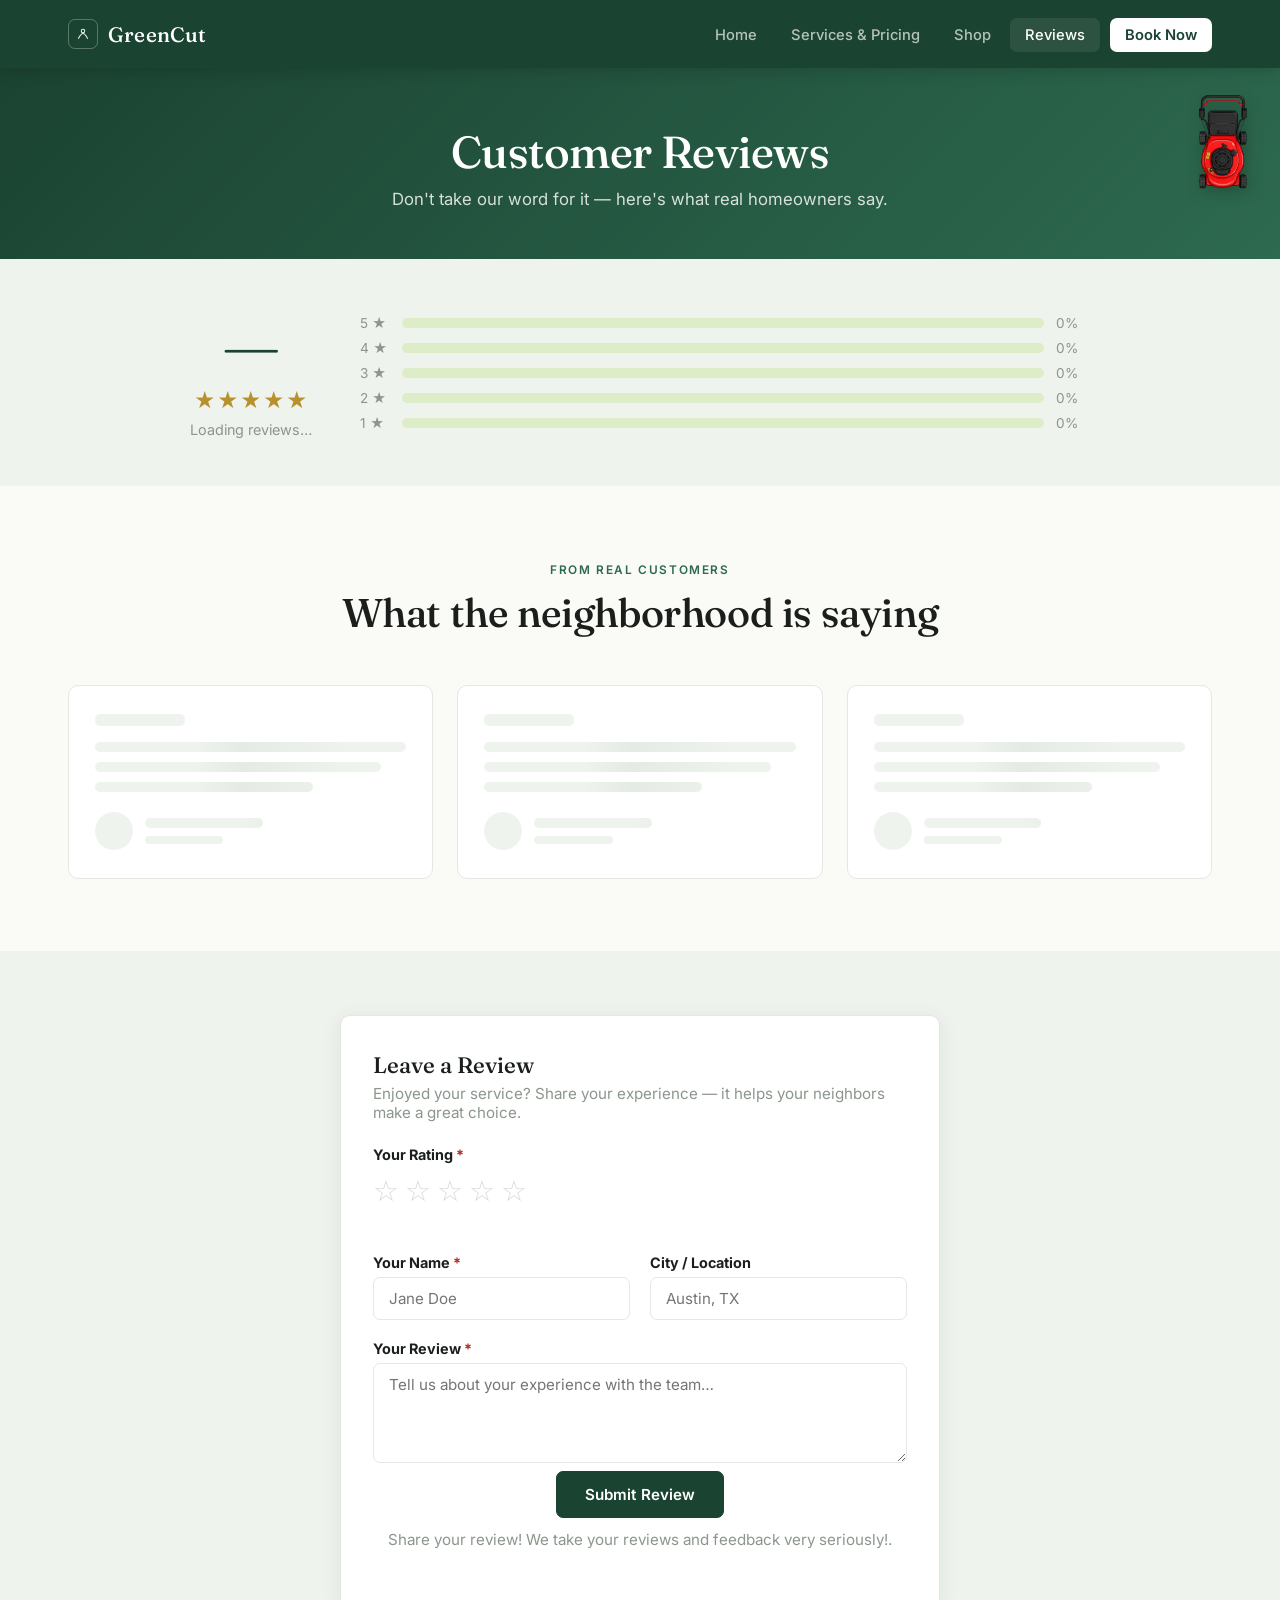
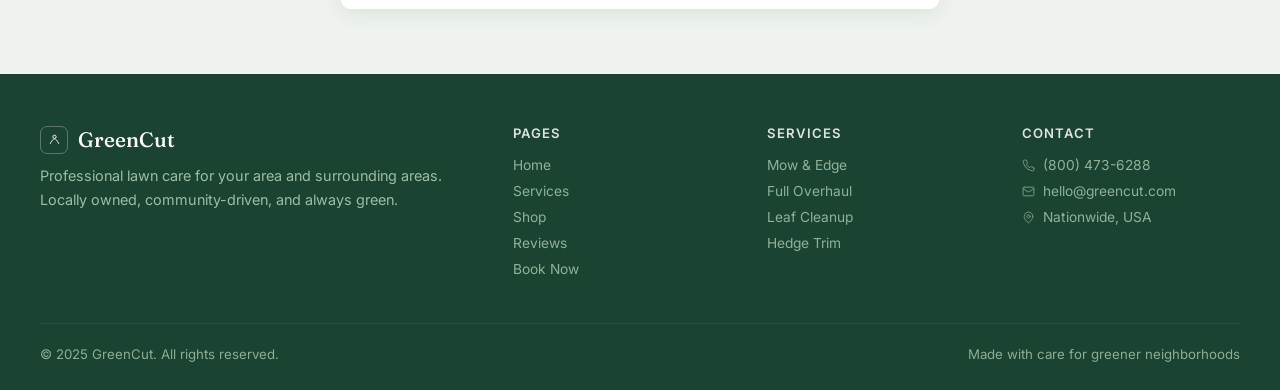
<file: storefront/reviews.html>
<!DOCTYPE html>
<html lang="en">

<head>
  <meta charset="UTF-8" />
  <meta name="viewport" content="width=device-width, initial-scale=1.0" />
  <title>{companyName} — Customer Reviews</title>
  <link rel="stylesheet" href="style.css" />
  <style>
    /* Review form styles */
    .review-form-section {
      background: var(--green-pale);
      padding: 64px 28px;
    }

    .review-form-box {
      background: var(--white);
      border-radius: var(--radius);
      box-shadow: var(--shadow);
      border: 1px solid var(--line);
      padding: 36px 32px;
      max-width: 600px;
      margin: 0 auto;
    }

    .review-form-box h2 {
      font-family: 'Fraunces', serif;
      font-weight: 500;
      font-size: 1.4rem;
      color: var(--text-dark);
      margin-bottom: 6px;
    }

    .review-form-box p {
      color: var(--text-light);
      margin-bottom: 24px;
      font-size: .95rem;
    }

    .star-picker {
      display: flex;
      gap: 6px;
      margin-bottom: 20px;
    }

    .star-btn {
      font-size: 1.8rem;
      background: none;
      border: none;
      cursor: pointer;
      color: #D8DBD6;
      transition: color .15s, transform .1s;
      line-height: 1;
      padding: 0;
    }

    .star-btn.selected,
    .star-btn:hover {
      color: #B8912F;
      transform: scale(1.1);
    }

    .review-success {
      display: none;
      text-align: center;
      padding: 28px 0;
    }

    .review-success h3 {
      font-family: 'Fraunces', serif;
      font-weight: 500;
      margin: 16px 0 8px;
    }

    .review-success p {
      color: var(--text-light);
    }
  </style>
</head>

<body>

  <div id="gc-toast" class="toast"></div>

  <div id="sidebar-mower">
    <img src="lawnmover.png" alt="Lawn Mower">
    <div id="mower-trail"></div>
  </div>

  <nav id="navbar">
    <div class="nav-inner">
      <a class="nav-logo" href="index.html"><span class="logo-mark"><svg width="14" height="14" viewBox="0 0 24 24"
            fill="none" stroke="#EEF3EE" stroke-width="1.8">
            <path d="M4 20c3-6 5-9 8-9s5 3 8 9" />
            <circle cx="12" cy="7" r="3" />
          </svg></span> <span data-bind="name">GreenCut</span></a>
      <button class="hamburger" aria-label="Menu"><span></span><span></span><span></span></button>
      <ul class="nav-links">
        <li><a href="index.html">Home</a></li>
        <li><a href="services.html">Services & Pricing</a></li>
        <li><a href="store.html">Shop</a></li>
        <li><a href="reviews.html">Reviews</a></li>
        <li><a href="booking.html" class="nav-cta">Book Now</a></li>
      </ul>
    </div>
  </nav>

  <div class="page-header">
    <h1>Customer Reviews</h1>
    <p>Don't take our word for it — here's what real homeowners say.</p>
  </div>

  <!-- RATING SUMMARY — values updated live by renderReviews() -->
  <div style="background:var(--green-pale);padding:48px 28px">
    <div style="max-width:900px;margin:0 auto;display:grid;grid-template-columns:auto 1fr;gap:48px;align-items:center">
      <div style="text-align:center">
        <div id="avg-rating"
          style="font-family:'Fraunces',serif;font-size:4.6rem;font-weight:500;color:var(--green-dark);line-height:1">—
        </div>
        <div style="color:#B8912F;font-size:1.3rem;letter-spacing:2px;margin:8px 0">★★★★★</div>
        <div id="review-count" style="color:var(--text-light);font-size:.9rem">Loading reviews…</div>
      </div>
      <div style="display:flex;flex-direction:column;gap:9px">
        <!-- bar-N and pct-N ids are updated live by renderReviews() -->
        <div style="display:flex;align-items:center;gap:12px">
          <span style="font-size:.85rem;color:var(--text-light);width:30px">5 ★</span>
          <div style="flex:1;height:10px;background:#dcedc8;border-radius:5px;overflow:hidden">
            <div id="bar-5"
              style="width:0%;height:100%;background:var(--green-main);border-radius:5px;transition:width .6s ease">
            </div>
          </div>
          <span id="pct-5" style="font-size:.85rem;color:var(--text-light);width:34px">0%</span>
        </div>
        <div style="display:flex;align-items:center;gap:12px">
          <span style="font-size:.85rem;color:var(--text-light);width:30px">4 ★</span>
          <div style="flex:1;height:10px;background:#dcedc8;border-radius:5px;overflow:hidden">
            <div id="bar-4" style="width:0%;height:100%;background:#8bc34a;border-radius:5px;transition:width .6s ease">
            </div>
          </div>
          <span id="pct-4" style="font-size:.85rem;color:var(--text-light);width:34px">0%</span>
        </div>
        <div style="display:flex;align-items:center;gap:12px">
          <span style="font-size:.85rem;color:var(--text-light);width:30px">3 ★</span>
          <div style="flex:1;height:10px;background:#dcedc8;border-radius:5px;overflow:hidden">
            <div id="bar-3" style="width:0%;height:100%;background:#cddc39;border-radius:5px;transition:width .6s ease">
            </div>
          </div>
          <span id="pct-3" style="font-size:.85rem;color:var(--text-light);width:34px">0%</span>
        </div>
        <div style="display:flex;align-items:center;gap:12px">
          <span style="font-size:.85rem;color:var(--text-light);width:30px">2 ★</span>
          <div style="flex:1;height:10px;background:#dcedc8;border-radius:5px;overflow:hidden">
            <div id="bar-2" style="width:0%;height:100%;background:#ffc107;border-radius:5px;transition:width .6s ease">
            </div>
          </div>
          <span id="pct-2" style="font-size:.85rem;color:var(--text-light);width:34px">0%</span>
        </div>
        <div style="display:flex;align-items:center;gap:12px">
          <span style="font-size:.85rem;color:var(--text-light);width:30px">1 ★</span>
          <div style="flex:1;height:10px;background:#dcedc8;border-radius:5px;overflow:hidden">
            <div id="bar-1" style="width:0%;height:100%;background:#ff7043;border-radius:5px;transition:width .6s ease">
            </div>
          </div>
          <span id="pct-1" style="font-size:.85rem;color:var(--text-light);width:34px">0%</span>
        </div>
      </div>
    </div>
  </div>

  <!-- REVIEWS GRID — rendered live by main.js renderReviews() -->
  <div class="section">
    <div class="centered" style="margin-bottom:40px">
      <span class="section-tag">From Real Customers</span>
      <h2 class="section-heading">What the neighborhood is saying</h2>
    </div>
    <div class="reviews-grid" id="reviews-grid">
      <div class="skel-review">
        <div class="skel-block skel-line stars"></div>
        <div class="skel-block skel-line text"></div>
        <div class="skel-block skel-line text"></div>
        <div class="skel-block skel-line text"></div>
        <div class="skel-review-footer">
          <div class="skel-block skel-avatar"></div>
          <div class="skel-lines">
            <div class="skel-block skel-line name"></div>
            <div class="skel-block skel-line loc"></div>
          </div>
        </div>
      </div>
      <div class="skel-review">
        <div class="skel-block skel-line stars"></div>
        <div class="skel-block skel-line text"></div>
        <div class="skel-block skel-line text"></div>
        <div class="skel-block skel-line text"></div>
        <div class="skel-review-footer">
          <div class="skel-block skel-avatar"></div>
          <div class="skel-lines">
            <div class="skel-block skel-line name"></div>
            <div class="skel-block skel-line loc"></div>
          </div>
        </div>
      </div>
      <div class="skel-review">
        <div class="skel-block skel-line stars"></div>
        <div class="skel-block skel-line text"></div>
        <div class="skel-block skel-line text"></div>
        <div class="skel-block skel-line text"></div>
        <div class="skel-review-footer">
          <div class="skel-block skel-avatar"></div>
          <div class="skel-lines">
            <div class="skel-block skel-line name"></div>
            <div class="skel-block skel-line loc"></div>
          </div>
        </div>
      </div>
    </div>
  </div>

  <!-- LEAVE A REVIEW FORM -->
  <div class="review-form-section">
    <div class="review-form-box">
      <div id="review-form-wrap">
        <h2>Leave a Review</h2>
        <p>Enjoyed your service? Share your experience — it helps your neighbors make a great choice.</p>

        <form id="review-form">
          <input type="hidden" id="star-input" value="0" />

          <div class="form-group" style="margin-bottom:18px">
            <label style="font-weight:700;font-size:.9rem;color:var(--text-dark);display:block;margin-bottom:8px">Your
              Rating <span style="color:var(--red-mower)">*</span></label>
            <div class="star-picker">
              <button type="button" class="star-btn" data-star="1">☆</button>
              <button type="button" class="star-btn" data-star="2">☆</button>
              <button type="button" class="star-btn" data-star="3">☆</button>
              <button type="button" class="star-btn" data-star="4">☆</button>
              <button type="button" class="star-btn" data-star="5">☆</button>
            </div>
          </div>

          <div class="form-grid">
            <div class="form-group">
              <label for="reviewerName">Your Name <span style="color:var(--red-mower)">*</span></label>
              <input type="text" name="reviewerName" id="reviewerName" placeholder="Jane Doe" required />
            </div>
            <div class="form-group">
              <label for="reviewerCity">City / Location</label>
              <input type="text" name="reviewerCity" id="reviewerCity" placeholder="Austin, TX" />
            </div>
            <div class="form-group full">
              <label for="reviewText">Your Review <span style="color:var(--red-mower)">*</span></label>
              <textarea name="text" id="reviewText" rows="4" placeholder="Tell us about your experience with the team…"
                required></textarea>
            </div>
          </div>

          <div class="form-submit" style="margin-top:8px">
            <button type="submit" class="btn btn-green">Submit Review</button>
          </div>
          <p class="form-note" style="margin-top:12px">Share your review! We take your reviews and feedback very
            seriously!.</p>
        </form>
      </div>

      <!-- Success state shown after submission -->
      <div id="review-success" class="review-success">
        <div class="check-mark"><svg viewBox="0 0 24 24" fill="none" stroke="currentColor" stroke-width="2"
            stroke-linecap="round" stroke-linejoin="round">
            <path d="M20 6 9 17l-5-5" />
          </svg></div>
        <h3>Review Submitted</h3>
        <p>Thanks for sharing! Your review matters!.</p>
      </div>
    </div>
  </div>

  <!-- FOOTER -->
  <footer>
    <div class="footer-inner">
      <div class="footer-brand">
        <div class="logo"><span class="logo-mark"><svg width="13" height="13" viewBox="0 0 24 24" fill="none"
              stroke="#EEF3EE" stroke-width="1.8">
              <path d="M4 20c3-6 5-9 8-9s5 3 8 9" />
              <circle cx="12" cy="7" r="3" />
            </svg></span> <span data-bind="name">GreenCut</span></div>
        <p>Professional lawn care for <span data-bind="city">your area</span> and surrounding areas. Locally owned,
          community-driven, and always green.</p>
      </div>
      <div class="footer-col">
        <h4>Pages</h4>
        <a href="index.html">Home</a>
        <a href="services.html">Services</a>
        <a href="store.html">Shop</a>
        <a href="reviews.html">Reviews</a>
        <a href="booking.html">Book Now</a>
      </div>
      <div class="footer-col">
        <h4>Services</h4>
        <a href="services.html">Mow & Edge</a>
        <a href="services.html">Full Overhaul</a>
        <a href="services.html">Leaf Cleanup</a>
        <a href="services.html">Hedge Trim</a>
      </div>
      <div class="footer-col">
        <h4>Contact</h4>
        <a data-bind-attr="href-tel:phone"><svg width="12" height="12" viewBox="0 0 24 24" fill="none"
            stroke="currentColor" stroke-width="1.8" stroke-linecap="round" stroke-linejoin="round">
            <path
              d="M22 16.92v3a2 2 0 0 1-2.18 2 19.79 19.79 0 0 1-8.63-3.07 19.5 19.5 0 0 1-6-6 19.79 19.79 0 0 1-3.07-8.67A2 2 0 0 1 4.11 2h3a2 2 0 0 1 2 1.72c.127.96.361 1.903.7 2.81a2 2 0 0 1-.45 2.11L8.09 9.91a16 16 0 0 0 6 6l1.27-1.27a2 2 0 0 1 2.11-.45c.907.339 1.85.573 2.81.7A2 2 0 0 1 22 16.92z" />
          </svg><span data-bind="phone">(800) 473-6288</span></a>
        <a data-bind-attr="href-mailto:email"><svg width="12" height="12" viewBox="0 0 24 24" fill="none"
            stroke="currentColor" stroke-width="1.8" stroke-linecap="round" stroke-linejoin="round">
            <rect x="2" y="4" width="20" height="16" rx="2" />
            <path d="m22 7-10 6L2 7" />
          </svg><span data-bind="email">hello@greencut.com</span></a>
        <a><svg width="12" height="12" viewBox="0 0 24 24" fill="none" stroke="currentColor" stroke-width="1.8"
            stroke-linecap="round" stroke-linejoin="round">
            <path d="M20 10c0 6-8 12-8 12s-8-6-8-12a8 8 0 0 1 16 0z" />
            <circle cx="12" cy="10" r="3" />
          </svg><span data-bind="city">Nationwide, USA</span></a>
      </div>
    </div>
    <div class="footer-bottom">
      <span>© 2025 <span data-bind="name">GreenCut</span>. All rights reserved.</span>
      <span>Made with care for <span data-bind="city">greener neighborhoods</span></span>
    </div>
  </footer>

  <script src="js/api.js"></script>
  <script src="js/main.js"></script>
</body>

</html>
</file>
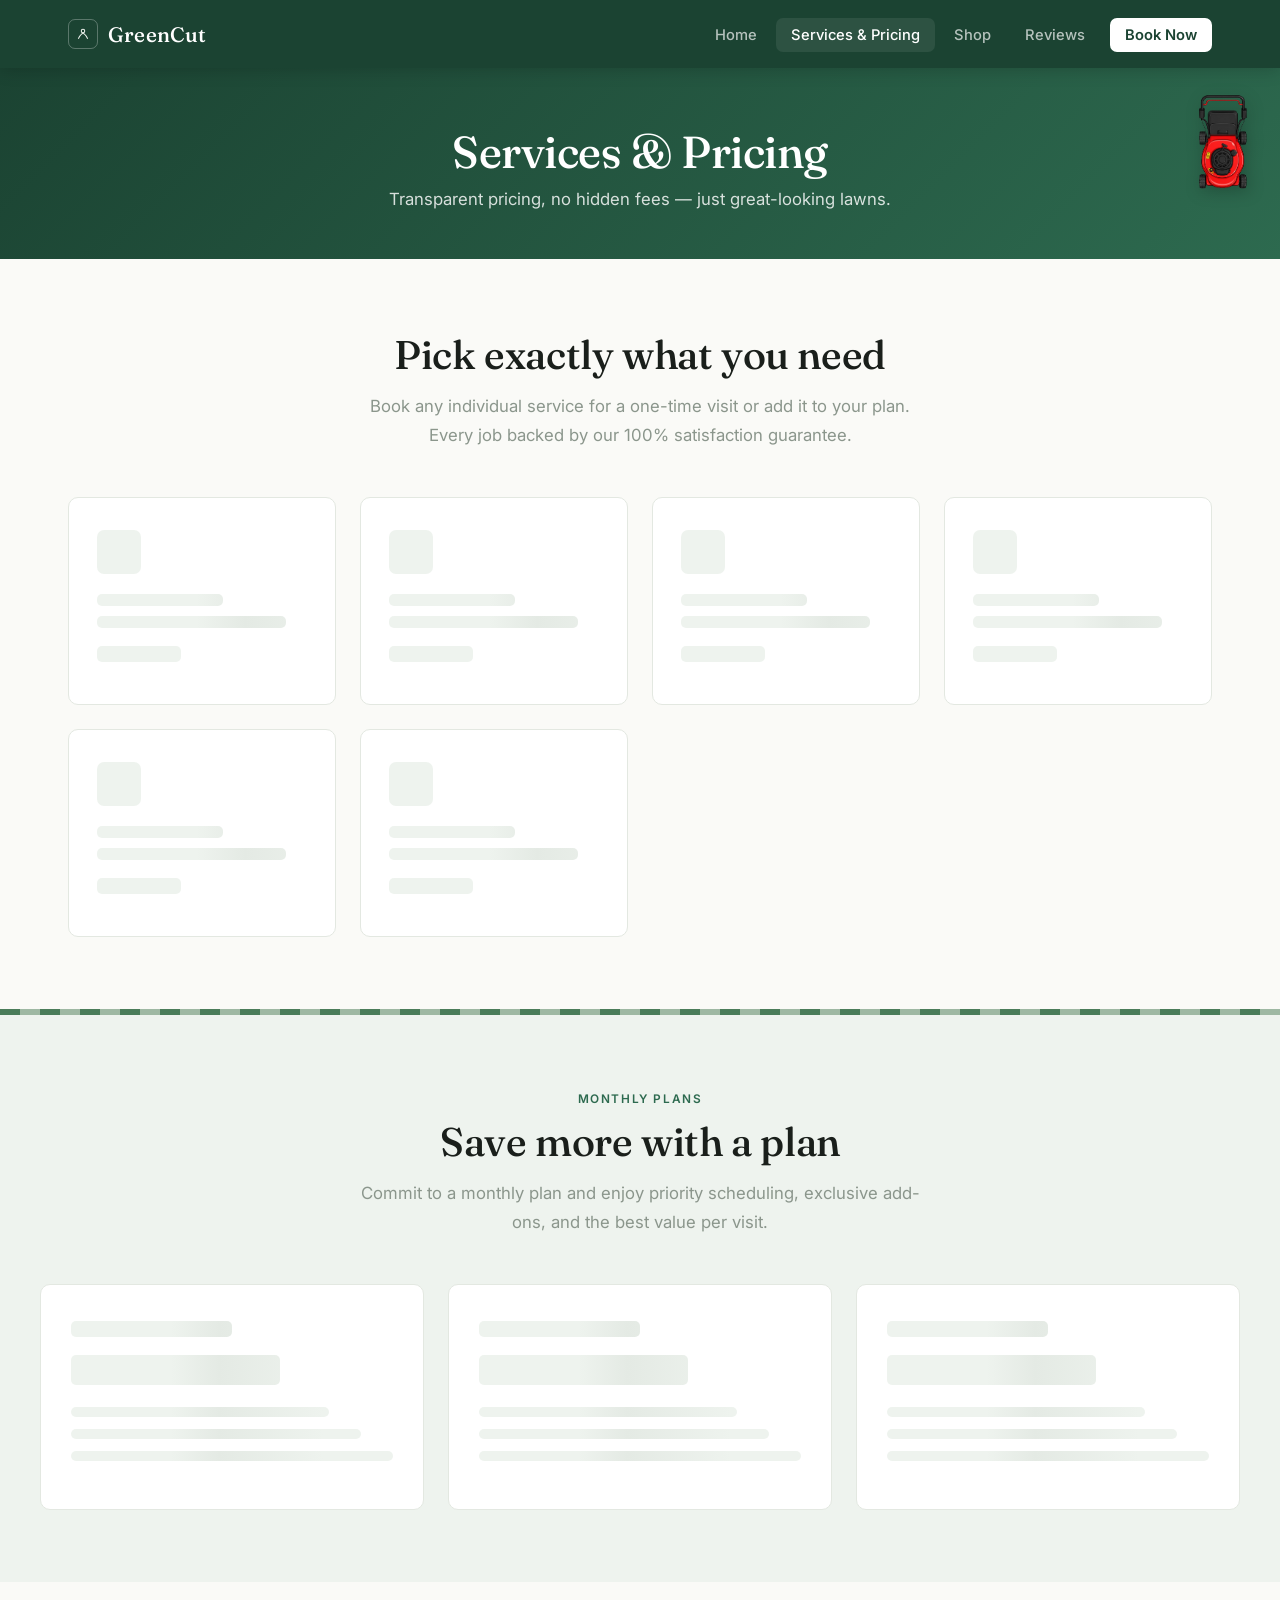
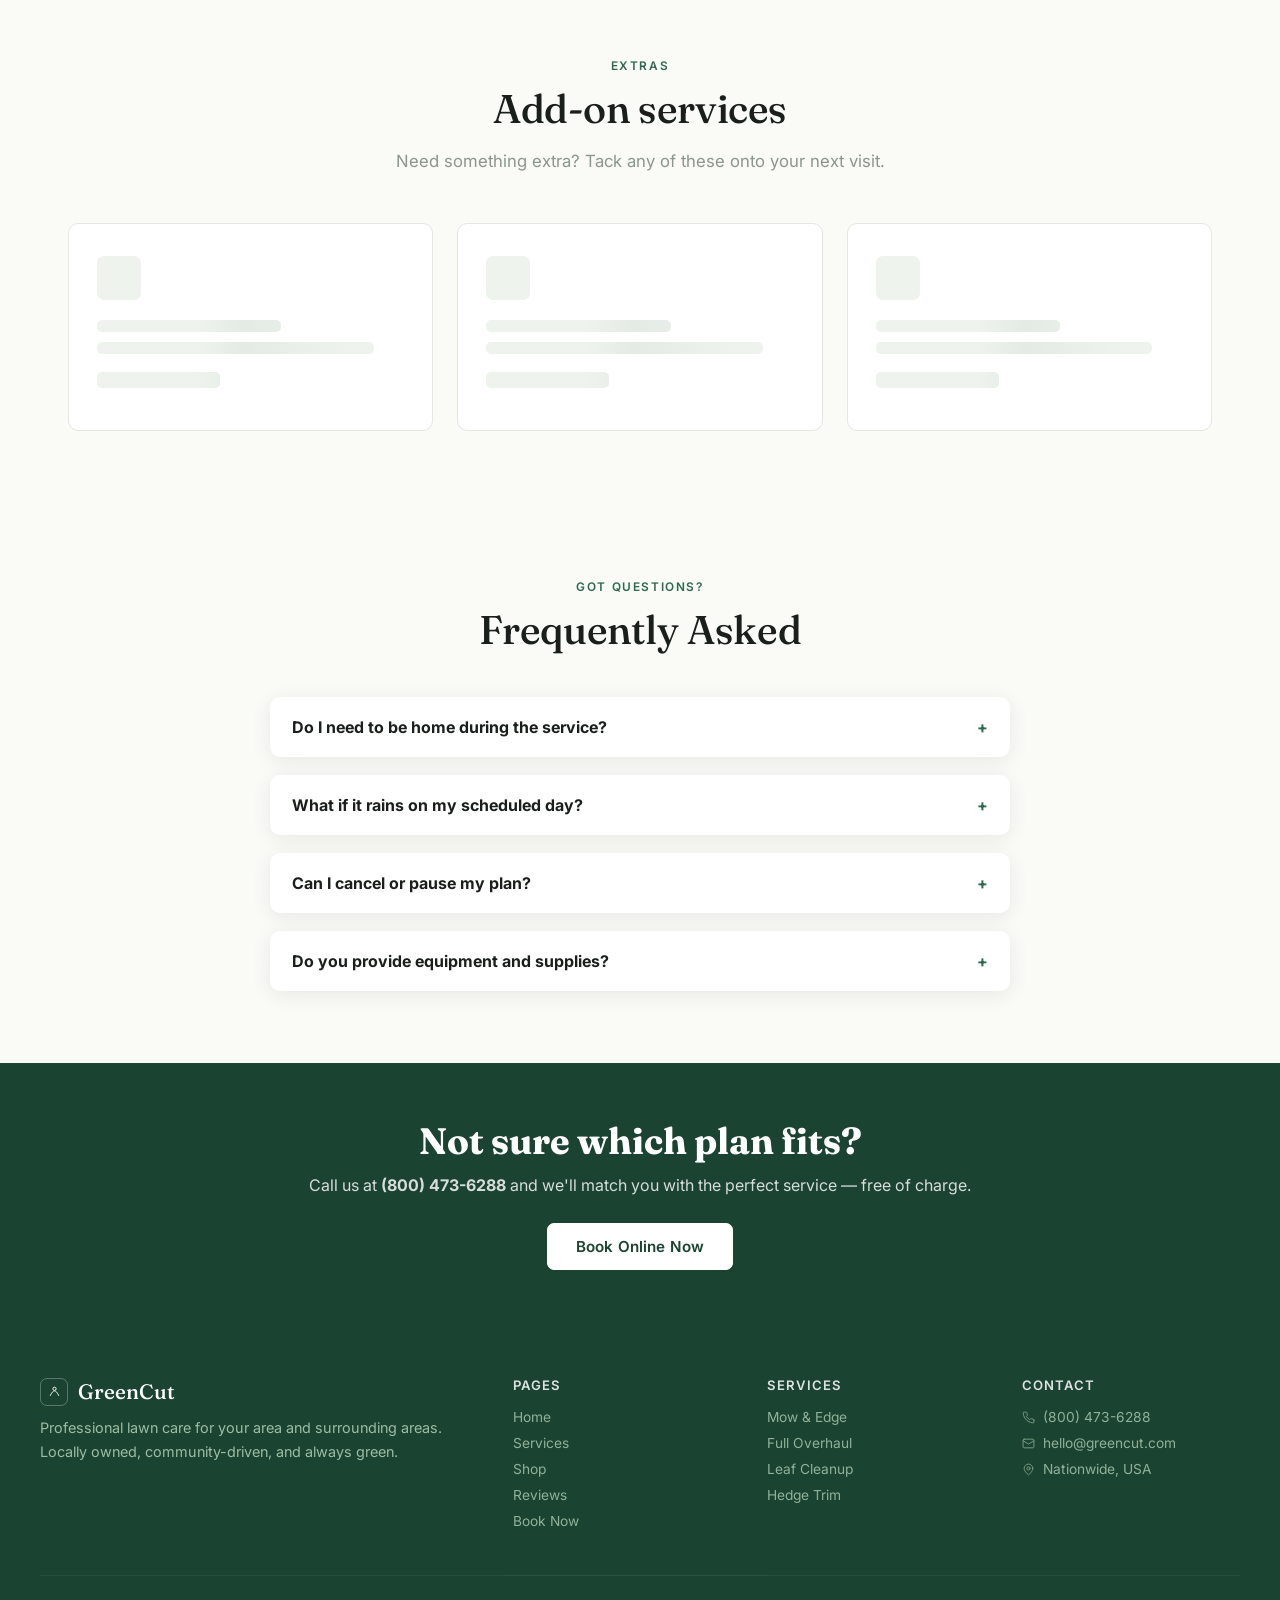
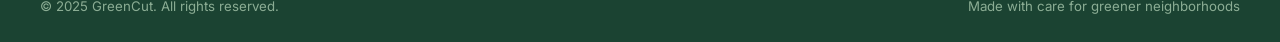
<file: storefront/services.html>
<!DOCTYPE html>
<html lang="en">

<head>
  <meta charset="UTF-8" />
  <meta name="viewport" content="width=device-width, initial-scale=1.0" />
  <title>{companyName} — Services & Pricing</title>
  <link rel="stylesheet" href="style.css" />
</head>

<body>

  <div id="gc-toast" class="toast"></div>

  <div id="sidebar-mower">
    <img src="lawnmover.png" alt="Lawn Mower">
    <div id="mower-trail"></div>
  </div>

  <nav id="navbar">
    <div class="nav-inner">
      <a class="nav-logo" href="index.html"><span class="logo-mark"><svg width="14" height="14" viewBox="0 0 24 24"
            fill="none" stroke="#EEF3EE" stroke-width="1.8">
            <path d="M4 20c3-6 5-9 8-9s5 3 8 9" />
            <circle cx="12" cy="7" r="3" />
          </svg></span> <span data-bind="name">GreenCut</span></a>
      <button class="hamburger" aria-label="Menu"><span></span><span></span><span></span></button>
      <ul class="nav-links">
        <li><a href="index.html">Home</a></li>
        <li><a href="services.html">Services & Pricing</a></li>
        <li><a href="store.html">Shop</a></li>
        <li><a href="reviews.html">Reviews</a></li>
        <li><a href="booking.html" class="nav-cta">Book Now</a></li>
      </ul>
    </div>
  </nav>

  <div class="page-header">
    <h1>Services & Pricing</h1>
    <p>Transparent pricing, no hidden fees — just great-looking lawns.</p>
  </div>

  <!-- INDIVIDUAL SERVICES -->
  <div class="section">
    <div class="centered">
      <h2 class="section-heading">Pick exactly what you need</h2>
      <p class="section-sub">Book any individual service for a one-time visit or add it to your plan. Every job backed
        by our 100% satisfaction guarantee.</p>
    </div>
    <div class="card-grid" id="services-grid">
      <div class="skel-card">
        <div class="skel-block skel-icon"></div>
        <div class="skel-block skel-line w-60"></div>
        <div class="skel-block skel-line w-90"></div>
        <div class="skel-block skel-line w-40"></div>
      </div>
      <div class="skel-card">
        <div class="skel-block skel-icon"></div>
        <div class="skel-block skel-line w-60"></div>
        <div class="skel-block skel-line w-90"></div>
        <div class="skel-block skel-line w-40"></div>
      </div>
      <div class="skel-card">
        <div class="skel-block skel-icon"></div>
        <div class="skel-block skel-line w-60"></div>
        <div class="skel-block skel-line w-90"></div>
        <div class="skel-block skel-line w-40"></div>
      </div>
    </div>
  </div>

  <div class="stripe-divider"></div>

  <!-- SUBSCRIPTION PLANS -->
  <div class="bg-pale" style="padding:72px 28px">
    <div class="section" style="padding:0">
      <div class="centered">
        <span class="section-tag">Monthly Plans</span>
        <h2 class="section-heading">Save more with a plan</h2>
        <p class="section-sub">Commit to a monthly plan and enjoy priority scheduling, exclusive add-ons, and the best
          value per visit.</p>
      </div>
      <div class="pricing-grid" id="pricing-grid">
        <div class="skel-pricing">
          <div class="skel-block skel-line title"></div>
          <div class="skel-block skel-line price"></div>
          <div class="skel-block skel-line feature"></div>
          <div class="skel-block skel-line feature"></div>
          <div class="skel-block skel-line feature"></div>
        </div>
        <div class="skel-pricing">
          <div class="skel-block skel-line title"></div>
          <div class="skel-block skel-line price"></div>
          <div class="skel-block skel-line feature"></div>
          <div class="skel-block skel-line feature"></div>
          <div class="skel-block skel-line feature"></div>
        </div>
        <div class="skel-pricing">
          <div class="skel-block skel-line title"></div>
          <div class="skel-block skel-line price"></div>
          <div class="skel-block skel-line feature"></div>
          <div class="skel-block skel-line feature"></div>
          <div class="skel-block skel-line feature"></div>
        </div>
      </div>
    </div>
  </div>

  <!-- ADD-ON SERVICES (hidden automatically if the business has none) -->
  <div class="section" id="addons-section">
    <div class="centered">
      <span class="section-tag">Extras</span>
      <h2 class="section-heading">Add-on services</h2>
      <p class="section-sub">Need something extra? Tack any of these onto your next visit.</p>
    </div>
    <div class="card-grid" id="addons-grid">
      <div class="skel-card">
        <div class="skel-block skel-icon"></div>
        <div class="skel-block skel-line w-60"></div>
        <div class="skel-block skel-line w-90"></div>
        <div class="skel-block skel-line w-40"></div>
      </div>
      <div class="skel-card">
        <div class="skel-block skel-icon"></div>
        <div class="skel-block skel-line w-60"></div>
        <div class="skel-block skel-line w-90"></div>
        <div class="skel-block skel-line w-40"></div>
      </div>
      <div class="skel-card">
        <div class="skel-block skel-icon"></div>
        <div class="skel-block skel-line w-60"></div>
        <div class="skel-block skel-line w-90"></div>
        <div class="skel-block skel-line w-40"></div>
      </div>
    </div>
  </div>

  <!-- FAQ -->
  <div class="section">
    <div class="centered" style="margin-bottom:44px">
      <span class="section-tag">Got Questions?</span>
      <h2 class="section-heading">Frequently Asked</h2>
    </div>
    <div style="max-width:740px;margin:0 auto;display:flex;flex-direction:column;gap:18px">

      <details
        style="background:var(--white);border-radius:var(--radius);box-shadow:var(--shadow);padding:20px 22px;cursor:pointer">
        <summary
          style="font-weight:700;font-size:1rem;color:var(--text-dark);list-style:none;display:flex;justify-content:space-between;align-items:center">
          Do I need to be home during the service? <span style="color:var(--green-main)">+</span>
        </summary>
        <p style="margin-top:12px;color:var(--text-light);line-height:1.7;font-size:.95rem">Nope! As long as we have
          access to your yard, our crew can complete the service while you're out. We'll send you a completion
          notification with photos when we're done.</p>
      </details>

      <details
        style="background:var(--white);border-radius:var(--radius);box-shadow:var(--shadow);padding:20px 22px;cursor:pointer">
        <summary
          style="font-weight:700;font-size:1rem;color:var(--text-dark);list-style:none;display:flex;justify-content:space-between;align-items:center">
          What if it rains on my scheduled day? <span style="color:var(--green-main)">+</span>
        </summary>
        <p style="margin-top:12px;color:var(--text-light);line-height:1.7;font-size:.95rem">We monitor weather closely
          and will reschedule to the next available dry day at no extra charge. You'll always be notified in advance.
        </p>
      </details>

      <details
        style="background:var(--white);border-radius:var(--radius);box-shadow:var(--shadow);padding:20px 22px;cursor:pointer">
        <summary
          style="font-weight:700;font-size:1rem;color:var(--text-dark);list-style:none;display:flex;justify-content:space-between;align-items:center">
          Can I cancel or pause my plan? <span style="color:var(--green-main)">+</span>
        </summary>
        <p style="margin-top:12px;color:var(--text-light);line-height:1.7;font-size:.95rem">Absolutely. All monthly
          plans are cancel-anytime with no penalty. Just give us 5 days notice before your next billing date.</p>
      </details>

      <details
        style="background:var(--white);border-radius:var(--radius);box-shadow:var(--shadow);padding:20px 22px;cursor:pointer">
        <summary
          style="font-weight:700;font-size:1rem;color:var(--text-dark);list-style:none;display:flex;justify-content:space-between;align-items:center">
          Do you provide equipment and supplies? <span style="color:var(--green-main)">+</span>
        </summary>
        <p style="margin-top:12px;color:var(--text-light);line-height:1.7;font-size:.95rem">Yes — our team brings
          everything needed. You don't need to supply any tools, fertilisers, or bags. We handle it all.</p>
      </details>

    </div>
  </div>

  <!-- BOTTOM CTA -->
  <div style="background:var(--green-dark);color:#fff;padding:56px 28px;text-align:center">
    <h2 style="font-size:clamp(1.6rem,3vw,2.3rem);margin-bottom:12px">Not sure which plan fits?</h2>
    <p style="opacity:.82;margin-bottom:28px">Call us at <strong data-bind="phone">(800) 473-6288</strong> and we'll
      match you with the perfect service — free of charge.</p>
    <a href="booking.html" class="btn btn-primary">Book Online Now</a>
  </div>

  <!-- FOOTER -->
  <footer>
    <div class="footer-inner">
      <div class="footer-brand">
        <div class="logo"><span class="logo-mark"><svg width="13" height="13" viewBox="0 0 24 24" fill="none"
              stroke="#EEF3EE" stroke-width="1.8">
              <path d="M4 20c3-6 5-9 8-9s5 3 8 9" />
              <circle cx="12" cy="7" r="3" />
            </svg></span> <span data-bind="name">GreenCut</span></div>
        <p>Professional lawn care for <span data-bind="city">your area</span> and surrounding areas. Locally owned,
          community-driven, and always green.</p>
      </div>
      <div class="footer-col">
        <h4>Pages</h4>
        <a href="index.html">Home</a>
        <a href="services.html">Services</a>
        <a href="store.html">Shop</a>
        <a href="reviews.html">Reviews</a>
        <a href="booking.html">Book Now</a>
      </div>
      <div class="footer-col">
        <h4>Services</h4>
        <a href="services.html">Mow & Edge</a>
        <a href="services.html">Full Overhaul</a>
        <a href="services.html">Leaf Cleanup</a>
        <a href="services.html">Hedge Trim</a>
      </div>
      <div class="footer-col">
        <h4>Contact</h4>
        <a data-bind-attr="href-tel:phone"><svg width="12" height="12" viewBox="0 0 24 24" fill="none"
            stroke="currentColor" stroke-width="1.8" stroke-linecap="round" stroke-linejoin="round">
            <path
              d="M22 16.92v3a2 2 0 0 1-2.18 2 19.79 19.79 0 0 1-8.63-3.07 19.5 19.5 0 0 1-6-6 19.79 19.79 0 0 1-3.07-8.67A2 2 0 0 1 4.11 2h3a2 2 0 0 1 2 1.72c.127.96.361 1.903.7 2.81a2 2 0 0 1-.45 2.11L8.09 9.91a16 16 0 0 0 6 6l1.27-1.27a2 2 0 0 1 2.11-.45c.907.339 1.85.573 2.81.7A2 2 0 0 1 22 16.92z" />
          </svg><span data-bind="phone">(800) 473-6288</span></a>
        <a data-bind-attr="href-mailto:email"><svg width="12" height="12" viewBox="0 0 24 24" fill="none"
            stroke="currentColor" stroke-width="1.8" stroke-linecap="round" stroke-linejoin="round">
            <rect x="2" y="4" width="20" height="16" rx="2" />
            <path d="m22 7-10 6L2 7" />
          </svg><span data-bind="email">hello@greencut.com</span></a>
        <a><svg width="12" height="12" viewBox="0 0 24 24" fill="none" stroke="currentColor" stroke-width="1.8"
            stroke-linecap="round" stroke-linejoin="round">
            <path d="M20 10c0 6-8 12-8 12s-8-6-8-12a8 8 0 0 1 16 0z" />
            <circle cx="12" cy="10" r="3" />
          </svg><span data-bind="city">Nationwide, USA</span></a>
      </div>
    </div>
    <div class="footer-bottom">
      <span>© 2025 <span data-bind="name">GreenCut</span>. All rights reserved.</span>
      <span>Made with care for <span data-bind="city">greener neighborhoods</span></span>
    </div>
  </footer>

  <script src="js/api.js"></script>
  <script src="js/main.js"></script>
</body>

</html>
</file>
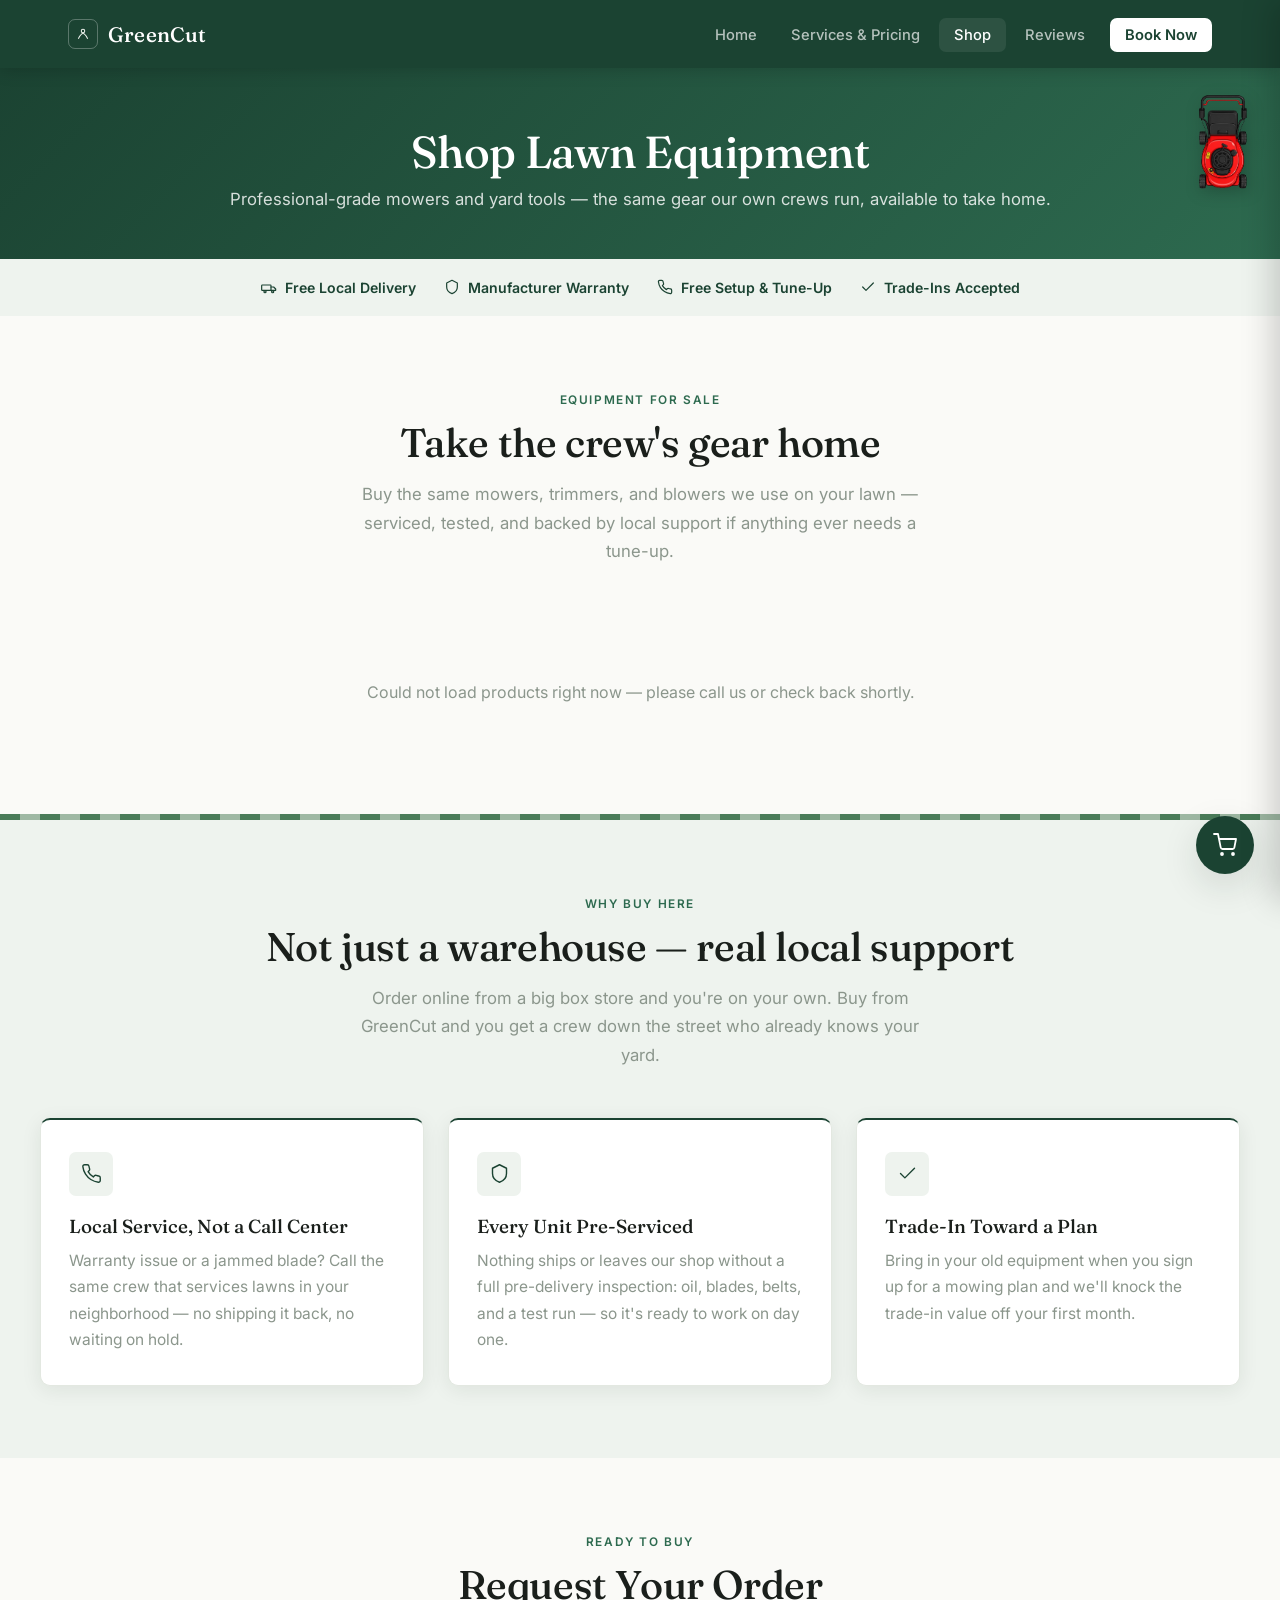
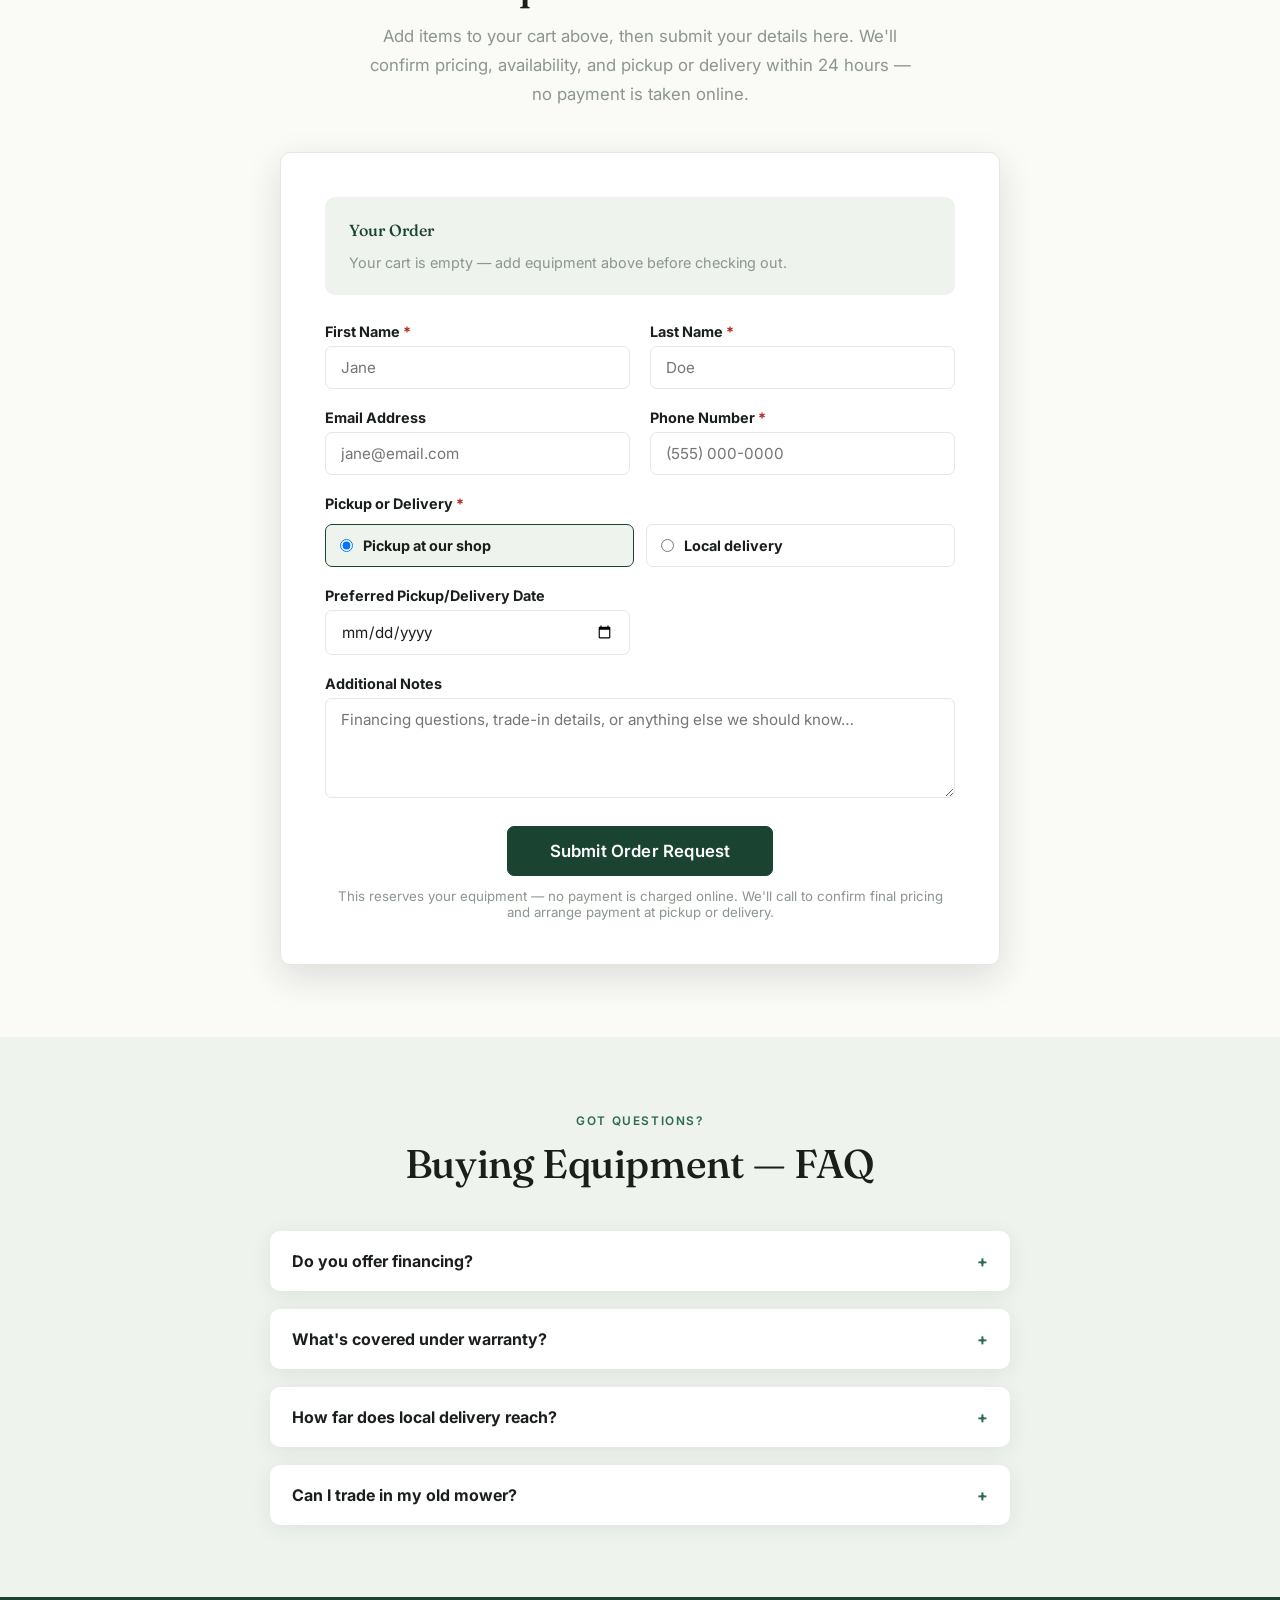
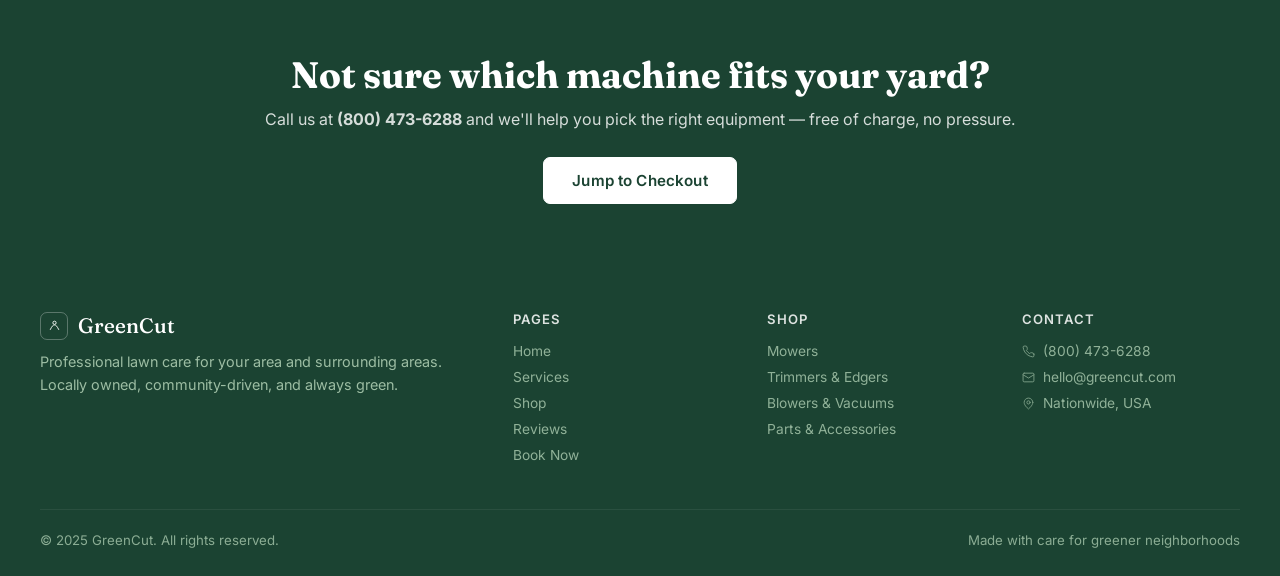
<file: storefront/store.html>
<!DOCTYPE html>
<html lang="en">

<head>
  <meta charset="UTF-8" />
  <meta name="viewport" content="width=device-width, initial-scale=1.0" />
  <title>{companyName} — Shop Equipment</title>
  <link rel="stylesheet" href="style.css" />
</head>

<body>

  <div id="gc-toast" class="toast"></div>

  <div id="sidebar-mower">
    <img src="lawnmover.png" alt="Lawn Mower">
    <div id="mower-trail"></div>
  </div>

  <nav id="navbar">
    <div class="nav-inner">
      <a class="nav-logo" href="index.html"><span class="logo-mark"><svg width="14" height="14" viewBox="0 0 24 24"
            fill="none" stroke="#EEF3EE" stroke-width="1.8">
            <path d="M4 20c3-6 5-9 8-9s5 3 8 9" />
            <circle cx="12" cy="7" r="3" />
          </svg></span> <span data-bind="name">GreenCut</span></a>
      <button class="hamburger" aria-label="Menu"><span></span><span></span><span></span></button>
      <ul class="nav-links">
        <li><a href="index.html">Home</a></li>
        <li><a href="services.html">Services & Pricing</a></li>
        <li><a href="store.html">Shop</a></li>
        <li><a href="reviews.html">Reviews</a></li>
        <li><a href="booking.html" class="nav-cta">Book Now</a></li>
      </ul>
    </div>
  </nav>

  <div class="page-header">
    <h1>Shop Lawn Equipment</h1>
    <p>Professional-grade mowers and yard tools — the same gear our own crews run, available to take home.</p>
  </div>

  <!-- TRUST STRIP -->
  <div style="background:var(--green-pale);padding:20px 28px">
    <div
      style="max-width:1000px;margin:0 auto;display:flex;flex-wrap:wrap;justify-content:center;gap:28px;text-align:center">
      <div style="display:flex;align-items:center;gap:8px;font-size:.88rem;font-weight:600;color:var(--green-dark)">
        <svg width="16" height="16" viewBox="0 0 24 24" fill="none" stroke="currentColor" stroke-width="1.8"
          stroke-linecap="round" stroke-linejoin="round">
          <rect x="1" y="9" width="14" height="8" rx="1" />
          <path d="M15 12h4l3 3v2h-7" />
          <circle cx="6" cy="19" r="1.6" />
          <circle cx="17.5" cy="19" r="1.6" />
        </svg>
        Free Local Delivery
      </div>
      <div style="display:flex;align-items:center;gap:8px;font-size:.88rem;font-weight:600;color:var(--green-dark)">
        <svg width="16" height="16" viewBox="0 0 24 24" fill="none" stroke="currentColor" stroke-width="1.8"
          stroke-linecap="round" stroke-linejoin="round">
          <path d="M12 2l8 4v6c0 5-3.5 8.5-8 10-4.5-1.5-8-5-8-10V6l8-4Z" />
        </svg>
        Manufacturer Warranty
      </div>
      <div style="display:flex;align-items:center;gap:8px;font-size:.88rem;font-weight:600;color:var(--green-dark)">
        <svg width="16" height="16" viewBox="0 0 24 24" fill="none" stroke="currentColor" stroke-width="1.8"
          stroke-linecap="round" stroke-linejoin="round">
          <path
            d="M22 16.92v3a2 2 0 0 1-2.18 2 19.79 19.79 0 0 1-8.63-3.07 19.5 19.5 0 0 1-6-6 19.79 19.79 0 0 1-3.07-8.67A2 2 0 0 1 4.11 2h3a2 2 0 0 1 2 1.72c.127.96.361 1.903.7 2.81a2 2 0 0 1-.45 2.11L8.09 9.91a16 16 0 0 0 6 6l1.27-1.27a2 2 0 0 1 2.11-.45c.907.339 1.85.573 2.81.7A2 2 0 0 1 22 16.92z" />
        </svg>
        Free Setup & Tune-Up
      </div>
      <div style="display:flex;align-items:center;gap:8px;font-size:.88rem;font-weight:600;color:var(--green-dark)">
        <svg width="16" height="16" viewBox="0 0 24 24" fill="none" stroke="currentColor" stroke-width="1.8"
          stroke-linecap="round" stroke-linejoin="round">
          <path d="M20 6 9 17l-5-5" />
        </svg>
        Trade-Ins Accepted
      </div>
    </div>
  </div>

  <!-- PRODUCT CATALOG -->
  <div class="section">
    <div class="centered">
      <span class="section-tag">Equipment For Sale</span>
      <h2 class="section-heading">Take the crew's gear home</h2>
      <p class="section-sub">Buy the same mowers, trimmers, and blowers we use on your lawn — serviced, tested, and
        backed by local support if anything ever needs a tune-up.</p>
    </div>

    <div class="category-tabs" id="category-tabs">
      <!-- populated live by initCategoryTabs() once products load -->
    </div>

    <div class="product-grid" id="products-grid">
      <div class="skel-product">
        <div class="skel-img"></div>
        <div class="skel-body">
          <div class="skel-block skel-line w-40" style="margin-bottom:12px"></div>
          <div class="skel-block skel-line w-90" style="margin-bottom:10px"></div>
          <div class="skel-block skel-line w-60"></div>
        </div>
      </div>
      <div class="skel-product">
        <div class="skel-img"></div>
        <div class="skel-body">
          <div class="skel-block skel-line w-40" style="margin-bottom:12px"></div>
          <div class="skel-block skel-line w-90" style="margin-bottom:10px"></div>
          <div class="skel-block skel-line w-60"></div>
        </div>
      </div>
      <div class="skel-product">
        <div class="skel-img"></div>
        <div class="skel-body">
          <div class="skel-block skel-line w-40" style="margin-bottom:12px"></div>
          <div class="skel-block skel-line w-90" style="margin-bottom:10px"></div>
          <div class="skel-block skel-line w-60"></div>
        </div>
      </div>
    </div>
  </div>

  <div class="stripe-divider"></div>

  <!-- WHY BUY FROM US -->
  <div class="bg-pale" style="padding:72px 28px">
    <div class="section" style="padding:0">
      <div class="centered">
        <span class="section-tag">Why Buy Here</span>
        <h2 class="section-heading">Not just a warehouse — real local support</h2>
        <p class="section-sub">Order online from a big box store and you're on your own. Buy from
          <span data-bind="name">GreenCut</span> and you get a crew down the street who already knows your yard.
        </p>
      </div>
      <div class="card-grid">
        <div class="card">
          <div class="card-icon">
            <svg viewBox="0 0 24 24" fill="none" stroke="currentColor" stroke-width="1.6" stroke-linecap="round"
              stroke-linejoin="round">
              <path
                d="M22 16.92v3a2 2 0 0 1-2.18 2 19.79 19.79 0 0 1-8.63-3.07 19.5 19.5 0 0 1-6-6 19.79 19.79 0 0 1-3.07-8.67A2 2 0 0 1 4.11 2h3a2 2 0 0 1 2 1.72c.127.96.361 1.903.7 2.81a2 2 0 0 1-.45 2.11L8.09 9.91a16 16 0 0 0 6 6l1.27-1.27a2 2 0 0 1 2.11-.45c.907.339 1.85.573 2.81.7A2 2 0 0 1 22 16.92z" />
            </svg>
          </div>
          <h3>Local Service, Not a Call Center</h3>
          <p>Warranty issue or a jammed blade? Call the same crew that services lawns in your neighborhood — no
            shipping it back, no waiting on hold.</p>
        </div>
        <div class="card">
          <div class="card-icon">
            <svg viewBox="0 0 24 24" fill="none" stroke="currentColor" stroke-width="1.6" stroke-linecap="round"
              stroke-linejoin="round">
              <path d="M12 2l8 4v6c0 5-3.5 8.5-8 10-4.5-1.5-8-5-8-10V6l8-4Z" />
            </svg>
          </div>
          <h3>Every Unit Pre-Serviced</h3>
          <p>Nothing ships or leaves our shop without a full pre-delivery inspection: oil, blades, belts, and a test
            run — so it's ready to work on day one.</p>
        </div>
        <div class="card">
          <div class="card-icon">
            <svg viewBox="0 0 24 24" fill="none" stroke="currentColor" stroke-width="1.6" stroke-linecap="round"
              stroke-linejoin="round">
              <path d="M20 6 9 17l-5-5" />
            </svg>
          </div>
          <h3>Trade-In Toward a Plan</h3>
          <p>Bring in your old equipment when you sign up for a mowing plan and we'll knock the trade-in value off
            your first month.</p>
        </div>
      </div>
    </div>
  </div>

  <!-- CHECKOUT -->
  <div class="section" id="checkout-section">
    <div class="centered" style="margin-bottom:12px">
      <span class="section-tag">Ready to Buy</span>
      <h2 class="section-heading">Request Your Order</h2>
      <p class="section-sub">Add items to your cart above, then submit your details here. We'll confirm pricing,
        availability, and pickup or delivery within 24 hours — no payment is taken online.</p>
    </div>

    <div class="form-container" style="margin-top:44px">

      <div id="checkout-form-wrap">
        <div class="form-card">

          <div class="order-summary" id="order-summary">
            <h4>Your Order</h4>
            <div id="order-summary-body">
              <p style="color:var(--text-light);font-size:.9rem">Your cart is empty — add equipment above before
                checking out.</p>
            </div>
          </div>

          <form id="checkout-form">
            <div class="form-grid">

              <div class="form-group">
                <label for="order-firstName">First Name <span style="color:var(--red-mower)">*</span></label>
                <input type="text" id="order-firstName" name="firstName" placeholder="Jane" required>
              </div>

              <div class="form-group">
                <label for="order-lastName">Last Name <span style="color:var(--red-mower)">*</span></label>
                <input type="text" id="order-lastName" name="lastName" placeholder="Doe" required>
              </div>

              <div class="form-group">
                <label for="order-email">Email Address</label>
                <input type="email" id="order-email" name="email" placeholder="jane@email.com">
              </div>

              <div class="form-group">
                <label for="order-phone">Phone Number <span style="color:var(--red-mower)">*</span></label>
                <input type="tel" id="order-phone" name="phone" placeholder="(555) 000-0000" required>
              </div>

              <div class="form-group full">
                <label>Pickup or Delivery <span style="color:var(--red-mower)">*</span></label>
                <div class="fulfillment-toggle">
                  <label class="fulfillment-option selected">
                    <input type="radio" name="fulfillment" value="pickup" checked>
                    <span>Pickup at our shop</span>
                  </label>
                  <label class="fulfillment-option">
                    <input type="radio" name="fulfillment" value="delivery">
                    <span>Local delivery</span>
                  </label>
                </div>
              </div>

              <div class="form-group full" id="delivery-address-group" style="display:none">
                <label for="order-address">Delivery Address</label>
                <input type="text" id="order-address" name="address" placeholder="123 Main St, Springfield, IL 62701">
              </div>

              <div class="form-group">
                <label for="order-pref-date">Preferred Pickup/Delivery Date</label>
                <input type="date" id="order-pref-date" name="pref_date">
              </div>

              <div class="form-group full">
                <label for="order-notes">Additional Notes</label>
                <textarea id="order-notes" name="notes" rows="4"
                  placeholder="Financing questions, trade-in details, or anything else we should know…"></textarea>
              </div>

            </div>

            <div class="form-submit">
              <button type="submit" class="btn btn-green" style="font-size:1.05rem;padding:14px 42px">
                Submit Order Request
              </button>
            </div>
            <p class="form-note">This reserves your equipment — no payment is charged online. We'll call to confirm
              final pricing and arrange payment at pickup or delivery.</p>
          </form>
        </div>
      </div>

      <!-- SUCCESS STATE -->
      <div id="order-success-msg" class="success-msg">
        <div class="check-mark"><svg viewBox="0 0 24 24" fill="none" stroke="currentColor" stroke-width="2"
            stroke-linecap="round" stroke-linejoin="round">
            <path d="M20 6 9 17l-5-5" />
          </svg></div>
        <h2 style="margin-top:16px">Order Request Submitted</h2>
        <p>Thanks! We've received your request and will call or email within 24 hours to confirm pricing and
          arrange pickup or delivery.</p>
        <div style="margin-top:24px;display:flex;gap:14px;justify-content:center;flex-wrap:wrap">
          <a href="index.html" class="btn btn-green">Back to Home</a>
          <a href="store.html" class="btn btn-outline" style="color:var(--green-dark);border-color:var(--green-main)">
            Keep Browsing
          </a>
        </div>
      </div>

    </div>
  </div>

  <!-- FAQ -->
  <div class="bg-pale" style="padding:72px 28px">
    <div class="section" style="padding:0">
      <div class="centered" style="margin-bottom:44px">
        <span class="section-tag">Got Questions?</span>
        <h2 class="section-heading">Buying Equipment — FAQ</h2>
      </div>
      <div style="max-width:740px;margin:0 auto;display:flex;flex-direction:column;gap:18px">

        <details
          style="background:var(--white);border-radius:var(--radius);box-shadow:var(--shadow);padding:20px 22px;cursor:pointer">
          <summary
            style="font-weight:700;font-size:1rem;color:var(--text-dark);list-style:none;display:flex;justify-content:space-between;align-items:center">
            Do you offer financing? <span style="color:var(--green-main)">+</span>
          </summary>
          <p style="margin-top:12px;color:var(--text-light);line-height:1.7;font-size:.95rem">We can point you to
            financing options for larger purchases like riding mowers — mention it in the notes field when you
            submit your order and we'll go over it on the confirmation call.</p>
        </details>

        <details
          style="background:var(--white);border-radius:var(--radius);box-shadow:var(--shadow);padding:20px 22px;cursor:pointer">
          <summary
            style="font-weight:700;font-size:1rem;color:var(--text-dark);list-style:none;display:flex;justify-content:space-between;align-items:center">
            What's covered under warranty? <span style="color:var(--green-main)">+</span>
          </summary>
          <p style="margin-top:12px;color:var(--text-light);line-height:1.7;font-size:.95rem">Every unit carries its
            full manufacturer warranty, and we handle warranty service locally instead of you having to ship
            anything back.</p>
        </details>

        <details
          style="background:var(--white);border-radius:var(--radius);box-shadow:var(--shadow);padding:20px 22px;cursor:pointer">
          <summary
            style="font-weight:700;font-size:1rem;color:var(--text-dark);list-style:none;display:flex;justify-content:space-between;align-items:center">
            How far does local delivery reach? <span style="color:var(--green-main)">+</span>
          </summary>
          <p style="margin-top:12px;color:var(--text-light);line-height:1.7;font-size:.95rem">Delivery covers
            <span data-bind="city">our service area</span> and the surrounding neighborhoods. If you're outside that
            range, pickup at our shop is always free.</p>
        </details>

        <details
          style="background:var(--white);border-radius:var(--radius);box-shadow:var(--shadow);padding:20px 22px;cursor:pointer">
          <summary
            style="font-weight:700;font-size:1rem;color:var(--text-dark);list-style:none;display:flex;justify-content:space-between;align-items:center">
            Can I trade in my old mower? <span style="color:var(--green-main)">+</span>
          </summary>
          <p style="margin-top:12px;color:var(--text-light);line-height:1.7;font-size:.95rem">Yes — bring it along
            when you pick up your new equipment, or mention it in your order notes and we'll appraise it ahead of
            time.</p>
        </details>

      </div>
    </div>
  </div>

  <!-- BOTTOM CTA -->
  <div style="background:var(--green-dark);color:#fff;padding:56px 28px;text-align:center">
    <h2 style="font-size:clamp(1.6rem,3vw,2.3rem);margin-bottom:12px">Not sure which machine fits your yard?</h2>
    <p style="opacity:.82;margin-bottom:28px">Call us at <strong data-bind="phone">(800) 473-6288</strong> and we'll
      help you pick the right equipment — free of charge, no pressure.</p>
    <a href="#checkout-section" class="btn btn-primary">Jump to Checkout</a>
  </div>

  <!-- FOOTER -->
  <footer>
    <div class="footer-inner">
      <div class="footer-brand">
        <div class="logo"><span class="logo-mark"><svg width="13" height="13" viewBox="0 0 24 24" fill="none"
              stroke="#EEF3EE" stroke-width="1.8">
              <path d="M4 20c3-6 5-9 8-9s5 3 8 9" />
              <circle cx="12" cy="7" r="3" />
            </svg></span> <span data-bind="name">GreenCut</span></div>
        <p>Professional lawn care for <span data-bind="city">your area</span> and surrounding areas. Locally owned,
          community-driven, and always green.</p>
      </div>
      <div class="footer-col">
        <h4>Pages</h4>
        <a href="index.html">Home</a>
        <a href="services.html">Services</a>
        <a href="store.html">Shop</a>
        <a href="reviews.html">Reviews</a>
        <a href="booking.html">Book Now</a>
      </div>
      <div class="footer-col">
        <h4>Shop</h4>
        <a href="store.html">Mowers</a>
        <a href="store.html">Trimmers & Edgers</a>
        <a href="store.html">Blowers & Vacuums</a>
        <a href="store.html">Parts & Accessories</a>
      </div>
      <div class="footer-col">
        <h4>Contact</h4>
        <a data-bind-attr="href-tel:phone"><svg width="12" height="12" viewBox="0 0 24 24" fill="none"
            stroke="currentColor" stroke-width="1.8" stroke-linecap="round" stroke-linejoin="round">
            <path
              d="M22 16.92v3a2 2 0 0 1-2.18 2 19.79 19.79 0 0 1-8.63-3.07 19.5 19.5 0 0 1-6-6 19.79 19.79 0 0 1-3.07-8.67A2 2 0 0 1 4.11 2h3a2 2 0 0 1 2 1.72c.127.96.361 1.903.7 2.81a2 2 0 0 1-.45 2.11L8.09 9.91a16 16 0 0 0 6 6l1.27-1.27a2 2 0 0 1 2.11-.45c.907.339 1.85.573 2.81.7A2 2 0 0 1 22 16.92z" />
          </svg><span data-bind="phone">(800) 473-6288</span></a>
        <a data-bind-attr="href-mailto:email"><svg width="12" height="12" viewBox="0 0 24 24" fill="none"
            stroke="currentColor" stroke-width="1.8" stroke-linecap="round" stroke-linejoin="round">
            <rect x="2" y="4" width="20" height="16" rx="2" />
            <path d="m22 7-10 6L2 7" />
          </svg><span data-bind="email">hello@greencut.com</span></a>
        <a><svg width="12" height="12" viewBox="0 0 24 24" fill="none" stroke="currentColor" stroke-width="1.8"
            stroke-linecap="round" stroke-linejoin="round">
            <path d="M20 10c0 6-8 12-8 12s-8-6-8-12a8 8 0 0 1 16 0z" />
            <circle cx="12" cy="10" r="3" />
          </svg><span data-bind="city">Nationwide, USA</span></a>
      </div>
    </div>
    <div class="footer-bottom">
      <span>© 2025 <span data-bind="name">GreenCut</span>. All rights reserved.</span>
      <span>Made with care for <span data-bind="city">greener neighborhoods</span></span>
    </div>
  </footer>

  <!-- CART FAB + DRAWER -->
  <button id="cart-fab" class="cart-fab" aria-label="Open cart">
    <svg viewBox="0 0 24 24" fill="none" stroke="currentColor" stroke-width="1.8" stroke-linecap="round"
      stroke-linejoin="round">
      <circle cx="9" cy="21" r="1" />
      <circle cx="20" cy="21" r="1" />
      <path d="M1 1h4l2.68 13.39a2 2 0 0 0 2 1.61h9.72a2 2 0 0 0 2-1.61L23 6H6" />
    </svg>
    <span id="cart-count" class="cart-count" style="display:none">0</span>
  </button>

  <div id="cart-overlay" class="cart-overlay"></div>

  <div id="cart-drawer" class="cart-drawer">
    <div class="cart-drawer-header">
      <h3>Your Cart</h3>
      <button id="cart-close-btn" class="cart-close-btn" aria-label="Close cart">
        <svg width="22" height="22" viewBox="0 0 24 24" fill="none" stroke="currentColor" stroke-width="1.8"
          stroke-linecap="round" stroke-linejoin="round">
          <path d="M18 6 6 18M6 6l12 12" />
        </svg>
      </button>
    </div>
    <div id="cart-items" class="cart-items">
      <div class="cart-empty">Your cart is empty.<br>Browse equipment and add something to get started.</div>
    </div>
    <div class="cart-drawer-footer">
      <div class="cart-subtotal-row">
        <span>Subtotal</span>
        <span id="cart-subtotal">$0.00</span>
      </div>
      <button id="cart-checkout-btn" class="btn btn-green" style="width:100%;text-align:center" disabled>
        Continue to Checkout
      </button>
    </div>
  </div>

  <script src="js/api.js"></script>
  <script src="js/main.js"></script>
</body>

</html>
</file>
<file: storefront/style.css>
/* ============================
   GreenCut Lawn Services
   Shared Stylesheet
   ============================ */

@import url('https://fonts.googleapis.com/css2?family=Fraunces:opsz,wght@9..144,400;9..144,500;9..144,600;9..144,700&family=Inter:wght@400;500;600;700&display=swap');

/* === RESET & BASE === */
*,
*::before,
*::after {
  box-sizing: border-box;
  margin: 0;
  padding: 0;
}

:root {
  --green-dark: #1B4332;
  --green-main: #2D6A4F;
  --green-mid: #4A7C59;
  --green-light: #9EB8A3;
  --green-pale: #EEF3EE;
  --cream: #FAFAF7;
  --brown: #5d4037;
  --brown-light: #8d6e63;
  --red-mower: #B3261E;
  --white: #ffffff;
  --text-dark: #1A1F1B;
  --text-mid: #4B564D;
  --text-light: #8B968C;
  --line: #E3E8E1;
  --shadow: 0 4px 20px rgba(20, 40, 28, .08);
  --shadow-lg: 0 12px 36px rgba(20, 40, 28, .13);
  --radius: 10px;
  --radius-sm: 7px;
  --transition: .2s cubic-bezier(.22, .61, .36, 1);
}

html {
  scroll-behavior: smooth;
}

body {
  font-family: 'Inter', sans-serif;
  background: var(--cream);
  color: var(--text-dark);
  min-height: 100vh;
  overflow-x: hidden;
}

h1,
h2,
h3,
h4 {
  font-family: 'Fraunces', serif;
  line-height: 1.18;
}

a {
  text-decoration: none;
  color: inherit;
}

img {
  max-width: 100%;
  height: auto;
  display: block;
}

ul {
  list-style: none;
}

/* === SCROLLBAR === */
::-webkit-scrollbar {
  width: 8px;
}

::-webkit-scrollbar-track {
  background: var(--green-pale);
}

::-webkit-scrollbar-thumb {
  background: var(--green-mid);
  border-radius: 4px;
}

/* === LAYOUT WRAPPER === */
.page-wrapper {
  display: flex;
  flex-direction: column;
  min-height: 100vh;
}

.content-area {
  flex: 1;
}

/* === STICKY SIDEBAR MOWER === */
#sidebar-mower {
  position: fixed;
  right: 18px;
  top: 120px;
  z-index: 900;
  display: flex;
  flex-direction: column;
  align-items: center;
  pointer-events: none;
  transition: top .05s linear;
}

#sidebar-mower img {
  width: 80px;
  filter: drop-shadow(2px 4px 8px rgba(0, 0, 0, .22));
  animation: mowerBob 2.6s ease-in-out infinite;
}

#mower-trail {
  width: 4px;
  background: linear-gradient(to bottom, var(--green-mid), transparent);
  border-radius: 2px;
  margin-top: 4px;
  transition: height .15s ease;
}

@keyframes mowerBob {

  0%,
  100% {
    transform: translateY(0) rotate(-2deg);
  }

  50% {
    transform: translateY(-6px) rotate(2deg);
  }
}

/* === NAVBAR === */
#navbar {
  position: sticky;
  top: 0;
  z-index: 1000;
  background: var(--green-dark);
  box-shadow: 0 2px 16px rgba(0, 0, 0, .18);
}

#nav-cut-overlay {
  position: absolute;
  top: 0;
  left: 0;
  width: 100%;
  height: 100%;
  overflow: hidden;
  background: linear-gradient(to right,
      #4caf50 calc(var(--nav-mower-pct, 0%) - 10%),
      #1a5c2a calc(var(--nav-mower-pct, 0%) + 10%));
  z-index: 1;
  pointer-events: none;
}

#nav-mower {
  position: absolute;
  bottom: 0;
  left: calc(var(--nav-mower-pct, 0%) - 30px);
  width: 60px;
  height: auto;
  transform: translateY(50%) rotate(-90deg);
  z-index: 2;
  pointer-events: none;
  transition: left 0.1s ease-out;
}

.nav-inner {
  position: relative;
  z-index: 3;
  max-width: 1200px;
  margin: 0 auto;
  display: flex;
  align-items: center;
  justify-content: space-between;
  padding: 0 28px;
  height: 68px;
}

.nav-logo {
  display: flex;
  align-items: center;
  gap: 10px;
  font-family: 'Fraunces', serif;
  font-size: 1.3rem;
  color: var(--white);
  font-weight: 500;
  letter-spacing: .01em;
}

.nav-logo .logo-mark {
  width: 30px;
  height: 30px;
  border-radius: 7px;
  border: 1px solid rgba(255, 255, 255, .28);
  display: flex;
  align-items: center;
  justify-content: center;
  flex-shrink: 0;
}

.nav-links {
  display: flex;
  gap: 4px;
  align-items: center;
}

.nav-links a {
  color: rgba(255, 255, 255, .68);
  font-weight: 500;
  font-size: .92rem;
  padding: 8px 15px;
  border-radius: 7px;
  transition: background var(--transition), color var(--transition);
}

.nav-links a:hover,
.nav-links a.active {
  background: rgba(255, 255, 255, .08);
  color: var(--white);
}

.nav-links a.nav-cta {
  background: var(--white);
  color: var(--green-dark);
  font-weight: 600;
  margin-left: 6px;
}

.nav-links a.nav-cta:hover {
  background: var(--green-pale);
  color: var(--green-dark);
}

.hamburger {
  display: none;
  flex-direction: column;
  gap: 5px;
  cursor: pointer;
  padding: 6px;
  background: transparent;
  border: none;
}

.hamburger span {
  display: block;
  width: 26px;
  height: 3px;
  background: var(--white);
  border-radius: 2px;
  transition: var(--transition);
}

/* === HERO === */
.hero {
  background: linear-gradient(135deg, var(--green-dark) 0%, var(--green-main) 60%, var(--green-mid) 100%);
  color: var(--white);
  padding: 90px 28px 80px;
  text-align: center;
  position: relative;
  overflow: hidden;
}

.hero::before {
  content: '';
  position: absolute;
  inset: 0;
  background: url("data:image/svg+xml,%3Csvg xmlns='http://www.w3.org/2000/svg' width='60' height='60'%3E%3Ccircle cx='30' cy='30' r='1.5' fill='rgba(255,255,255,.06)'/%3E%3C/svg%3E") repeat;
}

.hero-content {
  position: relative;
  max-width: 760px;
  margin: 0 auto;
}

.hero-eyebrow {
  display: inline-block;
  background: rgba(255, 255, 255, .1);
  border: 1px solid rgba(255, 255, 255, .22);
  border-radius: 30px;
  padding: 6px 18px;
  font-size: .78rem;
  font-weight: 600;
  letter-spacing: 1.5px;
  text-transform: uppercase;
  margin-bottom: 22px;
  color: rgba(255, 255, 255, .82);
}

.hero h1 {
  font-family: 'Fraunces', serif;
  font-weight: 500;
  font-size: clamp(2.2rem, 5vw, 3.6rem);
  margin-bottom: 20px;
  letter-spacing: -0.01em;
}

.hero p {
  font-size: 1.15rem;
  opacity: .88;
  max-width: 560px;
  margin: 0 auto 36px;
  line-height: 1.7;
}

.hero-btns {
  display: flex;
  gap: 14px;
  justify-content: center;
  flex-wrap: wrap;
}

/* === BUTTONS === */
.btn {
  display: inline-block;
  padding: 13px 28px;
  border-radius: var(--radius-sm);
  font-family: 'Inter', sans-serif;
  font-weight: 600;
  font-size: .95rem;
  letter-spacing: .01em;
  cursor: pointer;
  border: 1.5px solid transparent;
  transition: all var(--transition);
  white-space: nowrap;
}

.btn-primary {
  background: var(--white);
  color: var(--green-dark);
  border-color: var(--white);
}

.btn-primary:hover {
  background: var(--green-pale);
  transform: translateY(-1px);
  box-shadow: var(--shadow);
}

.btn-outline {
  background: transparent;
  color: var(--white);
  border-color: rgba(255, 255, 255, .55);
}

.btn-outline:hover {
  background: rgba(255, 255, 255, .1);
  border-color: var(--white);
}

.btn-green {
  background: var(--green-dark);
  color: var(--white);
  border-color: var(--green-dark);
}

.btn-green:hover {
  background: #12281E;
  border-color: #12281E;
  transform: translateY(-1px);
  box-shadow: var(--shadow);
}

.btn-sm {
  padding: 8px 18px;
  font-size: .85rem;
}

/* === SECTION COMMON === */
.section {
  padding: 72px 28px;
  max-width: 1200px;
  margin: 0 auto;
}

.section-tag {
  display: inline-block;
  color: var(--green-main);
  font-size: .74rem;
  font-weight: 600;
  letter-spacing: 1.6px;
  text-transform: uppercase;
  padding: 0;
  margin-bottom: 12px;
}

.section-heading {
  font-family: 'Fraunces', serif;
  font-weight: 500;
  font-size: clamp(1.7rem, 3.5vw, 2.5rem);
  color: var(--text-dark);
  margin-bottom: 14px;
  letter-spacing: -0.01em;
}

.section-sub {
  color: var(--text-light);
  font-size: 1.05rem;
  line-height: 1.7;
  max-width: 560px;
}

.centered {
  text-align: center;
}

.centered .section-sub {
  margin: 0 auto;
}

/* === CARD GRID === */
.card-grid {
  display: grid;
  grid-template-columns: repeat(auto-fit, minmax(260px, 1fr));
  gap: 24px;
  margin-top: 48px;
}

.card {
  background: var(--white);
  border-radius: var(--radius);
  box-shadow: var(--shadow);
  padding: 32px 28px;
  transition: transform var(--transition), box-shadow var(--transition), border-color var(--transition);
  border: 1px solid var(--line);
  border-top: 2.5px solid var(--green-dark);
}

.card:hover {
  transform: translateY(-3px);
  box-shadow: var(--shadow-lg);
  border-color: var(--line);
}

.card-icon {
  width: 44px;
  height: 44px;
  background: var(--green-pale);
  border-radius: var(--radius-sm);
  display: flex;
  align-items: center;
  justify-content: center;
  margin-bottom: 20px;
}

.card-icon svg {
  width: 21px;
  height: 21px;
  color: var(--green-dark);
}

.card h3 {
  font-family: 'Fraunces', serif;
  font-weight: 500;
  font-size: 1.18rem;
  margin-bottom: 10px;
  color: var(--text-dark);
}

.card p {
  color: var(--text-light);
  line-height: 1.7;
  font-size: .97rem;
}

/* === DIVIDER STRIPE === */
.stripe-divider {
  height: 6px;
  background: repeating-linear-gradient(90deg, var(--green-mid) 0, var(--green-mid) 20px, var(--green-light) 20px, var(--green-light) 40px);
}

/* === PRICING CARDS === */
.pricing-grid {
  display: grid;
  grid-template-columns: repeat(auto-fit, minmax(270px, 1fr));
  gap: 24px;
  margin-top: 48px;
}

.pricing-card {
  background: var(--white);
  border-radius: var(--radius);
  box-shadow: var(--shadow);
  padding: 36px 30px;
  position: relative;
  border: 1px solid var(--line);
  transition: transform var(--transition), box-shadow var(--transition), border-color var(--transition);
}

.pricing-card:hover {
  transform: translateY(-3px);
  box-shadow: var(--shadow-lg);
}

.pricing-card.featured {
  border-color: var(--green-dark);
  border-width: 1.5px;
}

.badge-popular {
  position: absolute;
  top: -13px;
  left: 50%;
  transform: translateX(-50%);
  background: var(--green-dark);
  color: var(--white);
  font-size: .72rem;
  font-weight: 600;
  letter-spacing: 1px;
  text-transform: uppercase;
  padding: 4px 14px;
  border-radius: 20px;
}

.pricing-card h3 {
  font-family: 'Fraunces', serif;
  font-weight: 500;
  font-size: 1.3rem;
  margin-bottom: 6px;
}

.pricing-card .price {
  font-family: 'Fraunces', serif;
  font-size: 2.6rem;
  color: var(--green-dark);
  font-weight: 600;
  margin: 14px 0 4px;
  line-height: 1;
}

.pricing-card .price span {
  font-size: 1rem;
  color: var(--text-light);
  font-family: 'Inter', sans-serif;
  font-weight: 600;
}

.pricing-card .freq {
  color: var(--text-light);
  font-size: .87rem;
  margin-bottom: 22px;
}

.pricing-card ul {
  border-top: 1px solid var(--green-pale);
  padding-top: 20px;
  margin-bottom: 26px;
  display: flex;
  flex-direction: column;
  gap: 10px;
}

.pricing-card ul li {
  display: flex;
  align-items: center;
  gap: 9px;
  font-size: .94rem;
  color: var(--text-mid);
}

.pricing-card ul li::before {
  content: '✓';
  color: var(--green-main);
  font-weight: 700;
  flex-shrink: 0;
}

.pricing-card ul li.no::before {
  content: '✗';
  color: #bbb;
}

.pricing-card ul li.no {
  opacity: .5;
}

/* === REVIEWS === */
.reviews-grid {
  display: grid;
  grid-template-columns: repeat(auto-fit, minmax(280px, 1fr));
  gap: 24px;
  margin-top: 48px;
}

.review-card {
  background: var(--white);
  border-radius: var(--radius);
  box-shadow: var(--shadow);
  padding: 28px 26px;
  border: 1px solid var(--line);
  transition: transform var(--transition), box-shadow var(--transition);
}

.review-card:hover {
  transform: translateY(-3px);
  box-shadow: var(--shadow-lg);
}

.stars {
  color: #B8912F;
  font-size: 1.05rem;
  letter-spacing: 2px;
  margin-bottom: 14px;
}

.review-text {
  color: var(--text-mid);
  line-height: 1.7;
  font-size: .96rem;
  margin-bottom: 20px;
}

.reviewer {
  display: flex;
  align-items: center;
  gap: 12px;
}

.reviewer-avatar {
  width: 38px;
  height: 38px;
  border-radius: 50%;
  background: var(--green-dark);
  color: var(--white);
  display: flex;
  align-items: center;
  justify-content: center;
  font-family: 'Fraunces', serif;
  font-size: .95rem;
  font-weight: 600;
}

.reviewer-info .name {
  font-weight: 700;
  font-size: .95rem;
}

.reviewer-info .location {
  font-size: .82rem;
  color: var(--text-light);
}

/* === FORM === */
.form-section-bg {
  background: var(--green-pale);
  padding: 72px 28px;
}

.form-container {
  max-width: 720px;
  margin: 0 auto;
  width: 100%;
}

.form-card {
  background: var(--white);
  border-radius: var(--radius);
  box-shadow: var(--shadow-lg);
  padding: 44px 44px;
  border: 1px solid var(--line);
}

.form-grid {
  display: grid;
  grid-template-columns: repeat(2, minmax(0, 1fr));
  gap: 20px;
  margin-top: 28px;
}

.form-group {
  display: flex;
  flex-direction: column;
  gap: 6px;
  width: 100%;
}

.form-group.full {
  grid-column: 1 / -1;
}

.form-group label {
  font-weight: 700;
  font-size: .9rem;
  color: var(--text-dark);
}

.form-group input,
.form-group select,
.form-group textarea {
  width: 100%;
  padding: 11px 15px;
  border: 1px solid var(--line);
  border-radius: var(--radius-sm);
  font-family: 'Inter', sans-serif;
  font-size: .95rem;
  color: var(--text-dark);
  background: var(--white);
  transition: border-color var(--transition), box-shadow var(--transition);
  outline: none;
  resize: vertical;
}

.form-group input:hover,
.form-group select:hover,
.form-group textarea:hover {
  border-color: #C7D2C8;
}

.form-group input:focus,
.form-group select:focus,
.form-group textarea:focus {
  border-color: var(--green-mid);
  box-shadow: 0 0 0 3px rgba(74, 124, 89, .14);
}

.form-submit {
  margin-top: 28px;
  text-align: center;
}

.form-note {
  font-size: .83rem;
  color: var(--text-light);
  margin-top: 12px;
  text-align: center;
}

/* === SUCCESS MESSAGE === */
.success-msg {
  display: none;
  background: var(--white);
  border: 1px solid var(--line);
  border-top: 2.5px solid var(--green-dark);
  border-radius: var(--radius);
  padding: 30px 28px;
  text-align: center;
  margin-top: 20px;
  box-shadow: var(--shadow);
}

.success-msg.show {
  display: block;
}

.check-mark {
  width: 46px;
  height: 46px;
  border-radius: 50%;
  background: var(--green-pale);
  display: flex;
  align-items: center;
  justify-content: center;
  margin: 0 auto;
}

.check-mark svg {
  width: 22px;
  height: 22px;
  color: var(--green-dark);
}

.success-msg h2,
.success-msg h3 {
  font-family: 'Fraunces', serif;
  font-weight: 500;
}

.success-msg p {
  color: var(--text-mid);
  margin-top: 8px;
}

/* === STATS STRIP === */
.stats-strip {
  background: var(--green-dark);
  color: var(--white);
  padding: 42px 28px;
}

.stats-inner {
  max-width: 1000px;
  margin: 0 auto;
  display: grid;
  grid-template-columns: repeat(auto-fit, minmax(180px, 1fr));
  gap: 24px;
  text-align: center;
}

.stat-item .stat-num {
  font-family: 'Fraunces', serif;
  font-size: 2.6rem;
  font-weight: 500;
  color: var(--white);
}

.stat-item .stat-label {
  font-size: .9rem;
  opacity: .78;
  margin-top: 4px;
}

/* === FOOTER === */
footer {
  background: var(--green-dark);
  color: #c8e6c9;
  padding: 52px 28px 28px;
}

.footer-inner {
  max-width: 1200px;
  margin: 0 auto;
  display: grid;
  grid-template-columns: 2fr 1fr 1fr 1fr;
  gap: 36px;
}

.footer-brand .logo {
  display: flex;
  align-items: center;
  gap: 10px;
  font-family: 'Fraunces', serif;
  font-size: 1.3rem;
  color: var(--white);
  font-weight: 500;
}

.footer-brand .logo .logo-mark {
  width: 28px;
  height: 28px;
  border-radius: 7px;
  border: 1px solid rgba(255, 255, 255, .28);
  display: flex;
  align-items: center;
  justify-content: center;
  flex-shrink: 0;
}

.footer-brand p {
  margin-top: 10px;
  font-size: .9rem;
  opacity: .75;
  line-height: 1.65;
}

.footer-col h4 {
  color: rgba(255, 255, 255, .85);
  font-size: .82rem;
  margin-bottom: 16px;
  font-family: 'Inter', sans-serif;
  font-weight: 600;
  text-transform: uppercase;
  letter-spacing: 1px;
}

.footer-col a {
  display: flex;
  align-items: center;
  gap: 8px;
  font-size: .86rem;
  opacity: .68;
  margin-bottom: 10px;
  transition: opacity var(--transition);
}

.footer-col a svg {
  width: 13px;
  height: 13px;
  flex-shrink: 0;
  opacity: .8;
}

.footer-col a:hover {
  opacity: 1;
}

.footer-bottom {
  max-width: 1200px;
  margin: 36px auto 0;
  padding-top: 22px;
  border-top: 1px solid rgba(255, 255, 255, .1);
  display: flex;
  align-items: center;
  justify-content: space-between;
  font-size: .83rem;
  opacity: .65;
  flex-wrap: wrap;
  gap: 10px;
}

/* === ADMIN STYLES === */
.admin-layout {
  display: flex;
  min-height: 100vh;
}

.admin-sidebar {
  width: 240px;
  background: var(--green-dark);
  color: var(--white);
  padding: 0;
  flex-shrink: 0;
  position: sticky;
  top: 0;
  height: 100vh;
  overflow-y: auto;
  display: flex;
  flex-direction: column;
}

.admin-sidebar .sidebar-logo {
  padding: 24px 22px;
  font-family: 'Fraunces', serif;
  font-size: 1.3rem;
  font-weight: 800;
  border-bottom: 1px solid rgba(255, 255, 255, .1);
}

.admin-sidebar .sidebar-logo span {
  display: block;
  font-family: 'Inter', sans-serif;
  font-size: .75rem;
  opacity: .6;
  margin-top: 2px;
  font-weight: 400;
}

.admin-nav {
  padding: 18px 0;
  flex: 1;
}

.admin-nav a {
  display: flex;
  align-items: center;
  gap: 10px;
  padding: 11px 22px;
  font-size: .94rem;
  font-weight: 600;
  color: #c8e6c9;
  transition: background var(--transition), color var(--transition);
  cursor: pointer;
}

.admin-nav a:hover,
.admin-nav a.active {
  background: rgba(255, 255, 255, .1);
  color: var(--white);
}

.admin-nav a .nav-icon {
  font-size: 1.1rem;
  width: 22px;
}

.admin-main {
  flex: 1;
  background: #f4f6f4;
  overflow-y: auto;
}

.admin-topbar {
  background: var(--white);
  padding: 16px 30px;
  display: flex;
  align-items: center;
  justify-content: space-between;
  box-shadow: 0 1px 6px rgba(0, 0, 0, .07);
  position: sticky;
  top: 0;
  z-index: 10;
}

.admin-topbar h2 {
  font-size: 1.25rem;
  color: var(--text-dark);
}

.admin-content {
  padding: 28px 30px;
}

/* Admin Stat Cards */
.admin-stats {
  display: grid;
  grid-template-columns: repeat(auto-fit, minmax(200px, 1fr));
  gap: 20px;
  margin-bottom: 30px;
}

.admin-stat-card {
  background: var(--white);
  border-radius: var(--radius);
  padding: 22px 24px;
  box-shadow: 0 2px 12px rgba(0, 0, 0, .07);
  border-left: 5px solid var(--green-mid);
}

.admin-stat-card.orange {
  border-left-color: #B8783A;
}

.admin-stat-card.blue {
  border-left-color: #2F5FA3;
}

.admin-stat-card.purple {
  border-left-color: #6A4C93;
}

.admin-stat-card .stat-label {
  font-size: .82rem;
  color: var(--text-light);
  font-weight: 600;
  text-transform: uppercase;
  letter-spacing: .8px;
}

.admin-stat-card .stat-val {
  font-family: 'Fraunces', serif;
  font-size: 2rem;
  font-weight: 800;
  color: var(--text-dark);
  margin-top: 6px;
}

.admin-stat-card .stat-sub {
  font-size: .8rem;
  color: var(--text-light);
  margin-top: 4px;
}

/* Admin Table Wrapper*/
.admin-table-wrap {
  background: var(--white);
  border-radius: var(--radius);
  box-shadow: 0 2px 12px rgba(0, 0, 0, .07);
  overflow-x: auto;
  margin-bottom: 28px;
}

.admin-table-header {
  display: flex;
  align-items: center;
  justify-content: space-between;
  padding: 18px 22px;
  border-bottom: 1px solid #f0f4f0;
  flex-wrap: wrap;
  gap: 12px;
}

.admin-table-header h3 {
  font-size: 1.05rem;
}

.admin-table-header input {
  padding: 7px 13px;
  border: 1.5px solid #dcedc8;
  border-radius: 20px;
  font-family: 'Inter', sans-serif;
  font-size: .9rem;
  outline: none;
}

table {
  width: 100%;
  border-collapse: collapse;
  min-width: 600px;
}

thead tr {
  background: var(--green-pale);
}

thead th {
  padding: 12px 16px;
  text-align: left;
  font-size: .82rem;
  text-transform: uppercase;
  letter-spacing: .7px;
  color: var(--green-dark);
  font-weight: 700;
}

tbody tr {
  border-bottom: 1px solid #f0f4f0;
  transition: background var(--transition);
}

tbody tr:hover {
  background: #f9fbf9;
}

tbody td {
  padding: 12px 16px;
  font-size: .92rem;
  color: var(--text-mid);
}

.status-badge {
  display: inline-block;
  padding: 3px 10px;
  border-radius: 20px;
  font-size: .76rem;
  font-weight: 700;
}

.status-badge.pending {
  background: #fff3e0;
  color: #e65100;
}

.status-badge.confirmed {
  background: #e8f5e9;
  color: var(--green-dark);
}

.status-badge.completed {
  background: #e3f2fd;
  color: #1565c0;
}

.status-badge.cancelled {
  background: #fce4ec;
  color: #c62828;
}

.action-btn {
  padding: 4px 12px;
  border: none;
  border-radius: 6px;
  font-size: .8rem;
  font-weight: 700;
  cursor: pointer;
  margin-right: 4px;
  transition: opacity var(--transition);
}

.action-btn:hover {
  opacity: .75;
}

.action-btn.confirm {
  background: #e8f5e9;
  color: var(--green-dark);
}

.action-btn.cancel {
  background: #fce4ec;
  color: #c62828;
}

.action-btn.edit {
  background: #e3f2fd;
  color: #1565c0;
}

.action-btn.delete {
  background: #fce4ec;
  color: #c62828;
}

/* Charts Layout */
.chart-row {
  display: grid;
  grid-template-columns: repeat(2, minmax(0, 1fr));
  gap: 22px;
  margin-bottom: 28px;
}

.chart-box {
  background: var(--white);
  border-radius: var(--radius);
  box-shadow: 0 2px 12px rgba(0, 0, 0, .07);
  padding: 22px;
}

.chart-box h3 {
  font-size: 1.02rem;
  margin-bottom: 18px;
  color: var(--text-dark);
}

.bar-chart {
  display: flex;
  align-items: flex-end;
  gap: 10px;
  height: 140px;
  padding-bottom: 28px;
  position: relative;
  border-bottom: 2px solid var(--green-pale);
}

.bar-wrap {
  flex: 1;
  display: flex;
  flex-direction: column;
  align-items: center;
  justify-content: flex-end;
  gap: 4px;
}

.bar {
  width: 100%;
  border-radius: 4px 4px 0 0;
  background: var(--green-mid);
  transition: height .6s ease;
  min-height: 4px;
  position: relative;
}

.bar:hover {
  background: var(--green-dark);
}

.bar .tooltip {
  display: none;
  position: absolute;
  top: -28px;
  left: 50%;
  transform: translateX(-50%);
  background: var(--green-dark);
  color: #fff;
  font-size: .72rem;
  padding: 2px 7px;
  border-radius: 4px;
  white-space: nowrap;
}

.bar:hover .tooltip {
  display: block;
}

.bar-label {
  font-size: .72rem;
  color: var(--text-light);
}

.donut-area {
  display: flex;
  align-items: center;
  gap: 22px;
}

.donut-svg {
  flex-shrink: 0;
}

.donut-legend {
  display: flex;
  flex-direction: column;
  gap: 9px;
}

.legend-item {
  display: flex;
  align-items: center;
  gap: 8px;
  font-size: .85rem;
}

.legend-dot {
  width: 12px;
  height: 12px;
  border-radius: 50%;
  flex-shrink: 0;
}

/* Admin service list */
.service-admin-grid {
  display: grid;
  grid-template-columns: repeat(auto-fill, minmax(240px, 1fr));
  gap: 18px;
  margin-top: 20px;
}

.service-admin-card {
  background: var(--white);
  border-radius: var(--radius);
  box-shadow: 0 2px 12px rgba(0, 0, 0, .07);
  padding: 20px;
  border-left: 4px solid var(--green-mid);
}

.service-admin-card h4 {
  font-size: 1rem;
  margin-bottom: 4px;
}

.service-admin-card .price-tag {
  font-size: 1.3rem;
  color: var(--green-dark);
  font-family: 'Fraunces', serif;
  font-weight: 700;
}

.service-admin-card .actions {
  margin-top: 12px;
  display: flex;
  gap: 8px;
}

.modal-overlay {
  display: none;
  position: fixed;
  inset: 0;
  background: rgba(0, 0, 0, .5);
  z-index: 9999;
  align-items: center;
  justify-content: center;
  padding: 16px;
}

.modal-overlay.open {
  display: flex;
}

.modal-box {
  background: var(--white);
  border-radius: var(--radius);
  padding: 36px 32px;
  width: 100%;
  max-width: 480px;
  box-shadow: var(--shadow-lg);
  position: relative;
}

.modal-box h3 {
  margin-bottom: 22px;
}

.modal-close {
  position: absolute;
  top: 14px;
  right: 16px;
  background: none;
  border: none;
  font-size: 1.4rem;
  cursor: pointer;
  color: var(--text-light);
}

.modal-form-grid {
  display: flex;
  flex-direction: column;
  gap: 14px;
}

.modal-form-grid label {
  font-weight: 700;
  font-size: .88rem;
  display: block;
  margin-bottom: 4px;
}

.modal-form-grid input,
.modal-form-grid select,
.modal-form-grid textarea {
  width: 100%;
  padding: 9px 13px;
  border: 2px solid #dcedc8;
  border-radius: var(--radius-sm);
  font-family: 'Inter', sans-serif;
  font-size: .95rem;
  outline: none;
}

.modal-form-grid input:focus,
.modal-form-grid select:focus {
  border-color: var(--green-main);
}

.modal-actions {
  display: flex;
  gap: 12px;
  margin-top: 22px;
  justify-content: flex-end;
}

/* === SECTION BG ALTERNATE === */
.bg-pale {
  background: var(--green-pale);
  padding: 72px 28px;
}

.bg-pale .section {
  padding: 0;
}

/* === SHOP: CATEGORY TABS === */
.category-tabs {
  display: flex;
  flex-wrap: wrap;
  justify-content: center;
  gap: 10px;
  margin-top: 36px;
}

.tab-btn {
  padding: 10px 20px;
  border-radius: 999px;
  border: 1.5px solid var(--line);
  background: var(--white);
  color: var(--text-mid);
  font-family: 'Inter', sans-serif;
  font-weight: 600;
  font-size: .88rem;
  cursor: pointer;
  transition: all var(--transition);
  white-space: nowrap;
}

.tab-btn:hover {
  border-color: var(--green-mid);
  color: var(--green-dark);
}

.tab-btn.active {
  background: var(--green-dark);
  border-color: var(--green-dark);
  color: var(--white);
}

/* === SHOP: PRODUCT GRID === */
.product-grid {
  display: grid;
  grid-template-columns: repeat(auto-fit, minmax(260px, 340px));
  justify-content: center;
  gap: 24px;
  margin-top: 40px;
}

.product-card {
  background: var(--white);
  border-radius: var(--radius);
  box-shadow: var(--shadow);
  border: 1px solid var(--line);
  overflow: hidden;
  transition: transform var(--transition), box-shadow var(--transition);
  display: flex;
  flex-direction: column;
  max-width: 340px;
  width: 100%;
  justify-self: center;
}

.product-card:hover {
  transform: translateY(-3px);
  box-shadow: var(--shadow-lg);
}

.product-image-wrap {
  position: relative;
  aspect-ratio: 4/3;
  background: var(--green-pale);
  display: flex;
  align-items: center;
  justify-content: center;
  overflow: hidden;
}

.product-image-wrap img {
  width: 100%;
  height: 100%;
  object-fit: cover;
}

.product-image-wrap svg {
  width: 56px;
  height: 56px;
  color: var(--green-light);
}

.product-badge {
  position: absolute;
  top: 12px;
  left: 12px;
  padding: 5px 12px;
  border-radius: 999px;
  font-size: .72rem;
  font-weight: 700;
  letter-spacing: .3px;
  text-transform: uppercase;
  color: var(--white);
  background: var(--green-dark);
}

.product-badge.sale {
  background: var(--red-mower);
}

.product-badge.new {
  background: var(--green-mid);
}

.product-body {
  padding: 22px 22px 24px;
  display: flex;
  flex-direction: column;
  flex: 1;
}

.product-brand {
  font-size: .74rem;
  font-weight: 700;
  letter-spacing: 1.2px;
  text-transform: uppercase;
  color: var(--green-main);
  margin-bottom: 6px;
}

.product-card h3 {
  font-family: 'Fraunces', serif;
  font-weight: 500;
  font-size: 1.1rem;
  color: var(--text-dark);
  margin-bottom: 6px;
}

.product-spec {
  color: var(--text-light);
  font-size: .87rem;
  line-height: 1.6;
  margin-bottom: 14px;
}

.stock-pill {
  display: inline-flex;
  align-items: center;
  gap: 5px;
  font-size: .78rem;
  font-weight: 600;
  margin-bottom: 14px;
}

.stock-pill::before {
  content: '';
  width: 7px;
  height: 7px;
  border-radius: 50%;
  background: currentColor;
}

.stock-pill.in-stock {
  color: var(--green-mid);
}

.stock-pill.low-stock {
  color: #B8860B;
}

.stock-pill.out-of-stock {
  color: var(--text-light);
}

.product-price-row {
  display: flex;
  align-items: baseline;
  gap: 8px;
  margin-top: auto;
  margin-bottom: 16px;
}

.product-price {
  font-family: 'Fraunces', serif;
  font-size: 1.35rem;
  font-weight: 600;
  color: var(--green-dark);
}

.product-price-original {
  font-size: .92rem;
  color: var(--text-light);
  text-decoration: line-through;
}

.product-actions {
  display: flex;
  align-items: center;
  gap: 10px;
}

.qty-stepper {
  display: flex;
  align-items: center;
  border: 1.5px solid var(--line);
  border-radius: var(--radius-sm);
  overflow: hidden;
}

.qty-stepper button {
  width: 30px;
  height: 34px;
  border: none;
  background: var(--green-pale);
  color: var(--green-dark);
  font-size: 1rem;
  font-weight: 700;
  cursor: pointer;
  transition: background var(--transition);
}

.qty-stepper button:hover {
  background: var(--green-light);
}

.qty-stepper span {
  width: 30px;
  text-align: center;
  font-weight: 600;
  font-size: .92rem;
}

.btn-add-cart {
  flex: 1;
  padding: 9px 14px;
  border-radius: var(--radius-sm);
  background: var(--green-dark);
  color: var(--white);
  border: none;
  font-family: 'Inter', sans-serif;
  font-weight: 600;
  font-size: .88rem;
  cursor: pointer;
  transition: all var(--transition);
}

.btn-add-cart:hover {
  background: #12281E;
}

.btn-add-cart:disabled {
  background: var(--line);
  color: var(--text-light);
  cursor: not-allowed;
}

/* === SHOP: CART FAB + DRAWER === */
.cart-fab {
  position: fixed;
  bottom: 26px;
  right: 26px;
  z-index: 1100;
  width: 58px;
  height: 58px;
  border-radius: 50%;
  background: var(--green-dark);
  color: var(--white);
  border: none;
  box-shadow: var(--shadow-lg);
  cursor: pointer;
  display: flex;
  align-items: center;
  justify-content: center;
  transition: transform var(--transition);
}

.cart-fab:hover {
  transform: translateY(-2px) scale(1.04);
}

.cart-fab svg {
  width: 24px;
  height: 24px;
}

.cart-count {
  position: absolute;
  top: -2px;
  right: -2px;
  background: var(--red-mower);
  color: var(--white);
  font-size: .7rem;
  font-weight: 700;
  min-width: 20px;
  height: 20px;
  border-radius: 999px;
  display: flex;
  align-items: center;
  justify-content: center;
  padding: 0 4px;
  border: 2px solid var(--cream);
}

.cart-overlay {
  position: fixed;
  inset: 0;
  background: rgba(20, 40, 28, .45);
  z-index: 1200;
  opacity: 0;
  pointer-events: none;
  transition: opacity var(--transition);
}

.cart-overlay.open {
  opacity: 1;
  pointer-events: auto;
}

.cart-drawer {
  position: fixed;
  top: 0;
  right: 0;
  bottom: 0;
  width: min(420px, 92vw);
  background: var(--cream);
  z-index: 1300;
  box-shadow: -8px 0 30px rgba(0, 0, 0, .18);
  transform: translateX(100%);
  transition: transform var(--transition);
  display: flex;
  flex-direction: column;
}

.cart-drawer.open {
  transform: translateX(0);
}

.cart-drawer-header {
  display: flex;
  align-items: center;
  justify-content: space-between;
  padding: 22px 24px;
  background: var(--green-dark);
  color: var(--white);
}

.cart-drawer-header h3 {
  font-family: 'Fraunces', serif;
  font-weight: 500;
}

.cart-close-btn {
  background: none;
  border: none;
  color: var(--white);
  cursor: pointer;
  padding: 4px;
}

.cart-items {
  flex: 1;
  overflow-y: auto;
  padding: 18px 24px;
  display: flex;
  flex-direction: column;
  gap: 16px;
}

.cart-item {
  display: flex;
  gap: 14px;
  align-items: center;
}

.cart-item-img {
  width: 56px;
  height: 56px;
  border-radius: var(--radius-sm);
  background: var(--green-pale);
  flex-shrink: 0;
  overflow: hidden;
  display: flex;
  align-items: center;
  justify-content: center;
}

.cart-item-img img {
  width: 100%;
  height: 100%;
  object-fit: cover;
}

.cart-item-info {
  flex: 1;
  min-width: 0;
}

.cart-item-info .name {
  font-weight: 600;
  font-size: .92rem;
  color: var(--text-dark);
  white-space: nowrap;
  overflow: hidden;
  text-overflow: ellipsis;
}

.cart-item-info .unit-price {
  color: var(--text-light);
  font-size: .82rem;
}

.cart-item-remove {
  background: none;
  border: none;
  color: var(--text-light);
  cursor: pointer;
  font-size: .8rem;
  text-decoration: underline;
  padding: 0;
}

.cart-drawer-footer {
  padding: 20px 24px 24px;
  border-top: 1px solid var(--line);
  background: var(--white);
}

.cart-subtotal-row {
  display: flex;
  justify-content: space-between;
  font-weight: 700;
  font-size: 1.05rem;
  margin-bottom: 14px;
  color: var(--text-dark);
}

.cart-empty {
  text-align: center;
  color: var(--text-light);
  padding: 60px 20px;
  font-size: .92rem;
}

/* === SHOP: ORDER SUMMARY (checkout) === */
.order-summary {
  background: var(--green-pale);
  border-radius: var(--radius);
  padding: 24px;
  margin-bottom: 28px;
}

.order-summary h4 {
  font-family: 'Fraunces', serif;
  font-weight: 500;
  margin-bottom: 14px;
  color: var(--green-dark);
}

.order-summary-row {
  display: flex;
  justify-content: space-between;
  font-size: .9rem;
  color: var(--text-mid);
  padding: 6px 0;
}

.order-summary-row.total {
  border-top: 1.5px solid var(--green-light);
  margin-top: 8px;
  padding-top: 12px;
  font-weight: 700;
  font-size: 1rem;
  color: var(--text-dark);
}

.fulfillment-toggle {
  display: flex;
  gap: 12px;
  margin-top: 6px;
}

.fulfillment-option {
  flex: 1;
  border: 1.5px solid var(--line);
  border-radius: var(--radius-sm);
  padding: 12px 14px;
  cursor: pointer;
  transition: all var(--transition);
  display: flex;
  align-items: center;
  gap: 10px;
}

.fulfillment-option:hover {
  border-color: var(--green-mid);
}

.fulfillment-option.selected {
  border-color: var(--green-dark);
  background: var(--green-pale);
}

.fulfillment-option input {
  width: auto;
}

.skel-product {
  background: var(--white);
  border-radius: var(--radius);
  border: 1px solid var(--line);
  overflow: hidden;
}

.skel-product .skel-img {
  aspect-ratio: 4/3;
  background: linear-gradient(90deg, var(--green-pale) 25%, #E4EBE5 37%, var(--green-pale) 63%);
  background-size: 400% 100%;
  animation: skeletonShimmer 1.4s ease-in-out infinite;
  background-size: 400px 100%;
}

.skel-product .skel-body {
  padding: 22px;
}

@media (max-width: 640px) {
  .cart-drawer {
    width: 100vw;
  }
}

/* === PAGE HEADER === */
.page-header {
  background: linear-gradient(135deg, var(--green-dark), var(--green-main));
  color: var(--white);
  padding: 58px 28px 50px;
  text-align: center;
}

.page-header h1 {
  font-family: 'Fraunces', serif;
  font-weight: 500;
  font-size: clamp(1.9rem, 4vw, 2.8rem);
  margin-bottom: 10px;
  letter-spacing: -0.01em;
}

.page-header p {
  opacity: .82;
  font-size: 1.05rem;
}

/* === TOAST === */
.toast {
  position: fixed;
  bottom: 30px;
  left: 50%;
  transform: translateX(-50%) translateY(80px);
  background: var(--green-dark);
  color: var(--white);
  padding: 13px 24px;
  border-radius: var(--radius-sm);
  font-family: 'Inter', sans-serif;
  font-weight: 500;
  font-size: .9rem;
  z-index: 9999;
  box-shadow: var(--shadow-lg);
  transition: transform .35s ease, opacity .35s ease;
  opacity: 0;
  pointer-events: none;
}

.toast.show {
  transform: translateX(-50%) translateY(0);
  opacity: 1;
}

/* === SKELETON WIDGETS === */
@keyframes skeletonShimmer {
  0% {
    background-position: -200px 0;
  }

  100% {
    background-position: calc(200px + 100%) 0;
  }
}

.skel-card {
  background: var(--white);
  border-radius: var(--radius);
  border: 1px solid var(--line);
  padding: 32px 28px;
}

.skel-block {
  border-radius: 5px;
  background: linear-gradient(90deg, #EEF3EE 25%, #E4EAE4 37%, #EEF3EE 63%);
  background-size: 400px 100%;
  animation: skeletonShimmer 1.4s ease-in-out infinite;
}

.skel-card .skel-icon {
  width: 44px;
  height: 44px;
  border-radius: var(--radius-sm);
  margin-bottom: 20px;
}

.skel-card .skel-line {
  height: 12px;
  margin-bottom: 10px;
}

.skel-card .skel-line.w-60 {
  width: 60%;
}

.skel-card .skel-line.w-90 {
  width: 90%;
}

.skel-card .skel-line.w-40 {
  width: 40%;
  margin-top: 18px;
  height: 16px;
}

.skel-pricing {
  background: var(--white);
  border-radius: var(--radius);
  border: 1px solid var(--line);
  padding: 36px 30px;
}

.skel-pricing .skel-line.title {
  width: 50%;
  height: 16px;
  margin-bottom: 18px;
}

.skel-pricing .skel-line.price {
  width: 65%;
  height: 30px;
  margin-bottom: 22px;
}

.skel-pricing .skel-line.feature {
  width: 100%;
  height: 10px;
  margin-bottom: 12px;
}

.skel-pricing .skel-line.feature:nth-child(3) {
  width: 80%;
}

.skel-pricing .skel-line.feature:nth-child(4) {
  width: 90%;
}

.skel-review {
  background: var(--white);
  border-radius: var(--radius);
  border: 1px solid var(--line);
  padding: 28px 26px;
}

.skel-review .skel-line.stars {
  width: 90px;
  height: 12px;
  margin-bottom: 16px;
}

.skel-review .skel-line.text {
  width: 100%;
  height: 10px;
  margin-bottom: 10px;
}

.skel-review .skel-line.text:nth-child(3) {
  width: 92%;
}

.skel-review .skel-line.text:nth-child(4) {
  width: 70%;
  margin-bottom: 20px;
}

.skel-review-footer {
  display: flex;
  align-items: center;
  gap: 12px;
}

.skel-review-footer .skel-avatar {
  width: 38px;
  height: 38px;
  border-radius: 50%;
  flex-shrink: 0;
}

.skel-review-footer .skel-lines {
  flex: 1;
}

.skel-review-footer .skel-line.name {
  width: 45%;
  height: 10px;
  margin-bottom: 8px;
}

.skel-review-footer .skel-line.loc {
  width: 30%;
  height: 8px;
  margin-bottom: 0;
}

/* === UTILITY === */
.hidden {
  display: none !important;
}


/* ==========================================================
   UPDATED & OPTIMIZED RESPONSIVE MEDIA QUERIES
   ========================================================== */

/* --- TABLETS & SMALL LAPTOPS (Max-Width: 1024px) --- */
@media (max-width: 1024px) {
  .section {
    padding: 56px 24px;
  }

  .footer-inner {
    grid-template-columns: 1.5fr 1fr 1fr;
    gap: 28px;
  }

  .admin-sidebar {
    width: 200px;
  }
}

/* --- SMALL TABLETS & PORTRAIT (Max-Width: 768px) --- */
@media (max-width: 768px) {
  .hamburger {
    display: flex;
  }

  .nav-links {
    display: none;
    position: absolute;
    top: 68px;
    left: 0;
    right: 0;
    background: var(--green-dark);
    flex-direction: column;
    padding: 16px 24px 24px;
    gap: 8px;
    box-shadow: 0 8px 16px rgba(0, 0, 0, 0.15);
  }

  .nav-links.open {
    display: flex;
  }

  .nav-links a {
    display: block;
    width: 100%;
    padding: 10px 16px;
  }

  .nav-links a.nav-cta {
    margin-left: 0;
    margin-top: 4px;
    text-align: center;
  }

  /* Structural stacking optimizations */
  .footer-inner {
    grid-template-columns: 1fr 1fr;
  }

  .footer-brand {
    grid-column: span 2;
    margin-bottom: 12px;
  }

  .form-card {
    padding: 32px 24px;
  }

  .form-grid {
    grid-template-columns: 1fr;
    gap: 16px;
  }

  .chart-row {
    grid-template-columns: 1fr;
  }

  /* Admin Layer Responsiveness */
  .admin-layout {
    flex-direction: column;
  }

  .admin-sidebar {
    display: none;
    position: fixed;
    inset: 0;
    z-index: 999;
    width: 260px;
    height: 100vh;
  }

  .admin-sidebar.open {
    display: flex;
  }

  /* Hide standard static sidebar element track positioning */
  #sidebar-mower {
    top: auto;
    bottom: 24px;
    right: 16px;
  }

  #sidebar-mower img {
    width: 64px;
  }

  #mower-trail {
    display: none;
    /* Keeps sidebar lean on smaller Viewports */
  }
}

/* --- SMARTPHONES & MOBILE VIEWS (Max-Width: 480px) --- */
@media (max-width: 480px) {
  .section {
    padding: 44px 16px;
  }

  .bg-pale,
  .form-section-bg {
    padding: 44px 16px;
  }

  .hero {
    padding: 64px 16px 56px;
  }

  .hero h1 {
    font-size: 2.1rem;
  }

  .hero p {
    font-size: 1rem;
    margin-bottom: 28px;
  }

  .hero-btns {
    flex-direction: column;
    width: 100%;
    gap: 12px;
  }

  .hero-btns .btn {
    width: 100%;
    text-align: center;
  }

  .form-card {
    padding: 24px 16px;
  }

  .form-card h2 {
    font-size: 1.45rem;
  }

  .footer-inner {
    grid-template-columns: 1fr;
    gap: 24px;
  }

  .footer-brand {
    grid-column: span 1;
  }

  #sidebar-mower img {
    width: 52px;
  }

  .pricing-card,
  .review-card,
  .card {
    padding: 24px 20px;
  }

  .admin-topbar {
    padding: 16px;
  }

  .admin-content {
    padding: 20px 16px;
  }
}
</file>
<file: admin-panel/style.css>
/* ==========================================================
   GreenCut Admin — Shared Design System
   Matches admin-login design language exactly
   ============================ */

@import url('https://fonts.googleapis.com/css2?family=Fraunces:opsz,wght@9..144,400;9..144,500;9..144,600&family=Inter:wght@400;500;600;700&display=swap');

/* ── Tokens ── */
:root {
  --forest-950: #0E2018;
  --forest-900: #12281E;
  --forest-800: #1B4332;
  --forest-700: #1e5038;
  --forest-600: #2D6A4F;
  --moss-500: #4A7C59;
  --moss-400: #6B9A76;
  --sage-300: #B2C9B6;
  --sage-200: #D8E4D9;
  --sage-100: #EEF3EE;
  --cream-50: #FAFAF7;
  --ink-900: #1A1F1B;
  --ink-700: #2E3830;
  --ink-600: #4B564D;
  --ink-400: #8B968C;
  --ink-200: #C4CEC5;
  --line: #E3E8E1;
  --amber: #D97706;
  --amber-pale: #FEF3C7;
  --blue: #1D4ED8;
  --blue-pale: #DBEAFE;
  --violet: #7C3AED;
  --violet-pale: #EDE9FE;
  --red: #DC2626;
  --red-pale: #FEE2E2;

  --radius: 10px;
  --radius-lg: 14px;
  --radius-sm: 6px;
  --ease: cubic-bezier(.22, .61, .36, 1);
  --shadow-sm: 0 1px 4px rgba(14, 32, 24, .08);
  --shadow: 0 4px 16px rgba(14, 32, 24, .10);
  --shadow-lg: 0 8px 32px rgba(14, 32, 24, .14);
}

*,
*::before,
*::after {
  box-sizing: border-box;
  margin: 0;
  padding: 0;
}

html {
  scroll-behavior: smooth;
}

body {
  font-family: 'Inter', -apple-system, BlinkMacSystemFont, sans-serif;
  background: #F0F2F0;
  color: var(--ink-900);
  -webkit-font-smoothing: antialiased;
  min-height: 100vh;
  overflow-x: hidden;
}

a {
  text-decoration: none;
  color: inherit;
}

button {
  font-family: inherit;
}

/* ── Layout Shell ── */
.admin-shell {
  display: flex;
  min-height: 100vh;
}

/* ── Sidebar ── */
.admin-sidebar {
  width: 248px;
  background: linear-gradient(175deg, var(--forest-950) 0%, var(--forest-800) 100%);
  display: flex;
  flex-direction: column;
  flex-shrink: 0;
  position: sticky;
  top: 0;
  height: 100vh;
  overflow-y: auto;
  z-index: 500;
  transition: transform .25s var(--ease);
}

.sidebar-brand {
  padding: 28px 24px 24px;
  display: flex;
  align-items: center;
  gap: 11px;
  border-bottom: 1px solid rgba(255, 255, 255, .08);
}

.sidebar-brandmark {
  width: 32px;
  height: 32px;
  border-radius: 8px;
  border: 1px solid rgba(255, 255, 255, .22);
  display: flex;
  align-items: center;
  justify-content: center;
  flex-shrink: 0;
}

.sidebar-brandname {
  font-family: 'Fraunces', serif;
  font-size: 17px;
  font-weight: 500;
  color: var(--sage-100);
  letter-spacing: .01em;
}

.sidebar-brandname span {
  display: block;
  font-family: 'Inter', sans-serif;
  font-size: 10.5px;
  font-weight: 500;
  letter-spacing: .1em;
  text-transform: uppercase;
  color: var(--moss-400);
  margin-top: 1px;
}

/* Nav */
.admin-nav {
  flex: 1;
  padding: 16px 0;
  display: flex;
  flex-direction: column;
}

.nav-section-label {
  font-size: 10px;
  font-weight: 700;
  letter-spacing: .14em;
  text-transform: uppercase;
  color: var(--moss-400);
  padding: 18px 24px 8px;
}

.admin-nav a,
.admin-nav button.nav-link {
  display: flex;
  align-items: center;
  gap: 10px;
  padding: 10px 24px;
  font-size: 13.5px;
  font-weight: 500;
  color: rgba(238, 243, 238, .62);
  cursor: pointer;
  background: none;
  border: none;
  width: 100%;
  text-align: left;
  border-radius: 0;
  transition: background .15s var(--ease), color .15s var(--ease);
  position: relative;
}

.admin-nav a:hover,
.admin-nav button.nav-link:hover {
  background: rgba(255, 255, 255, .06);
  color: var(--sage-100);
}

.admin-nav a.active {
  background: rgba(255, 255, 255, .11);
  color: var(--sage-100);
  font-weight: 600;
}

.admin-nav a.active::before {
  content: '';
  position: absolute;
  left: 0;
  top: 0;
  bottom: 0;
  width: 3px;
  background: var(--moss-400);
  border-radius: 0 2px 2px 0;
}

.nav-icon {
  width: 18px;
  height: 18px;
  flex-shrink: 0;
  opacity: .7;
}

.admin-nav a.active .nav-icon,
.admin-nav a:hover .nav-icon {
  opacity: 1;
}

.nav-badge {
  margin-left: auto;
  background: var(--red);
  color: #fff;
  font-size: 10px;
  font-weight: 700;
  border-radius: 10px;
  padding: 1px 6px;
  min-width: 18px;
  text-align: center;
  display: none;
}

.sidebar-footer {
  padding: 16px 0;
  border-top: 1px solid rgba(255, 255, 255, .08);
}

/* ── Main area ── */
.admin-main {
  flex: 1;
  min-width: 0;
  display: flex;
  flex-direction: column;
}

/* Topbar */
.admin-topbar {
  background: #fff;
  border-bottom: 1px solid var(--line);
  display: flex;
  align-items: center;
  justify-content: space-between;
  padding: 0 32px;
  height: 60px;
  position: sticky;
  top: 0;
  z-index: 40;
}

.topbar-left {
  display: flex;
  align-items: center;
  gap: 14px;
}

.topbar-title {
  font-family: 'Fraunces', serif;
  font-size: 19px;
  font-weight: 500;
  color: var(--ink-900);
  letter-spacing: -.01em;
}

.topbar-right {
  display: flex;
  align-items: center;
  gap: 12px;
}

.topbar-date {
  font-size: 12.5px;
  color: var(--ink-400);
}

.topbar-avatar {
  width: 34px;
  height: 34px;
  border-radius: 50%;
  background: var(--forest-800);
  display: flex;
  align-items: center;
  justify-content: center;
  color: var(--sage-100);
  font-size: 13px;
  font-weight: 600;
}

#sidebar-toggle {
  display: inline-flex;
  align-items: center;
  justify-content: center;
}

.sidebar-toggle-btn {
  display: none;
  background: none;
  border: none;
  cursor: pointer;
  padding: 8px;
  color: var(--ink-600);
}

.sidebar-toggle-btn svg {
  width: 22px;
  height: 22px;
  display: block;
  pointer-events: none;
}

/* ── Content ── */
.admin-content {
  flex: 1;
  padding: 28px 32px;
  width: 100%;
}

/* ── Stat Cards ── */
.stat-grid {
  display: grid;
  grid-template-columns: repeat(auto-fit, minmax(220px, 1fr));
  gap: 16px;
  margin-bottom: 28px;
}

.stat-card {
  background: #fff;
  border-radius: var(--radius-lg);
  border: 1px solid var(--line);
  padding: 22px 24px 20px;
  position: relative;
  overflow: hidden;
}

.stat-card::after {
  content: '';
  position: absolute;
  top: 0;
  left: 0;
  right: 0;
  height: 3px;
  background: var(--forest-600);
  border-radius: var(--radius-lg) var(--radius-lg) 0 0;
}

.stat-card.amber::after {
  background: var(--amber);
}

.stat-card.violet::after {
  background: var(--violet);
}

.stat-card.blue::after {
  background: var(--blue);
}

.stat-eyebrow {
  font-size: 10.5px;
  font-weight: 700;
  letter-spacing: .12em;
  text-transform: uppercase;
  color: var(--ink-400);
  margin-bottom: 10px;
}

.stat-value {
  font-family: 'Fraunces', serif;
  font-size: 2rem;
  font-weight: 500;
  color: var(--ink-900);
  line-height: 1;
}

.stat-sub {
  font-size: 11.5px;
  color: var(--ink-400);
  margin-top: 6px;
}

/* ── Panels ── */
.admin-panel {
  display: none;
}

.admin-panel.active {
  display: block;
}

/* ── Tables ── */
.table-card {
  background: #fff;
  border-radius: var(--radius-lg);
  border: 1px solid var(--line);
  overflow: hidden;
  margin-bottom: 24px;
}

.table-header {
  display: flex;
  align-items: center;
  justify-content: space-between;
  padding: 18px 24px;
  border-bottom: 1px solid var(--line);
  flex-wrap: wrap;
  gap: 14px;
}

.table-title {
  font-family: 'Fraunces', serif;
  font-size: 16px;
  font-weight: 500;
  color: var(--ink-900);
}

.table-action-link {
  font-size: 12.5px;
  font-weight: 600;
  color: var(--forest-600);
  cursor: pointer;
  transition: color .15s;
}

.table-action-link:hover {
  color: var(--forest-800);
}

.search-wrap {
  position: relative;
  display: flex;
  align-items: center;
}

.search-wrap svg {
  position: absolute;
  left: 12px;
  width: 14px;
  height: 14px;
  color: var(--ink-400);
  pointer-events: none;
}

.search-input {
  height: 36px;
  padding: 0 14px 0 36px;
  border: 1px solid var(--line);
  border-radius: 20px;
  font-size: 13px;
  font-family: 'Inter', sans-serif;
  color: var(--ink-900);
  background: var(--cream-50);
  outline: none;
  transition: border-color .15s var(--ease), box-shadow .15s var(--ease);
  width: 240px;
}

.search-input:focus {
  border-color: var(--moss-500);
  box-shadow: 0 0 0 3px rgba(74, 124, 89, .12);
}

.table-scroll {
  overflow-x: auto;
  width: 100%;
  -webkit-overflow-scrolling: touch;
}

table {
  width: 100%;
  border-collapse: collapse;
  min-width: 700px;
  /* Forces safety padding for cell bounds */
}

thead tr {
  background: var(--sage-100);
}

thead th {
  padding: 12px 16px;
  text-align: left;
  font-size: 10.5px;
  font-weight: 700;
  text-transform: uppercase;
  letter-spacing: .1em;
  color: var(--ink-600);
  white-space: nowrap;
}

tbody td {
  padding: 14px 16px;
  font-size: 13px;
  color: var(--ink-600);
  border-bottom: 1px solid var(--line);
}

tbody tr:last-child td {
  border-bottom: none;
}

tbody tr:hover td {
  background: #FAFBFA;
}

td strong {
  color: var(--ink-900);
  font-weight: 600;
}

td small {
  color: var(--ink-400);
  font-size: 11.5px;
}

/* ── Status Badges ── */
.badge {
  display: inline-flex;
  align-items: center;
  gap: 6px;
  padding: 3px 10px;
  border-radius: 20px;
  font-size: 11.5px;
  font-weight: 600;
  white-space: nowrap;
}

.badge::before {
  content: '';
  width: 5px;
  height: 5px;
  border-radius: 50%;
  flex-shrink: 0;
}

.badge.pending {
  background: var(--amber-pale);
  color: #92400E;
}

.badge.pending::before {
  background: var(--amber);
}

.badge.completed {
  background: var(--blue-pale);
  color: #1E40AF;
}

.badge.completed::before {
  background: var(--blue);
}

.badge.approved {
  background: var(--sage-100);
  color: var(--forest-800);
}

.badge.approved::before {
  background: var(--moss-500);
}

/* ── Action Buttons ── */
.action-btn {
  display: inline-flex;
  align-items: center;
  gap: 5px;
  padding: 6px 12px;
  border-radius: var(--radius-sm);
  font-size: 12px;
  font-weight: 600;
  border: none;
  cursor: pointer;
  transition: opacity .15s, transform .1s;
  white-space: nowrap;
}

.action-btn:hover {
  opacity: .8;
}

.action-btn:active {
  transform: scale(.97);
}

.action-btn.confirm {
  background: var(--sage-100);
  color: var(--forest-800);
}

.action-btn.edit {
  background: var(--blue-pale);
  color: var(--blue);
}

.action-btn.delete {
  background: var(--red-pale);
  color: var(--red);
}

.action-btn.reopen {
  background: var(--amber-pale);
  color: #92400E;
}

/* ── Buttons ── */
.btn {
  display: inline-flex;
  align-items: center;
  justify-content: center;
  gap: 7px;
  padding: 10px 22px;
  border-radius: var(--radius);
  font-family: 'Inter', sans-serif;
  font-size: 13.5px;
  font-weight: 600;
  border: none;
  cursor: pointer;
  transition: background .15s var(--ease), transform .1s, box-shadow .15s;
}

.btn:active {
  transform: translateY(1px);
}

.btn-primary {
  background: var(--forest-800);
  color: var(--sage-100);
}

.btn-primary:hover {
  background: var(--forest-900);
  box-shadow: 0 6px 16px -4px rgba(27, 67, 50, .4);
}

.btn-ghost {
  background: transparent;
  color: var(--ink-600);
  border: 1px solid var(--line);
}

.btn-ghost:hover {
  background: var(--sage-100);
}

.btn-sm {
  padding: 7px 15px;
  font-size: 12.5px;
}

/* ── Chart Cards ── */
.chart-row {
  display: grid;
  grid-template-columns: repeat(2, minmax(0, 1fr));
  gap: 20px;
  margin-bottom: 24px;
}

.chart-card {
  background: #fff;
  border-radius: var(--radius-lg);
  border: 1px solid var(--line);
  padding: 22px 24px;
}

.chart-card-title {
  font-family: 'Fraunces', serif;
  font-size: 15px;
  font-weight: 500;
  color: var(--ink-900);
  margin-bottom: 20px;
}

.bar-chart {
  display: flex;
  align-items: flex-end;
  gap: 8px;
  height: 130px;
  border-bottom: 1px solid var(--line);
  padding-bottom: 0;
}

.bar-wrap {
  flex: 1;
  display: flex;
  flex-direction: column;
  align-items: center;
  justify-content: flex-end;
  gap: 6px;
  height: 100%;
}

.bar {
  width: 100%;
  border-radius: 4px 4px 0 0;
  background: var(--forest-600);
  min-height: 4px;
  position: relative;
  transition: background .15s;
  cursor: default;
}

.bar:hover {
  background: var(--forest-800);
}

.bar .tooltip {
  display: none;
  position: absolute;
  bottom: calc(100% + 6px);
  left: 50%;
  transform: translateX(-50%);
  background: var(--forest-900);
  color: var(--sage-100);
  font-size: 11px;
  font-weight: 600;
  padding: 3px 8px;
  border-radius: 5px;
  white-space: nowrap;
  pointer-events: none;
}

.bar:hover .tooltip {
  display: block;
}

.bar-vol {
  background: var(--moss-500);
}

.bar-vol:hover {
  background: var(--forest-700);
}

.bar-label {
  font-size: 10.5px;
  color: var(--ink-400);
  font-weight: 500;
}

.donut-area {
  display: flex;
  align-items: center;
  gap: 24px;
  margin-top: 8px;
  flex-wrap: wrap;
}

.donut-legend {
  display: flex;
  flex-direction: column;
  gap: 8px;
}

.legend-item {
  display: flex;
  align-items: center;
  gap: 8px;
  font-size: 12.5px;
  color: var(--ink-600);
}

.legend-dot {
  width: 10px;
  height: 10px;
  border-radius: 50%;
  flex-shrink: 0;
}

/* ── Revenue Window Buttons ── */
.window-btns {
  display: flex;
  gap: 6px;
  flex-wrap: wrap;
}

.window-btn {
  padding: 6px 14px;
  border-radius: 20px;
  border: 1.5px solid var(--line);
  background: transparent;
  color: var(--ink-600);
  font-size: 12.5px;
  font-weight: 600;
  cursor: pointer;
  transition: all .15s var(--ease);
  font-family: 'Inter', sans-serif;
}

.window-btn:hover {
  border-color: var(--forest-600);
  color: var(--forest-600);
}

.window-btn.active {
  background: var(--forest-800);
  border-color: var(--forest-800);
  color: var(--sage-100);
}

/* ── Mini stats row ── */
.mini-stat-row {
  display: grid;
  grid-template-columns: repeat(3, 1fr);
  gap: 16px;
  margin-bottom: 24px;
}

.mini-stat {
  background: #fff;
  border-radius: var(--radius-lg);
  border: 1px solid var(--line);
  padding: 18px 20px;
}

.mini-stat-label {
  font-size: 10.5px;
  font-weight: 700;
  letter-spacing: .1em;
  text-transform: uppercase;
  color: var(--ink-400);
  margin-bottom: 8px;
}

.mini-stat-value {
  font-family: 'Fraunces', serif;
  font-size: 1.7rem;
  font-weight: 500;
  color: var(--forest-800);
}

/* ── Revenue highlight card ── */
.revenue-card {
  background: #fff;
  border-radius: var(--radius-lg);
  border: 1px solid var(--line);
  padding: 24px 28px;
  margin-bottom: 24px;
  display: flex;
  align-items: center;
  justify-content: space-between;
  gap: 20px;
  flex-wrap: wrap;
}

.revenue-figure {
  font-family: 'Fraunces', serif;
  font-size: 2.6rem;
  font-weight: 500;
  color: var(--ink-900);
  line-height: 1;
}

.revenue-label {
  font-size: 11.5px;
  color: var(--ink-400);
  font-weight: 500;
  margin-top: 5px;
  text-transform: uppercase;
  letter-spacing: .1em;
}

/* ── Service Catalog ── */
.catalog-section-head {
  display: flex;
  align-items: center;
  justify-content: space-between;
  margin-bottom: 16px;
  flex-wrap: wrap;
  gap: 12px;
}

.catalog-section-title {
  font-family: 'Fraunces', serif;
  font-size: 17px;
  font-weight: 500;
  color: var(--ink-900);
}

.catalog-section-desc {
  font-size: 12px;
  color: var(--ink-400);
  margin-top: 2px;
}

.catalog-grid {
  display: grid;
  grid-template-columns: repeat(auto-fill, minmax(240px, 1fr));
  gap: 14px;
  margin-bottom: 40px;
}

.catalog-card {
  background: #fff;
  border-radius: var(--radius-lg);
  border: 1px solid var(--line);
  padding: 20px 22px;
  position: relative;
  transition: box-shadow .15s var(--ease), transform .15s var(--ease);
}

.catalog-card:hover {
  box-shadow: var(--shadow);
  transform: translateY(-2px);
}

.catalog-card-accent {
  position: absolute;
  top: 0;
  left: 0;
  right: 0;
  height: 3px;
  background: var(--moss-400);
  border-radius: var(--radius-lg) var(--radius-lg) 0 0;
}

.catalog-card-accent.plan {
  background: var(--forest-600);
}

.catalog-card-accent.addon {
  background: var(--amber);
}

.catalog-card-name {
  font-family: 'Fraunces', serif;
  font-size: 15px;
  font-weight: 500;
  color: var(--ink-900);
  margin-bottom: 4px;
}

.catalog-card-featured {
  display: inline-block;
  font-size: 10px;
  font-weight: 700;
  letter-spacing: .1em;
  text-transform: uppercase;
  color: var(--amber);
  background: var(--amber-pale);
  padding: 2px 7px;
  border-radius: 10px;
  margin-left: 6px;
  vertical-align: middle;
}

.catalog-card-desc {
  font-size: 12.5px;
  color: var(--ink-400);
  line-height: 1.6;
  margin: 6px 0 12px;
}

.catalog-card-price {
  font-family: 'Fraunces', serif;
  font-size: 1.1rem;
  font-weight: 500;
  color: var(--forest-800);
  margin-bottom: 14px;
}

.catalog-card-actions {
  display: flex;
  gap: 8px;
}

.catalog-empty {
  grid-column: 1 / -1;
  text-align: center;
  padding: 40px 20px;
  color: var(--ink-400);
  font-size: 13.5px;
  background: #fff;
  border-radius: var(--radius-lg);
  border: 1px dashed var(--line);
}

/* ── Product catalog cards (image thumbnail variant) ── */
.catalog-card-thumb {
  width: 100%;
  aspect-ratio: 16/10;
  border-radius: var(--radius-sm);
  background: var(--sage-100);
  margin-bottom: 12px;
  overflow: hidden;
  display: flex;
  align-items: center;
  justify-content: center;
}

.catalog-card-thumb img {
  width: 100%;
  height: 100%;
  object-fit: cover;
}

.catalog-card-thumb svg {
  width: 34px;
  height: 34px;
  color: var(--sage-300);
}

.catalog-card-category {
  display: inline-block;
  font-size: 10px;
  font-weight: 700;
  letter-spacing: .08em;
  text-transform: uppercase;
  color: var(--moss-500);
  margin-bottom: 5px;
}

.catalog-card-stock {
  display: inline-flex;
  align-items: center;
  gap: 5px;
  font-size: 11.5px;
  font-weight: 600;
  margin-bottom: 10px;
}

.catalog-card-stock::before {
  content: '';
  width: 6px;
  height: 6px;
  border-radius: 50%;
  background: currentColor;
}

.catalog-card-stock.in {
  color: var(--moss-500);
}

.catalog-card-stock.out {
  color: var(--ink-400);
}

/* ── Category filter chips (products page) ── */
.chip-filters {
  display: flex;
  flex-wrap: wrap;
  gap: 8px;
  margin-bottom: 18px;
}

.chip-filter {
  padding: 7px 15px;
  border-radius: 999px;
  border: 1.5px solid var(--line);
  background: #fff;
  color: var(--ink-600);
  font-size: 12.5px;
  font-weight: 600;
  cursor: pointer;
  transition: all .15s var(--ease);
  white-space: nowrap;
}

.chip-filter:hover {
  border-color: var(--moss-400);
  color: var(--forest-800);
}

.chip-filter.active {
  background: var(--forest-800);
  border-color: var(--forest-800);
  color: #fff;
}

/* ── Image upload control (product form) ── */
.image-upload-box {
  display: flex;
  gap: 14px;
  align-items: center;
}

.image-preview {
  width: 84px;
  height: 84px;
  border-radius: var(--radius);
  background: var(--sage-100);
  border: 1.5px dashed var(--line);
  overflow: hidden;
  flex-shrink: 0;
  display: flex;
  align-items: center;
  justify-content: center;
  position: relative;
}

.image-preview img {
  width: 100%;
  height: 100%;
  object-fit: cover;
}

.image-preview svg {
  width: 26px;
  height: 26px;
  color: var(--sage-300);
}

.image-upload-actions {
  display: flex;
  flex-direction: column;
  gap: 8px;
  flex: 1;
}

.image-upload-btn {
  display: inline-flex;
  align-items: center;
  justify-content: center;
  gap: 6px;
  padding: 8px 14px;
  border-radius: var(--radius-sm);
  border: 1.5px solid var(--line);
  background: #fff;
  color: var(--ink-700);
  font-size: 12.5px;
  font-weight: 600;
  cursor: pointer;
  transition: all .15s var(--ease);
  width: fit-content;
}

.image-upload-btn:hover {
  border-color: var(--moss-400);
  color: var(--forest-800);
}

.image-upload-status {
  font-size: 11.5px;
  color: var(--ink-400);
}

.image-remove-link {
  font-size: 11.5px;
  color: var(--red);
  cursor: pointer;
  width: fit-content;
  background: none;
  border: none;
  padding: 0;
  text-decoration: underline;
}

/* ── Boolean toggle switch (in stock / out of stock) ── */
.toggle-row {
  display: flex;
  align-items: center;
  justify-content: space-between;
  gap: 12px;
}

.toggle-row-label {
  font-size: 13px;
  font-weight: 600;
  color: var(--ink-700);
}

.toggle-row-sub {
  font-size: 11.5px;
  color: var(--ink-400);
  margin-top: 1px;
}

.toggle-switch {
  position: relative;
  width: 44px;
  height: 25px;
  flex-shrink: 0;
}

.toggle-switch input {
  opacity: 0;
  width: 0;
  height: 0;
}

.toggle-switch .toggle-track {
  position: absolute;
  inset: 0;
  background: var(--ink-200);
  border-radius: 999px;
  cursor: pointer;
  transition: background .15s var(--ease);
}

.toggle-switch .toggle-track::before {
  content: '';
  position: absolute;
  width: 19px;
  height: 19px;
  left: 3px;
  top: 3px;
  background: #fff;
  border-radius: 50%;
  transition: transform .15s var(--ease);
  box-shadow: var(--shadow-sm);
}

.toggle-switch input:checked+.toggle-track {
  background: var(--moss-500);
}

.toggle-switch input:checked+.toggle-track::before {
  transform: translateX(19px);
}

/* ── Section divider ── */
.section-divider {
  height: 1px;
  background: var(--line);
  margin: 32px 0;
}

/* ── Modal ── */
.modal-overlay {
  display: none;
  position: fixed;
  inset: 0;
  background: rgba(14, 32, 24, .45);
  backdrop-filter: blur(3px);
  z-index: 9999;
  align-items: center;
  justify-content: center;
  padding: 16px;
}

.modal-overlay.open {
  display: flex;
}

.modal-box {
  background: #fff;
  border-radius: var(--radius-lg);
  padding: 32px 24px;
  width: 100%;
  max-width: 460px;
  box-shadow: var(--shadow-lg);
  position: relative;
  animation: modalIn .2s var(--ease);
  max-height: calc(100vh - 32px);
  overflow-y: auto;
}

@keyframes modalIn {
  from {
    opacity: 0;
    transform: scale(.97) translateY(6px);
  }

  to {
    opacity: 1;
    transform: none;
  }
}

.modal-close {
  position: absolute;
  top: 14px;
  right: 14px;
  width: 28px;
  height: 28px;
  background: var(--sage-100);
  border: none;
  border-radius: 6px;
  cursor: pointer;
  display: flex;
  align-items: center;
  justify-content: center;
  color: var(--ink-400);
  font-size: 14px;
  transition: background .15s, color .15s;
}

.modal-close:hover {
  background: var(--line);
  color: var(--ink-900);
}

.modal-eyebrow {
  font-size: 10.5px;
  font-weight: 700;
  letter-spacing: .12em;
  text-transform: uppercase;
  color: var(--moss-500);
  margin-bottom: 6px;
}

.modal-title {
  font-family: 'Fraunces', serif;
  font-size: 18px;
  font-weight: 500;
  color: var(--ink-900);
  margin-bottom: 22px;
}

.form-field {
  margin-bottom: 16px;
}

.form-field label {
  display: block;
  font-size: 12px;
  font-weight: 600;
  color: var(--ink-600);
  margin-bottom: 6px;
  letter-spacing: .01em;
}

.form-field input,
.form-field select,
.form-field textarea {
  width: 100%;
  padding: 10px 12px;
  border: 1px solid var(--line);
  border-radius: var(--radius);
  font-size: 13.5px;
  font-family: 'Inter', sans-serif;
  color: var(--ink-900);
  background: var(--cream-50);
  outline: none;
  transition: border-color .15s var(--ease), box-shadow .15s var(--ease);
  resize: vertical;
}

.form-field input:focus,
.form-field select:focus,
.form-field textarea:focus {
  border-color: var(--moss-500);
  box-shadow: 0 0 0 3px rgba(74, 124, 89, .12);
}

.form-field input::placeholder,
.form-field textarea::placeholder {
  color: var(--ink-200);
}

.form-checkbox-row {
  display: flex;
  align-items: center;
  gap: 9px;
  font-size: 13px;
  font-weight: 600;
  color: var(--ink-700);
  cursor: pointer;
}

.modal-actions {
  display: flex;
  gap: 10px;
  justify-content: flex-end;
  margin-top: 22px;
  padding-top: 18px;
  border-top: 1px solid var(--line);
}

/* ── Toast ── */
.gc-toast {
  position: fixed;
  bottom: 28px;
  left: 50%;
  transform: translateX(-50%) translateY(70px);
  background: var(--forest-900);
  color: var(--sage-100);
  padding: 11px 22px;
  border-radius: 30px;
  font-size: 13px;
  font-weight: 600;
  z-index: 99999;
  box-shadow: var(--shadow-lg);
  transition: transform .3s var(--ease), opacity .3s var(--ease);
  opacity: 0;
  pointer-events: none;
  white-space: nowrap;
}

.gc-toast.show {
  transform: translateX(-50%) translateY(0);
  opacity: 1;
}

/* ==========================================================
   UPDATED BREAKPOINTS & RESPONSIVE DISCOVERY RULES
   ========================================================== */

@media (max-width: 1024px) {
  .admin-topbar {
    padding: 0 24px;
  }

  .admin-content {
    padding: 24px;
  }

  .chart-row {
    grid-template-columns: 1fr;
  }
}

@media (max-width: 900px) {
  .mini-stat-row {
    grid-template-columns: repeat(2, 1fr);
  }
}

@media (max-width: 768px) {
  .admin-sidebar {
    position: fixed;
    inset: 0;
    width: 250px;
    transform: translateX(-100%);
    z-index: 2000;
    height: 100vh;
  }

  .admin-sidebar.open {
    transform: translateX(0);
    box-shadow: var(--shadow-lg);
  }

  /* Overlay cover when menu opens */
  .admin-sidebar.open::after {
    content: '';
    position: fixed;
    inset: 0;
    left: 250px;
    background: rgba(14, 32, 24, 0.3);
    backdrop-filter: blur(2px);
    width: calc(100vw - 250px);
    height: 100vh;
  }

  .sidebar-toggle-btn {
    display: block;
  }

  .admin-topbar {
    padding: 0 16px;
  }

  .admin-content {
    padding: 20px 16px;
  }

  .stat-grid {
    grid-template-columns: repeat(2, 1fr);
    gap: 12px;
  }

  .mini-stat-row {
    grid-template-columns: 1fr;
    gap: 12px;
  }

  .revenue-card {
    flex-direction: column;
    align-items: flex-start;
    padding: 20px 24px;
  }

  .revenue-figure {
    font-size: 2.2rem;
  }

  .table-header {
    padding: 16px;
  }
}

@media (max-width: 540px) {
  .stat-grid {
    grid-template-columns: 1fr;
  }

  .table-header {
    flex-direction: column;
    align-items: flex-start;
  }

  .search-wrap,
  .search-input {
    width: 100%;
  }

  .topbar-date {
    display: none;
    /* Hide date on phone tracking headers */
  }
}

@media (prefers-reduced-motion: reduce) {

  *,
  *::before,
  *::after {
    animation-duration: .01ms !important;
    transition-duration: .01ms !important;
  }
}
</file>
